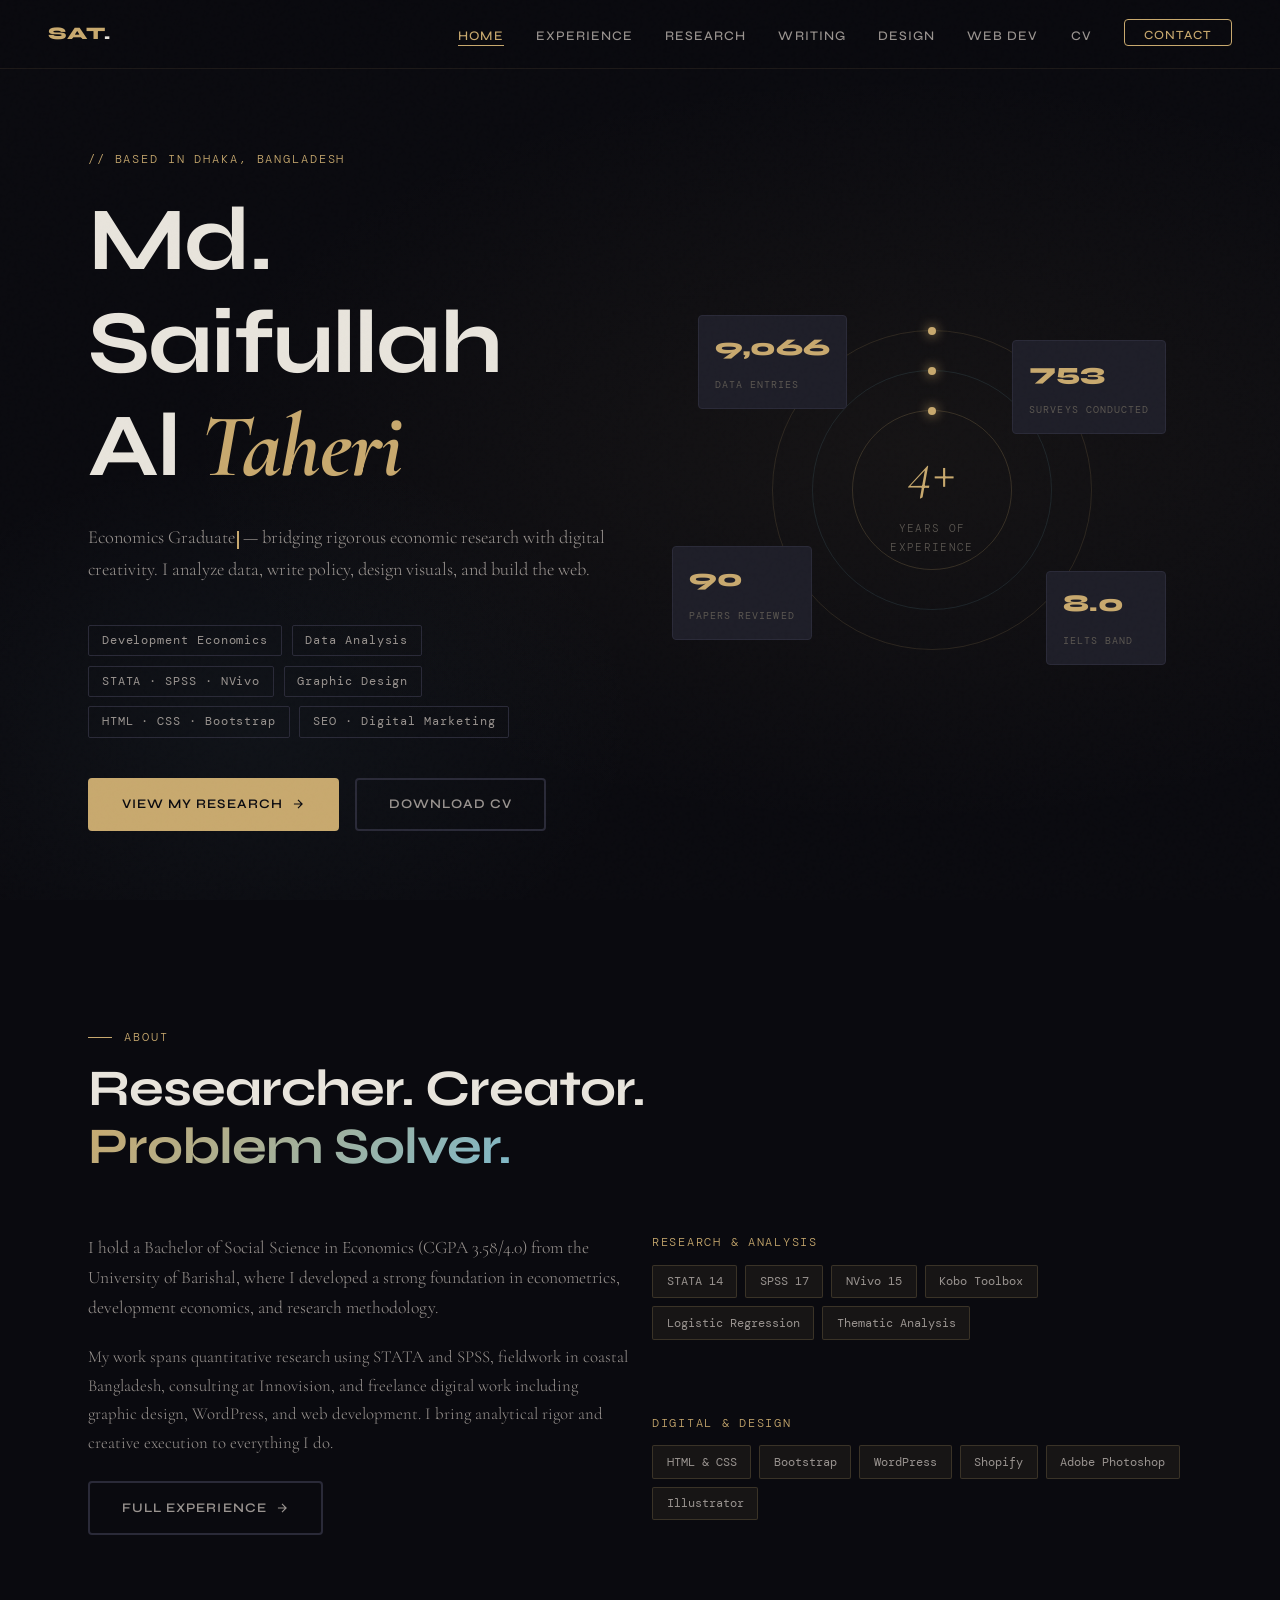
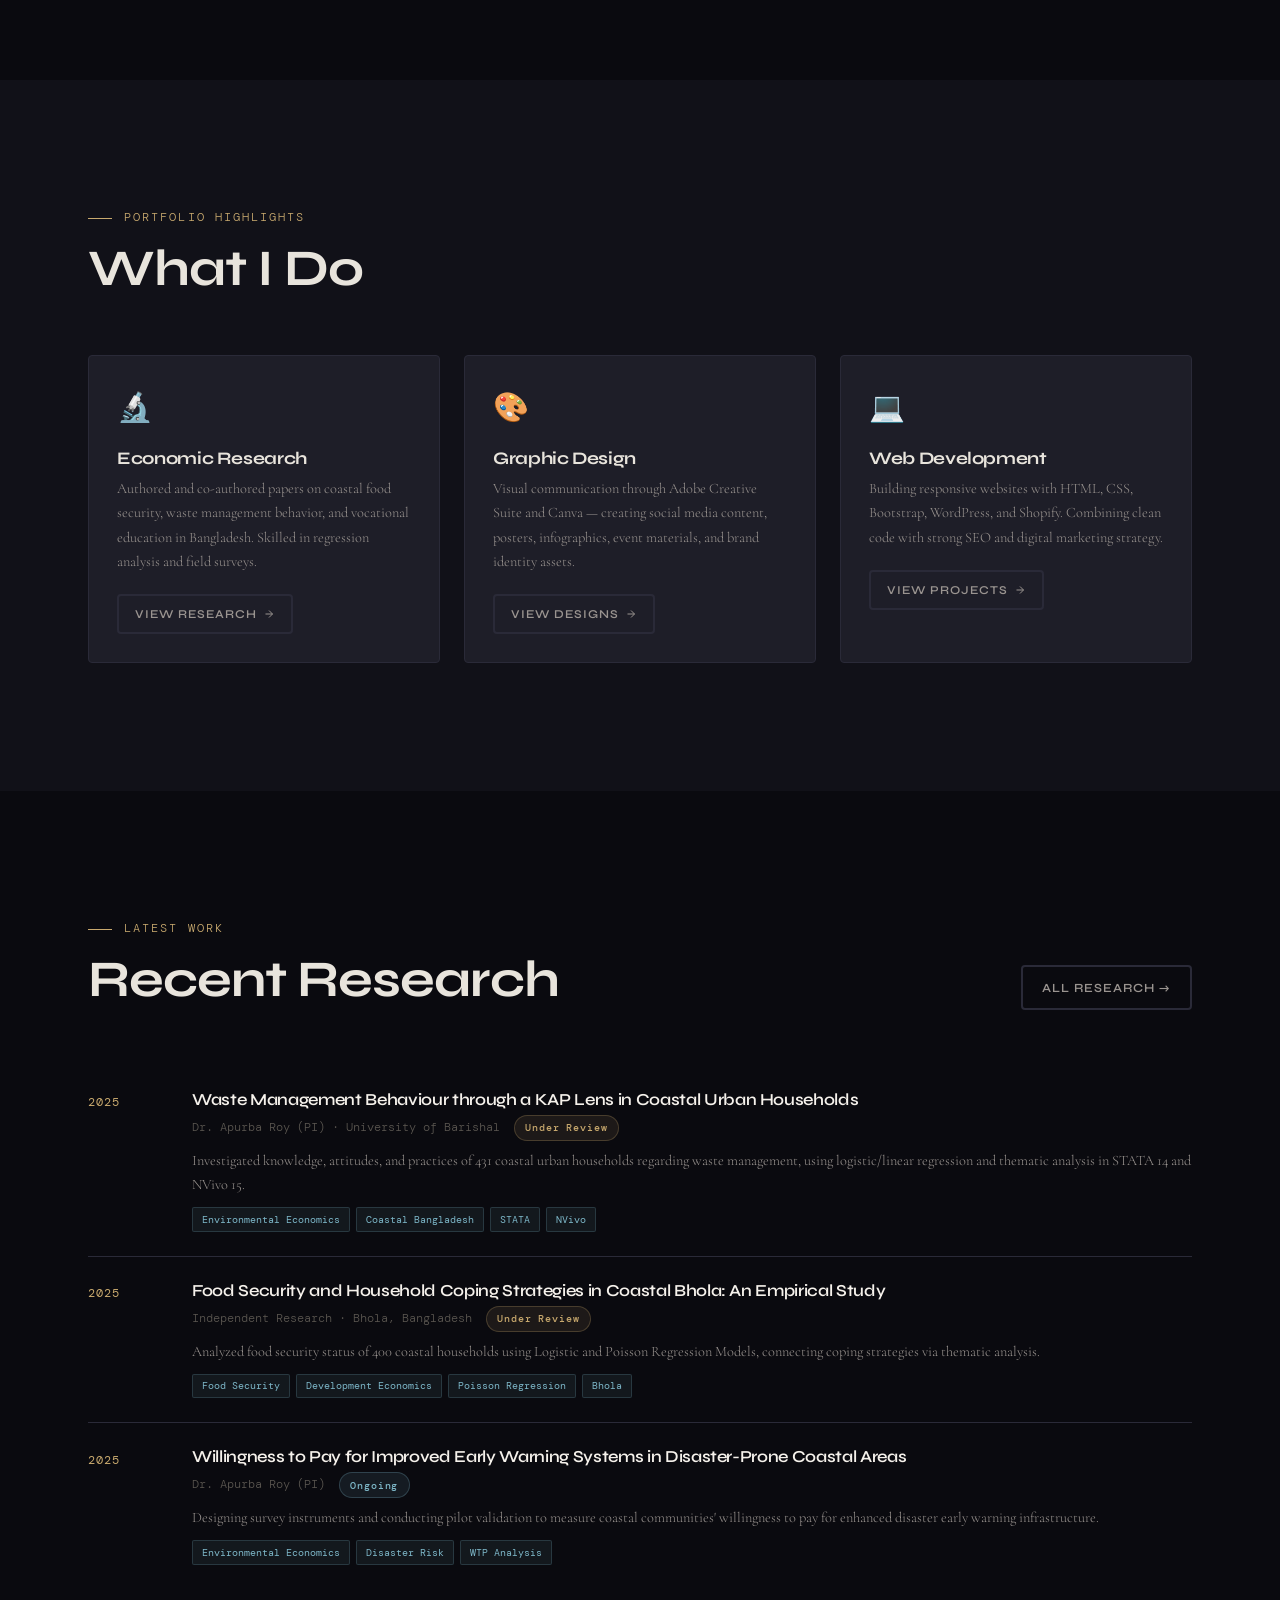
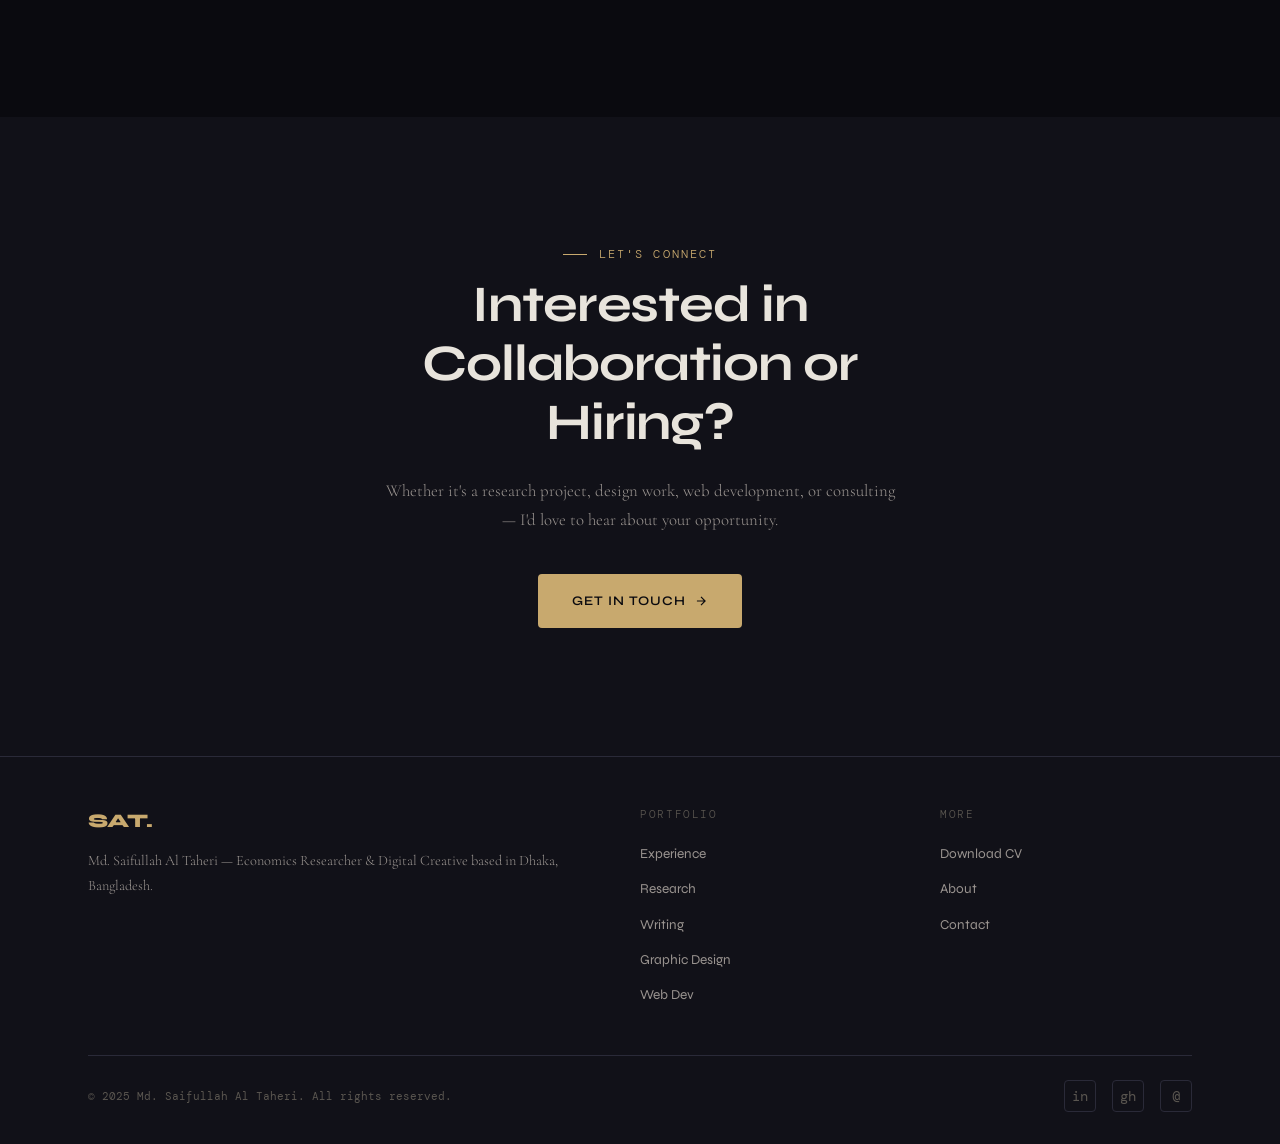
<file: index.html>
<!DOCTYPE html>
<html lang="en">
<head>
  <meta charset="UTF-8" />
  <meta name="viewport" content="width=device-width, initial-scale=1.0" />

  <!-- ══ SEO META TAGS ══════════════════════════════════ -->
  <title>Md. Saifullah Al Taheri | Economics Researcher & Digital Creative — Bangladesh</title>
  <meta name="description" content="Portfolio of Md. Saifullah Al Taheri — Economics graduate from the University of Barishal specializing in development economics, data analysis, research, graphic design, and web development in Bangladesh." />
  <meta name="keywords" content="Saifullah Al Taheri, economics researcher Bangladesh, development economics, data analyst Bangladesh, STATA SPSS researcher, graphic designer Bangladesh, web developer Bangladesh, research assistant Bangladesh, Barishal University economics, policy researcher Bangladesh" />
  <meta name="author" content="Md. Saifullah Al Taheri" />
  <meta name="robots" content="index, follow" />
  <link rel="canonical" href="https://saifullahaltaheri.github.io/" />

  <!-- ══ Open Graph / Social ═══════════════════════════ -->
  <meta property="og:type"        content="website" />
  <meta property="og:url"         content="https://saifullahaltaheri.github.io/" />
  <meta property="og:title"       content="Md. Saifullah Al Taheri | Researcher & Digital Creative" />
  <meta property="og:description" content="Economics graduate, researcher, data analyst, graphic designer, and web developer from Bangladesh." />
  <meta property="og:image"       content="https://saifullahaltaheri.github.io/assets/img/og-image.jpg" />
  <meta name="twitter:card"       content="summary_large_image" />
  <meta name="twitter:title"      content="Md. Saifullah Al Taheri | Portfolio" />
  <meta name="twitter:description" content="Researcher · Data Analyst · Graphic Designer · Web Developer · Bangladesh" />

  <!-- ══ Structured Data (JSON-LD) ═════════════════════ -->
  <script type="application/ld+json">
  {
    "@context": "https://schema.org",
    "@type": "Person",
    "name": "Md. Saifullah Al Taheri",
    "jobTitle": "Economics Researcher & Digital Creative",
    "description": "Economics graduate from the University of Barishal specializing in development economics, data analysis, research, graphic design, and web development.",
    "url": "https://saifullahaltaheri.github.io/",
    "email": "md.saifullah.taheri@gmail.com",
    "telephone": "+8801715656286",
    "address": {
      "@type": "PostalAddress",
      "streetAddress": "Pragati Sarani, Merul Badda",
      "addressLocality": "Dhaka",
      "postalCode": "1212",
      "addressCountry": "BD"
    },
    "alumniOf": {
      "@type": "EducationalOrganization",
      "name": "University of Barishal",
      "url": "https://bu.ac.bd"
    },
    "knowsAbout": ["Economics", "Data Analysis", "Research", "STATA", "SPSS", "Graphic Design", "Web Development", "SEO"],
    "sameAs": [
      "https://www.linkedin.com/in/saifullahaltaheri",
      "https://github.com/saifullahaltaheri"
    ]
  }
  </script>

  <link rel="stylesheet" href="css/style.css" />
  <link rel="icon" href="assets/img/favicon.svg" type="image/svg+xml" />
</head>
<body>

<!-- ══════════════════════════════════════
     NAVIGATION
══════════════════════════════════════ -->
<nav role="navigation" aria-label="Main navigation">
  <a href="index.html" class="nav-logo" aria-label="Home">SAT<span>.</span></a>
  <ul class="nav-links" role="list">
    <li><a href="index.html">Home</a></li>
    <li><a href="pages/experience.html">Experience</a></li>
    <li><a href="pages/research.html">Research</a></li>
    <li><a href="pages/writing.html">Writing</a></li>
    <li><a href="pages/graphic-design.html">Design</a></li>
    <li><a href="pages/web-dev.html">Web Dev</a></li>
    <li><a href="pages/cv.html">CV</a></li>
    <li><a href="pages/contact.html" class="nav-cta">Contact</a></li>
  </ul>
  <div class="hamburger" role="button" aria-label="Toggle menu" tabindex="0">
    <span></span><span></span><span></span>
  </div>
</nav>

<!-- ══════════════════════════════════════
     HERO
══════════════════════════════════════ -->
<main>
<section class="hero" aria-label="Hero section">
  <div class="hero-bg"></div>
  <div class="container">
    <div class="hero-grid">
      <!-- Text Content -->
      <div class="hero-content">
        <p class="hero-eyebrow">&#x2F;&#x2F; based in Dhaka, Bangladesh</p>
        <h1 class="hero-title">
          <span class="line">Md. Saifullah</span>
          <span class="line">Al <span class="highlight">Taheri</span></span>
        </h1>
        <p class="hero-desc">
          <span id="typewriter-text">Economics Graduate</span><span class="cursor"></span>
          &mdash; bridging rigorous economic research with digital creativity. I analyze data, write policy, design visuals, and build the web.
        </p>
        <div class="hero-tags">
          <span class="tag">Development Economics</span>
          <span class="tag">Data Analysis</span>
          <span class="tag">STATA · SPSS · NVivo</span>
          <span class="tag">Graphic Design</span>
          <span class="tag">HTML · CSS · Bootstrap</span>
          <span class="tag">SEO · Digital Marketing</span>
        </div>
        <div class="hero-actions">
          <a href="pages/research.html" class="btn-primary">
            View My Research
            <svg width="14" height="14" fill="none" stroke="currentColor" stroke-width="2" viewBox="0 0 24 24"><path d="M5 12h14M12 5l7 7-7 7"/></svg>
          </a>
          <a href="pages/cv.html" class="btn-outline">Download CV</a>
        </div>
      </div>

      <!-- Visual -->
      <div class="hero-visual" aria-hidden="true">
        <div class="ring ring-1"></div>
        <div class="ring ring-2"></div>
        <div class="ring ring-3"></div>
        <div class="hero-center-text">
          <div class="big-number">4+</div>
          <p>years of<br>experience</p>
        </div>
        <div class="hero-stat stat-tl">
          <span class="hero-stat-number" data-count="10000">0</span>
          <span class="hero-stat-label">Data Entries</span>
        </div>
        <div class="hero-stat stat-tr">
          <span class="hero-stat-number" data-count="831">0</span>
          <span class="hero-stat-label">Surveys Conducted</span>
        </div>
        <div class="hero-stat stat-bl">
          <span class="hero-stat-number" data-count="100">0</span>
          <span class="hero-stat-label">Papers Reviewed</span>
        </div>
        <div class="hero-stat stat-br">
          <span class="hero-stat-number">8.0</span>
          <span class="hero-stat-label">IELTS Band</span>
        </div>
      </div>
    </div>
  </div>
</section>

<!-- ══════════════════════════════════════
     ABOUT SNAPSHOT
══════════════════════════════════════ -->
<section class="section" aria-labelledby="about-heading">
  <div class="container">
    <div class="section-header reveal">
      <p class="section-label">About</p>
      <h2 id="about-heading">Researcher. Creator.<br><span class="gradient-text">Problem Solver.</span></h2>
    </div>
    <div class="grid-2 reveal">
      <div>
        <p style="font-size:1.1rem; margin-bottom:1.25rem;">
          I hold a Bachelor of Social Science in Economics (CGPA 3.58/4.0) from the University of Barishal, where I developed a strong foundation in econometrics, development economics, and research methodology.
        </p>
        <p>
          My work spans quantitative research using STATA and SPSS, fieldwork in coastal Bangladesh, consulting at Innovision, and freelance digital work including graphic design, WordPress, and web development. I bring analytical rigor and creative execution to everything I do.
        </p>
        <a href="pages/experience.html" class="btn-outline mt-4" style="display:inline-flex; align-items:center; gap:0.5rem; margin-top:1.5rem;">
          Full Experience
          <svg width="14" height="14" fill="none" stroke="currentColor" stroke-width="2" viewBox="0 0 24 24"><path d="M5 12h14M12 5l7 7-7 7"/></svg>
        </a>
      </div>
      <div>
        <div class="skill-group">
          <p class="skill-group-title">Research & Analysis</p>
          <div class="skill-tags stagger">
            <span class="skill-tag">STATA 14</span>
            <span class="skill-tag">SPSS 17</span>
            <span class="skill-tag">NVivo 15</span>
            <span class="skill-tag">Kobo Toolbox</span>
            <span class="skill-tag">Logistic Regression</span>
            <span class="skill-tag">Thematic Analysis</span>
            <span class="skill-tag">Poisson Regression</span>
            <span class="skill-tag">EViews</span>
          </div>
        </div>
        <div class="skill-group mt-3">
          <p class="skill-group-title">Digital & Design</p>
          <div class="skill-tags stagger">
            <span class="skill-tag">HTML &amp; CSS</span>
            <span class="skill-tag">Bootstrap</span>
            <span class="skill-tag">WordPress</span>
            <span class="skill-tag">Shopify</span>
            <span class="skill-tag">Adobe Photoshop</span>
            <span class="skill-tag">Illustrator</span>
            <span class="skill-tag">Premiere Pro</span>
            <span class="skill-tag">Canva</span>
            <span class="skill-tag">SEO</span>
          </div>
        </div>
      </div>
    </div>
  </div>
</section>

<!-- ══════════════════════════════════════
     FEATURED WORK
══════════════════════════════════════ -->
<section class="section" style="background:var(--bg2);" aria-labelledby="work-heading">
  <div class="container">
    <div class="section-header reveal">
      <p class="section-label">Portfolio Highlights</p>
      <h2 id="work-heading">What I Do</h2>
    </div>
    <div class="grid-3 stagger" role="list">

      <article class="card" role="listitem">
        <div style="font-size:1.8rem; margin-bottom:1rem;">🔬</div>
        <h3 style="font-size:1.1rem; margin-bottom:0.5rem;">Economic Research</h3>
        <p style="font-size:0.9rem;">Authored and co-authored papers on coastal food security, waste management behavior, and vocational education in Bangladesh. Skilled in regression analysis and field surveys.</p>
        <a href="pages/research.html" class="btn-outline mt-4" style="font-size:0.75rem; padding:0.5rem 1rem; display:inline-flex; align-items:center; gap:0.4rem; margin-top:1.2rem;">
          View Research
          <svg width="12" height="12" fill="none" stroke="currentColor" stroke-width="2" viewBox="0 0 24 24"><path d="M5 12h14M12 5l7 7-7 7"/></svg>
        </a>
      </article>

      <article class="card" role="listitem">
        <div style="font-size:1.8rem; margin-bottom:1rem;">🎨</div>
        <h3 style="font-size:1.1rem; margin-bottom:0.5rem;">Graphic Design</h3>
        <p style="font-size:0.9rem;">Visual communication through Adobe Creative Suite and Canva — creating social media content, posters, infographics, event materials, and brand identity assets.</p>
        <a href="pages/graphic-design.html" class="btn-outline mt-4" style="font-size:0.75rem; padding:0.5rem 1rem; display:inline-flex; align-items:center; gap:0.4rem; margin-top:1.2rem;">
          View Designs
          <svg width="12" height="12" fill="none" stroke="currentColor" stroke-width="2" viewBox="0 0 24 24"><path d="M5 12h14M12 5l7 7-7 7"/></svg>
        </a>
      </article>

      <article class="card" role="listitem">
        <div style="font-size:1.8rem; margin-bottom:1rem;">💻</div>
        <h3 style="font-size:1.1rem; margin-bottom:0.5rem;">Web Development</h3>
        <p style="font-size:0.9rem;">Building responsive websites with HTML, CSS, Bootstrap, WordPress, and Shopify. Combining clean code with strong SEO and digital marketing strategy.</p>
        <a href="pages/web-dev.html" class="btn-outline mt-4" style="font-size:0.75rem; padding:0.5rem 1rem; display:inline-flex; align-items:center; gap:0.4rem; margin-top:1.2rem;">
          View Projects
          <svg width="12" height="12" fill="none" stroke="currentColor" stroke-width="2" viewBox="0 0 24 24"><path d="M5 12h14M12 5l7 7-7 7"/></svg>
        </a>
      </article>

    </div>
  </div>
</section>

<!-- ══════════════════════════════════════
     RECENT RESEARCH (PREVIEW)
══════════════════════════════════════ -->
<section class="section" aria-labelledby="research-preview-heading">
  <div class="container">
    <div class="section-header reveal" style="display:flex; justify-content:space-between; align-items:flex-end;">
      <div>
        <p class="section-label">Latest Work</p>
        <h2 id="research-preview-heading">Recent Research</h2>
      </div>
      <a href="pages/research.html" class="btn-outline" style="font-size:0.78rem; padding:0.6rem 1.2rem;">All Research →</a>
    </div>

    <div class="reveal">
      <div class="pub-item">
        <div class="pub-year">2025</div>
        <div>
          <h3 class="pub-title">Waste Management Behaviour through a KAP Lens in Coastal Urban Households</h3>
          <p class="pub-meta">Dr. Apurba Roy (PI) · University of Barishal &nbsp;<span class="badge badge-review">Under Review</span></p>
          <p class="pub-abstract">Investigated knowledge, attitudes, and practices of 431 coastal urban households regarding waste management, using logistic/linear regression and thematic analysis in STATA 14 and NVivo 15.</p>
          <div class="pub-tags">
            <span class="pub-tag">Environmental Economics</span>
            <span class="pub-tag">Coastal Bangladesh</span>
            <span class="pub-tag">STATA</span>
            <span class="pub-tag">NVivo</span>
          </div>
        </div>
      </div>

      <div class="pub-item">
        <div class="pub-year">2025</div>
        <div>
          <h3 class="pub-title">Food Security and Household Coping Strategies in Coastal Bhola: An Empirical Study</h3>
          <p class="pub-meta">Independent Research · Bhola, Bangladesh &nbsp;<span class="badge badge-review">Under Review</span></p>
          <p class="pub-abstract">Analyzed food security status of 400 coastal households using Logistic and Poisson Regression Models, connecting coping strategies via thematic analysis.</p>
          <div class="pub-tags">
            <span class="pub-tag">Food Security</span>
            <span class="pub-tag">Development Economics</span>
            <span class="pub-tag">Poisson Regression</span>
            <span class="pub-tag">Bhola</span>
          </div>
        </div>
      </div>

      <div class="pub-item">
        <div class="pub-year">2025</div>
        <div>
          <h3 class="pub-title">Willingness to Pay for Improved Early Warning Systems in Disaster-Prone Coastal Areas</h3>
          <p class="pub-meta">Dr. Apurba Roy (PI) &nbsp;<span class="badge badge-ongoing">Ongoing</span></p>
          <p class="pub-abstract">Designing survey instruments and conducting pilot validation to measure coastal communities' willingness to pay for enhanced disaster early warning infrastructure.</p>
          <div class="pub-tags">
            <span class="pub-tag">Environmental Economics</span>
            <span class="pub-tag">Disaster Risk</span>
            <span class="pub-tag">WTP Analysis</span>
          </div>
        </div>
      </div>
    </div>
  </div>
</section>

<!-- ══════════════════════════════════════
     CALL TO ACTION
══════════════════════════════════════ -->
<section class="section" style="background:var(--bg2);" aria-label="Call to action">
  <div class="container" style="text-align:center;">
    <div class="reveal">
      <p class="section-label" style="justify-content:center;">Let's Connect</p>
      <h2 style="max-width:600px; margin:0.5rem auto 1.5rem;">Interested in Collaboration or Hiring?</h2>
      <p style="max-width:520px; margin:0 auto 2.5rem;">Whether it's a research project, design work, web development, or consulting — I'd love to hear about your opportunity.</p>
      <a href="pages/contact.html" class="btn-primary">
        Get In Touch
        <svg width="14" height="14" fill="none" stroke="currentColor" stroke-width="2" viewBox="0 0 24 24"><path d="M5 12h14M12 5l7 7-7 7"/></svg>
      </a>
    </div>
  </div>
</section>
</main>

<!-- ══════════════════════════════════════
     FOOTER
══════════════════════════════════════ -->
<footer role="contentinfo">
  <div class="container">
    <div class="footer-grid">
      <div>
        <div class="footer-brand-name">SAT.</div>
        <p class="footer-tagline">Md. Saifullah Al Taheri — Economics Researcher &amp; Digital Creative based in Dhaka, Bangladesh.</p>
      </div>
      <div>
        <p class="footer-heading">Portfolio</p>
        <ul class="footer-links" role="list">
          <li><a href="pages/experience.html">Experience</a></li>
          <li><a href="pages/research.html">Research</a></li>
          <li><a href="pages/writing.html">Writing</a></li>
          <li><a href="pages/graphic-design.html">Graphic Design</a></li>
          <li><a href="pages/web-dev.html">Web Dev</a></li>
        </ul>
      </div>
      <div>
        <p class="footer-heading">More</p>
        <ul class="footer-links" role="list">
          <li><a href="pages/cv.html">Download CV</a></li>
          <li><a href="pages/about.html">About</a></li>
          <li><a href="pages/contact.html">Contact</a></li>
        </ul>
      </div>
    </div>
    <div class="footer-bottom">
      <span>&copy; 2025 Md. Saifullah Al Taheri. All rights reserved.</span>
      <div class="footer-socials">
        <!-- UPDATE: Replace # with real profile URLs -->
        <a href="#" class="footer-social" aria-label="LinkedIn" rel="noopener noreferrer">in</a>
        <a href="#" class="footer-social" aria-label="GitHub" rel="noopener noreferrer">gh</a>
        <a href="mailto:md.saifullah.taheri@gmail.com" class="footer-social" aria-label="Email">@</a>
      </div>
    </div>
  </div>
</footer>

<script src="js/main.js"></script>
</body>
</html>
</file>
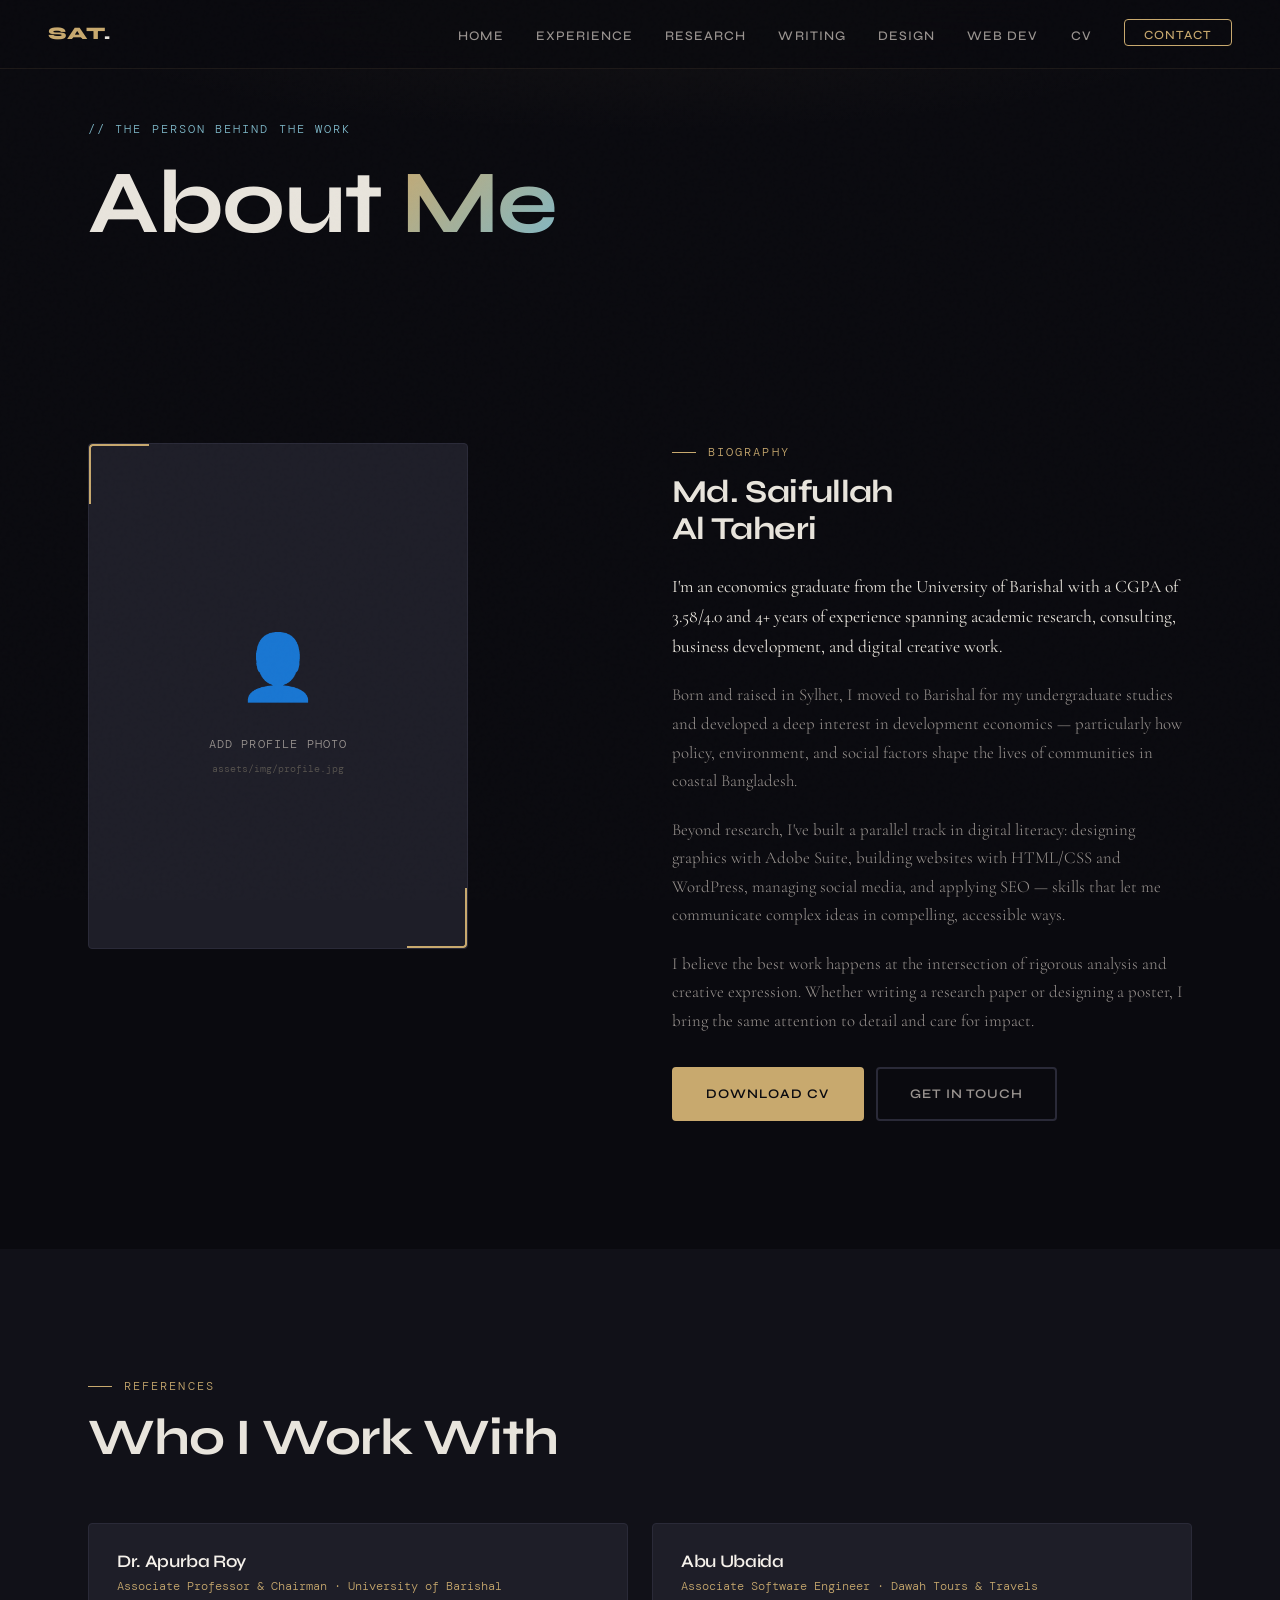
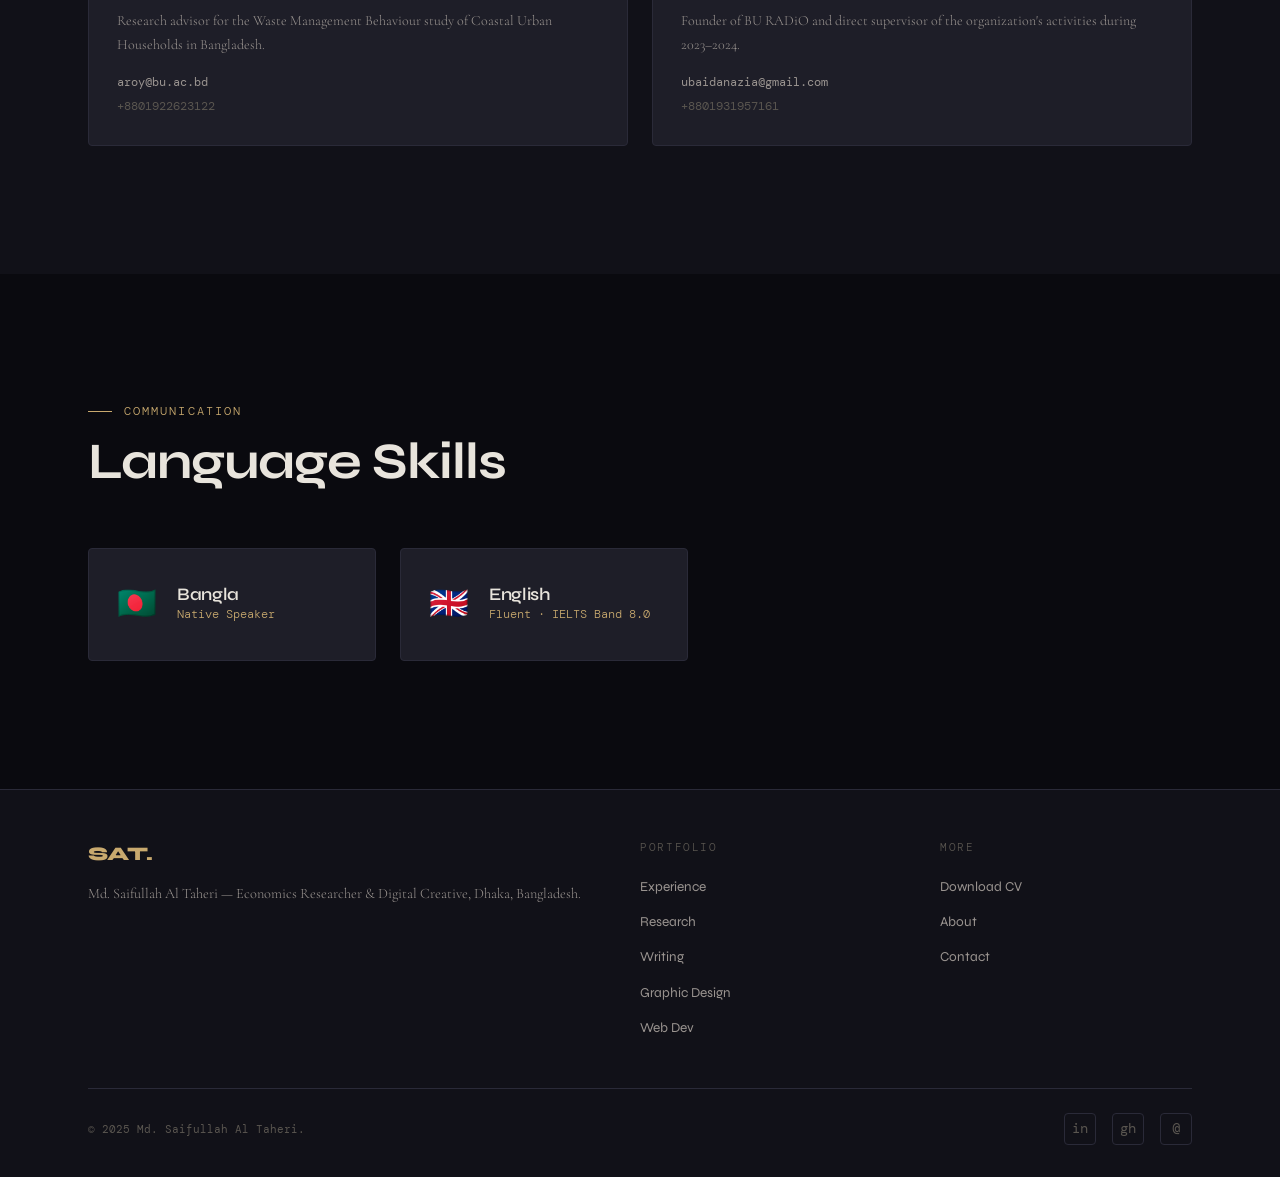
<file: about.html>
<!DOCTYPE html>
<html lang="en">
<head>
  <meta charset="UTF-8" />
  <meta name="viewport" content="width=device-width, initial-scale=1.0" />
  <title>About | Md. Saifullah Al Taheri — Economics Researcher & Digital Creative Bangladesh</title>
  <meta name="description" content="About Md. Saifullah Al Taheri — economics graduate from the University of Barishal, researcher, graphic designer, web developer, and community leader from Bangladesh." />
  <meta name="keywords" content="Saifullah Al Taheri about, who is Saifullah Al Taheri, economics graduate Bangladesh, University of Barishal, Sylhet Bangladesh researcher" />
  <meta name="author" content="Md. Saifullah Al Taheri" />
  <meta name="robots" content="index, follow" />
  <link rel="canonical" href="https://saifullahaltaheri.github.io/pages/about.html" />
  <link rel="stylesheet" href="../css/style.css" />
</head>
<body>

<nav role="navigation" aria-label="Main navigation">
  <a href="../index.html" class="nav-logo">SAT<span>.</span></a>
  <ul class="nav-links" role="list">
    <li><a href="../index.html">Home</a></li>
    <li><a href="experience.html">Experience</a></li>
    <li><a href="research.html">Research</a></li>
    <li><a href="writing.html">Writing</a></li>
    <li><a href="graphic-design.html">Design</a></li>
    <li><a href="web-dev.html">Web Dev</a></li>
    <li><a href="cv.html">CV</a></li>
    <li><a href="contact.html" class="nav-cta">Contact</a></li>
  </ul>
  <div class="hamburger" role="button" aria-label="Toggle menu" tabindex="0">
    <span></span><span></span><span></span>
  </div>
</nav>

<main>
<section class="page-hero">
  <div class="page-hero-bg"></div>
  <div class="container">
    <p class="page-hero-label">&#x2F;&#x2F; the person behind the work</p>
    <h1 class="page-hero-title">About <span class="gradient-text">Me</span></h1>
  </div>
</section>

<!-- BIO -->
<section class="section">
  <div class="container">
    <div class="grid-2 reveal" style="gap:4rem; align-items:start;">

      <!-- Photo placeholder -->
      <div>
        <div style="aspect-ratio:3/4; background:var(--surface); border:1px solid var(--border); border-radius:var(--radius); display:flex; align-items:center; justify-content:center; max-width:380px; overflow:hidden; position:relative;">
          <!-- ═══════════════════════════════════════════════
               INSTRUCTION: Replace this placeholder with your photo.
               Add your photo to assets/img/profile.jpg and replace
               the div below with:
               <img src="../assets/img/profile.jpg" alt="Md. Saifullah Al Taheri" style="width:100%; height:100%; object-fit:cover;" />
               ═══════════════════════════════════════════════ -->
          <div style="text-align:center; color:var(--text-muted);">
            <div style="font-size:4rem; margin-bottom:0.75rem;">👤</div>
            <p style="font-family:var(--font-mono); font-size:0.72rem; letter-spacing:0.1em; text-transform:uppercase;">Add Profile Photo</p>
            <p style="font-family:var(--font-mono); font-size:0.65rem; color:var(--text-muted); margin-top:0.3rem;">assets/img/profile.jpg</p>
          </div>
          <!-- Decorative corner accent -->
          <div style="position:absolute; bottom:0; right:0; width:60px; height:60px; border-right:2px solid var(--accent); border-bottom:2px solid var(--accent); border-radius:0 0 var(--radius) 0;"></div>
          <div style="position:absolute; top:0; left:0; width:60px; height:60px; border-left:2px solid var(--accent); border-top:2px solid var(--accent); border-radius:var(--radius) 0 0 0;"></div>
        </div>
      </div>

      <!-- Bio text -->
      <div>
        <div class="section-header" style="margin-bottom:1.5rem;">
          <p class="section-label">Biography</p>
          <h2 style="font-size:2rem;">Md. Saifullah<br>Al Taheri</h2>
        </div>

        <p style="font-family:var(--font-serif); font-size:1.1rem; font-weight:400; color:var(--text); margin-bottom:1.25rem;">
          I'm an economics graduate from the University of Barishal with a CGPA of 3.58/4.0 and 4+ years of experience spanning academic research, consulting, business development, and digital creative work.
        </p>
        <p style="margin-bottom:1.25rem;">
          Born and raised in Sylhet, I moved to Barishal for my undergraduate studies and developed a deep interest in development economics — particularly how policy, environment, and social factors shape the lives of communities in coastal Bangladesh.
        </p>
        <p style="margin-bottom:1.25rem;">
          Beyond research, I've built a parallel track in digital literacy: designing graphics with Adobe Suite, building websites with HTML/CSS and WordPress, managing social media, and applying SEO — skills that let me communicate complex ideas in compelling, accessible ways.
        </p>
        <p>
          I believe the best work happens at the intersection of rigorous analysis and creative expression. Whether writing a research paper or designing a poster, I bring the same attention to detail and care for impact.
        </p>

        <div style="display:flex; gap:0.75rem; flex-wrap:wrap; margin-top:2rem;">
          <a href="cv.html" class="btn-primary">Download CV</a>
          <a href="contact.html" class="btn-outline">Get In Touch</a>
        </div>
      </div>

    </div>
  </div>
</section>

<!-- REFERENCES -->
<section class="section" style="background:var(--bg2);">
  <div class="container">
    <div class="section-header reveal">
      <p class="section-label">References</p>
      <h2>Who I Work With</h2>
    </div>
    <div class="grid-2 stagger">
      <div class="card">
        <h4 style="color:var(--white); margin-bottom:0.3rem;">Dr. Apurba Roy</h4>
        <p style="font-family:var(--font-mono); font-size:0.72rem; color:var(--accent); margin-bottom:0.75rem;">Associate Professor &amp; Chairman · University of Barishal</p>
        <p style="font-size:0.88rem;">Research advisor for the Waste Management Behaviour study of Coastal Urban Households in Bangladesh.</p>
        <div style="margin-top:1rem; display:flex; flex-direction:column; gap:0.3rem;">
          <a href="mailto:aroy@bu.ac.bd" style="font-family:var(--font-mono); font-size:0.72rem; color:var(--text-dim); transition:color 0.3s;" onmouseover="this.style.color='var(--accent)'" onmouseout="this.style.color='var(--text-dim)'">aroy@bu.ac.bd</a>
          <span style="font-family:var(--font-mono); font-size:0.72rem; color:var(--text-muted);">+8801922623122</span>
        </div>
      </div>
      <div class="card">
        <h4 style="color:var(--white); margin-bottom:0.3rem;">Abu Ubaida</h4>
        <p style="font-family:var(--font-mono); font-size:0.72rem; color:var(--accent); margin-bottom:0.75rem;">Associate Software Engineer · Dawah Tours &amp; Travels</p>
        <p style="font-size:0.88rem;">Founder of BU RADiO and direct supervisor of the organization's activities during 2023–2024.</p>
        <div style="margin-top:1rem; display:flex; flex-direction:column; gap:0.3rem;">
          <a href="mailto:ubaidanazia@gmail.com" style="font-family:var(--font-mono); font-size:0.72rem; color:var(--text-dim); transition:color 0.3s;" onmouseover="this.style.color='var(--accent)'" onmouseout="this.style.color='var(--text-dim)'">ubaidanazia@gmail.com</a>
          <span style="font-family:var(--font-mono); font-size:0.72rem; color:var(--text-muted);">+8801931957161</span>
        </div>
      </div>
    </div>
  </div>
</section>

<!-- LANGUAGES -->
<section class="section">
  <div class="container">
    <div class="section-header reveal">
      <p class="section-label">Communication</p>
      <h2>Language Skills</h2>
    </div>
    <div class="grid-2 stagger" style="max-width:600px;">
      <div class="card" style="display:flex; align-items:center; gap:1.25rem;">
        <div style="font-size:2rem;">🇧🇩</div>
        <div>
          <h4>Bangla</h4>
          <p style="font-family:var(--font-mono); font-size:0.72rem; color:var(--accent);">Native Speaker</p>
        </div>
      </div>
      <div class="card" style="display:flex; align-items:center; gap:1.25rem;">
        <div style="font-size:2rem;">🇬🇧</div>
        <div>
          <h4>English</h4>
          <p style="font-family:var(--font-mono); font-size:0.72rem; color:var(--accent);">Fluent · IELTS Band 8.0</p>
        </div>
      </div>
    </div>
  </div>
</section>
</main>

<footer role="contentinfo">
  <div class="container">
    <div class="footer-grid">
      <div>
        <div class="footer-brand-name">SAT.</div>
        <p class="footer-tagline">Md. Saifullah Al Taheri — Economics Researcher &amp; Digital Creative, Dhaka, Bangladesh.</p>
      </div>
      <div>
        <p class="footer-heading">Portfolio</p>
        <ul class="footer-links">
          <li><a href="experience.html">Experience</a></li>
          <li><a href="research.html">Research</a></li>
          <li><a href="writing.html">Writing</a></li>
          <li><a href="graphic-design.html">Graphic Design</a></li>
          <li><a href="web-dev.html">Web Dev</a></li>
        </ul>
      </div>
      <div>
        <p class="footer-heading">More</p>
        <ul class="footer-links">
          <li><a href="cv.html">Download CV</a></li>
          <li><a href="about.html">About</a></li>
          <li><a href="contact.html">Contact</a></li>
        </ul>
      </div>
    </div>
    <div class="footer-bottom">
      <span>&copy; 2025 Md. Saifullah Al Taheri.</span>
      <div class="footer-socials">
        <a href="#" class="footer-social" aria-label="LinkedIn">in</a>
        <a href="#" class="footer-social" aria-label="GitHub">gh</a>
        <a href="mailto:md.saifullah.taheri@gmail.com" class="footer-social" aria-label="Email">@</a>
      </div>
    </div>
  </div>
</footer>
<script src="../js/main.js"></script>
</body>
</html>
</file>
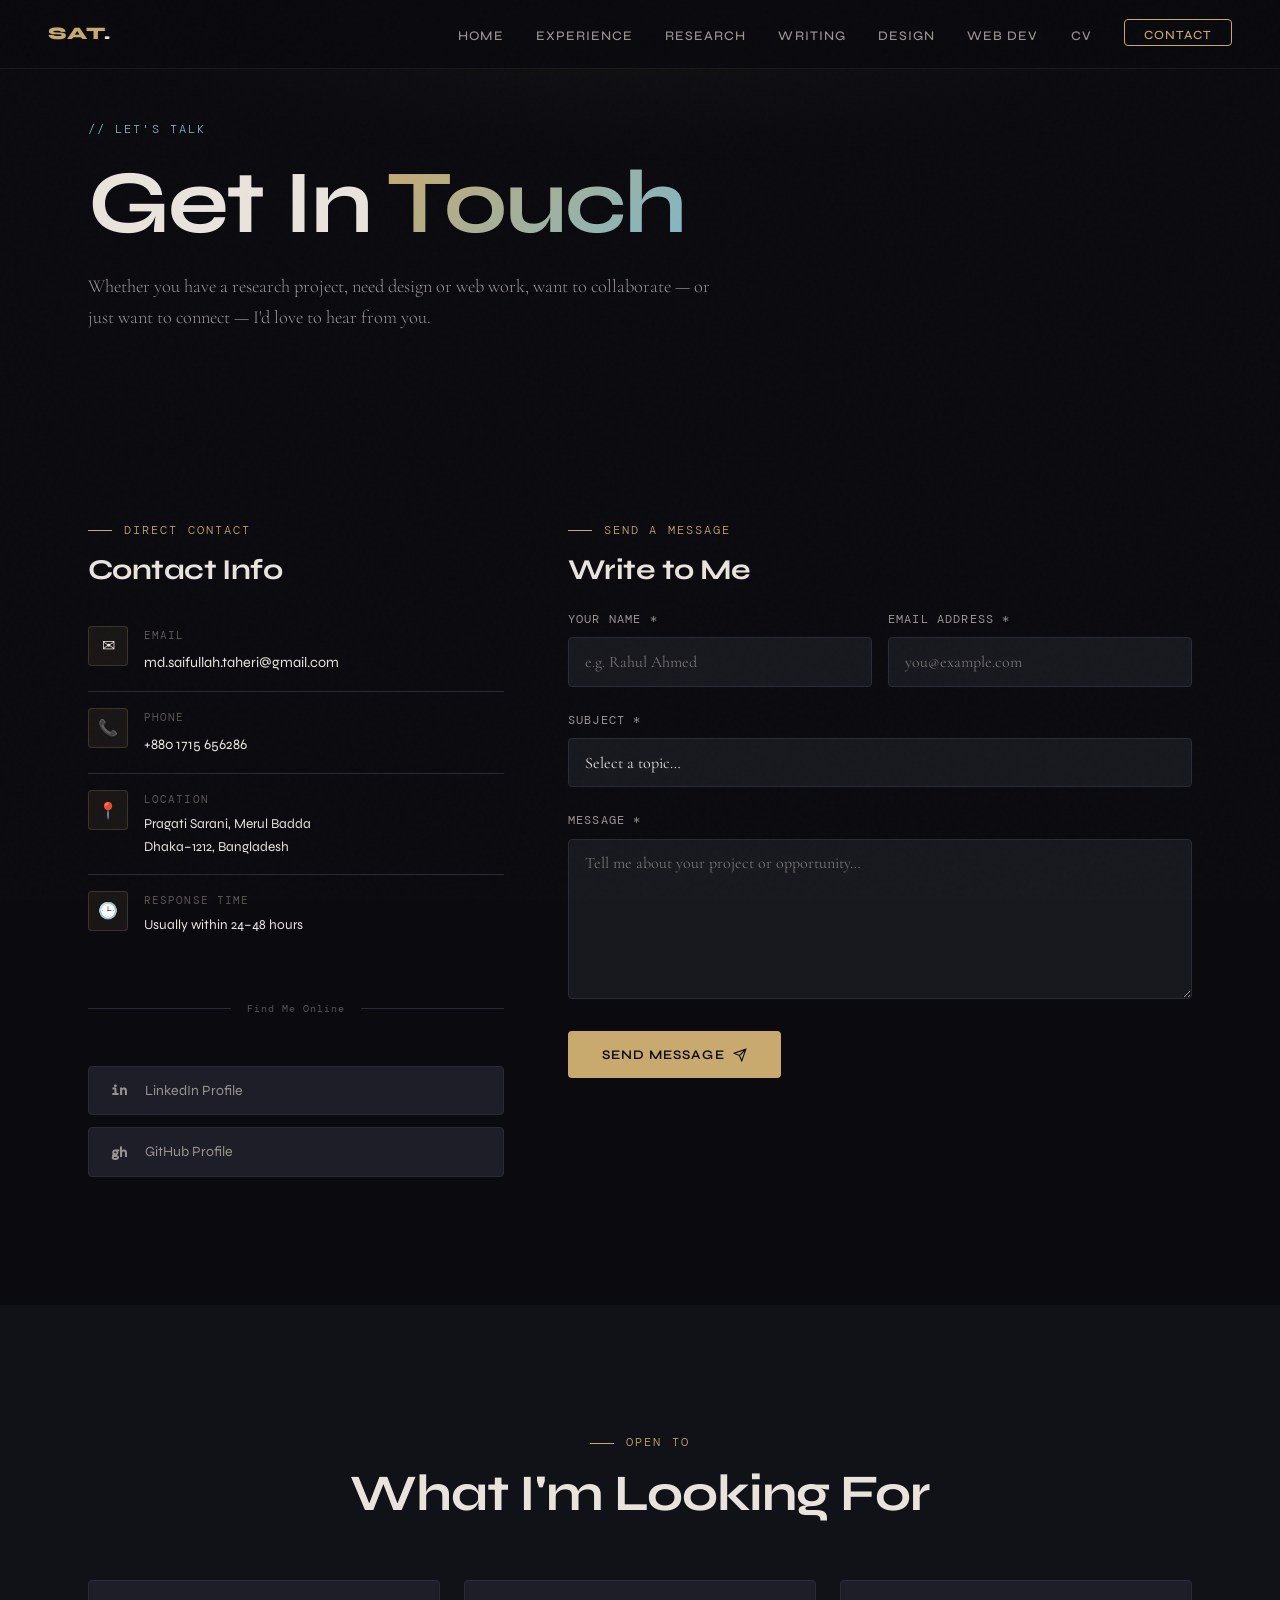
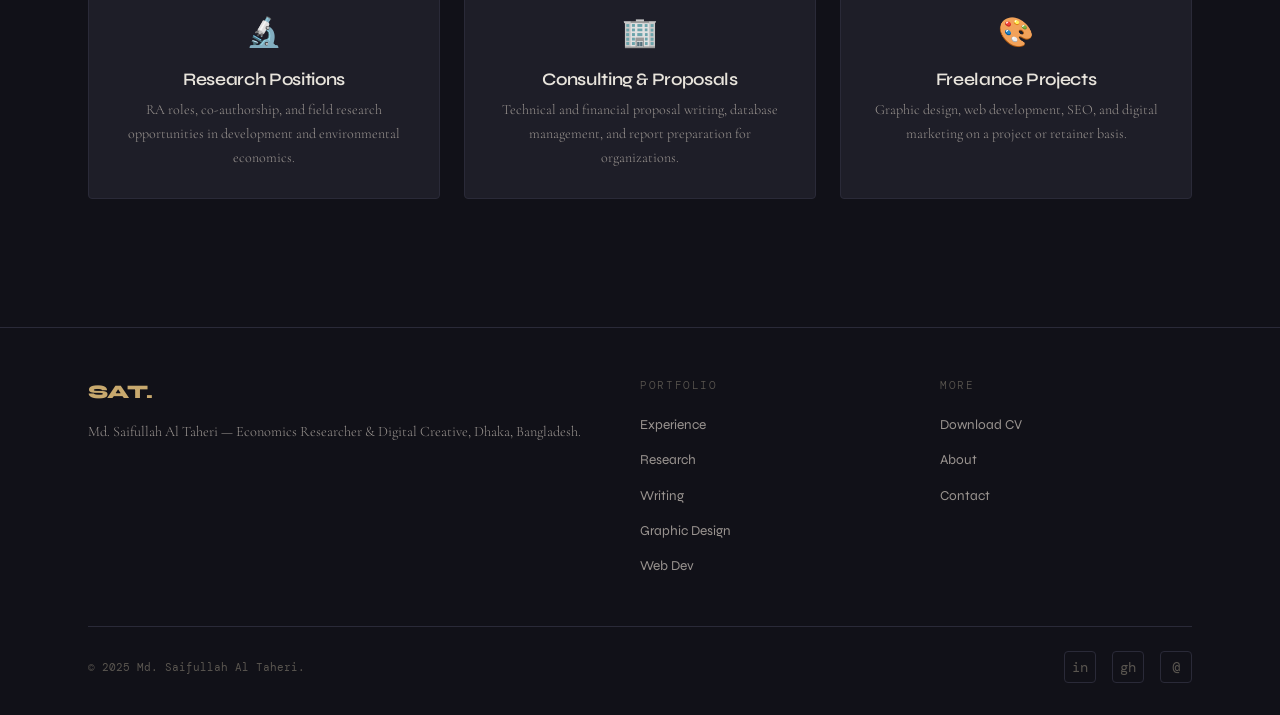
<file: contact.html>
<!DOCTYPE html>
<html lang="en">
<head>
  <meta charset="UTF-8" />
  <meta name="viewport" content="width=device-width, initial-scale=1.0" />
  <title>Contact | Md. Saifullah Al Taheri — Economics Researcher Bangladesh</title>
  <meta name="description" content="Get in touch with Md. Saifullah Al Taheri for research collaboration, consulting, graphic design, web development, or any other enquiry." />
  <meta name="keywords" content="contact Saifullah Al Taheri, hire economics researcher Bangladesh, freelance web developer contact, graphic designer hire Bangladesh" />
  <meta name="author" content="Md. Saifullah Al Taheri" />
  <meta name="robots" content="index, follow" />
  <link rel="canonical" href="https://saifullahaltaheri.github.io/pages/contact.html" />
  <link rel="stylesheet" href="../css/style.css" />
  <style>
    .contact-grid {
      display: grid;
      grid-template-columns: 1fr 1.5fr;
      gap: 4rem;
      align-items: start;
    }
    @media (max-width: 860px) {
      .contact-grid { grid-template-columns: 1fr; }
    }
    .form-success {
      display: none;
      padding: 1.5rem;
      background: rgba(126,184,201,0.08);
      border: 1px solid rgba(126,184,201,0.3);
      border-radius: var(--radius);
      margin-top: 1rem;
      font-family: var(--font-mono);
      font-size: 0.8rem;
      color: var(--accent2);
    }
  </style>
</head>
<body>

<nav role="navigation" aria-label="Main navigation">
  <a href="../index.html" class="nav-logo">SAT<span>.</span></a>
  <ul class="nav-links" role="list">
    <li><a href="../index.html">Home</a></li>
    <li><a href="experience.html">Experience</a></li>
    <li><a href="research.html">Research</a></li>
    <li><a href="writing.html">Writing</a></li>
    <li><a href="graphic-design.html">Design</a></li>
    <li><a href="web-dev.html">Web Dev</a></li>
    <li><a href="cv.html">CV</a></li>
    <li><a href="contact.html" class="nav-cta">Contact</a></li>
  </ul>
  <div class="hamburger" role="button" aria-label="Toggle menu" tabindex="0">
    <span></span><span></span><span></span>
  </div>
</nav>

<main>
<section class="page-hero">
  <div class="page-hero-bg"></div>
  <div class="container">
    <p class="page-hero-label">&#x2F;&#x2F; let's talk</p>
    <h1 class="page-hero-title">Get In <span class="gradient-text">Touch</span></h1>
    <p class="page-hero-desc">Whether you have a research project, need design or web work, want to collaborate — or just want to connect — I'd love to hear from you.</p>
  </div>
</section>

<section class="section">
  <div class="container">
    <div class="contact-grid">

      <!-- Left: contact info -->
      <div class="reveal">
        <div class="section-header" style="margin-bottom:1.5rem;">
          <p class="section-label">Direct Contact</p>
          <h2 style="font-size:1.8rem;">Contact Info</h2>
        </div>

        <div class="contact-detail">
          <div class="contact-icon">✉</div>
          <div>
            <div class="contact-label">Email</div>
            <a href="mailto:md.saifullah.taheri@gmail.com" class="contact-value">md.saifullah.taheri@gmail.com</a>
          </div>
        </div>

        <div class="contact-detail">
          <div class="contact-icon">📞</div>
          <div>
            <div class="contact-label">Phone</div>
            <a href="tel:+8801715656286" class="contact-value">+880 1715 656286</a>
          </div>
        </div>

        <div class="contact-detail">
          <div class="contact-icon">📍</div>
          <div>
            <div class="contact-label">Location</div>
            <div class="contact-value" style="font-size:0.85rem;">Pragati Sarani, Merul Badda<br>Dhaka–1212, Bangladesh</div>
          </div>
        </div>

        <div class="contact-detail" style="border:none;">
          <div class="contact-icon">🕒</div>
          <div>
            <div class="contact-label">Response Time</div>
            <div class="contact-value" style="font-size:0.85rem;">Usually within 24–48 hours</div>
          </div>
        </div>

        <div class="divider">Find Me Online</div>

        <div style="display:flex; flex-direction:column; gap:0.75rem;">
          <!-- UPDATE: Replace # with real URLs -->
          <a href="#" target="_blank" rel="noopener" style="display:flex; align-items:center; gap:0.75rem; padding:0.75rem 1rem; background:var(--surface); border:1px solid var(--border); border-radius:var(--radius); transition:var(--transition); color:var(--text-dim);" onmouseover="this.style.borderColor='rgba(200,169,110,0.4)'; this.style.color='var(--accent)'" onmouseout="this.style.borderColor='var(--border)'; this.style.color='var(--text-dim)'">
            <span style="font-family:var(--font-mono); font-size:0.85rem; font-weight:600; width:28px; text-align:center;">in</span>
            <span style="font-family:var(--font-display); font-size:0.88rem;">LinkedIn Profile</span>
          </a>
          <a href="#" target="_blank" rel="noopener" style="display:flex; align-items:center; gap:0.75rem; padding:0.75rem 1rem; background:var(--surface); border:1px solid var(--border); border-radius:var(--radius); transition:var(--transition); color:var(--text-dim);" onmouseover="this.style.borderColor='rgba(200,169,110,0.4)'; this.style.color='var(--accent)'" onmouseout="this.style.borderColor='var(--border)'; this.style.color='var(--text-dim)'">
            <span style="font-family:var(--font-mono); font-size:0.85rem; font-weight:600; width:28px; text-align:center;">gh</span>
            <span style="font-family:var(--font-display); font-size:0.88rem;">GitHub Profile</span>
          </a>
          <!-- Add ResearchGate, Academia.edu, etc. as needed -->
        </div>
      </div>

      <!-- Right: contact form -->
      <div class="reveal">
        <div class="section-header" style="margin-bottom:1.5rem;">
          <p class="section-label">Send a Message</p>
          <h2 style="font-size:1.8rem;">Write to Me</h2>
        </div>

        <!-- ═══════════════════════════════════════════════
             INSTRUCTION: To make the form actually send emails,
             you have two options:

             OPTION A — Formspree (free, easiest):
             1. Go to https://formspree.io and create a free account
             2. Create a new form and get your form ID
             3. Replace action="#" with action="https://formspree.io/f/YOUR_FORM_ID"
             4. Remove the onsubmit="..." handler
             5. Formspree will send you an email on every submission

             OPTION B — Keep as-is:
             The form currently shows a success message via JavaScript
             but does not actually send emails. Use Formspree for real delivery.
             ═══════════════════════════════════════════════ -->
        <form id="contact-form" action="https://formspree.io/f/YOUR_FORM_ID" method="POST" novalidate>

          <div class="grid-2" style="gap:1rem;">
            <div class="form-group">
              <label for="name">Your Name *</label>
              <input type="text" id="name" name="name" placeholder="e.g. Rahul Ahmed" required autocomplete="name" />
            </div>
            <div class="form-group">
              <label for="email">Email Address *</label>
              <input type="email" id="email" name="email" placeholder="you@example.com" required autocomplete="email" />
            </div>
          </div>

          <div class="form-group">
            <label for="subject">Subject *</label>
            <select id="subject" name="subject" required>
              <option value="" disabled selected>Select a topic…</option>
              <option value="Research Collaboration">Research Collaboration</option>
              <option value="Consulting / Proposal Work">Consulting / Proposal Work</option>
              <option value="Graphic Design">Graphic Design</option>
              <option value="Web Development">Web Development</option>
              <option value="Writing / Content">Writing / Content</option>
              <option value="Job / Internship Opportunity">Job / Internship Opportunity</option>
              <option value="Other">Other</option>
            </select>
          </div>

          <div class="form-group">
            <label for="message">Message *</label>
            <textarea id="message" name="message" placeholder="Tell me about your project or opportunity…" required></textarea>
          </div>

          <!-- Honeypot anti-spam field (hidden from users) -->
          <input type="text" name="_gotcha" style="display:none" tabindex="-1" autocomplete="off" />

          <div class="form-submit">
            <button type="submit" class="btn-primary" id="submit-btn">
              Send Message
              <svg width="14" height="14" fill="none" stroke="currentColor" stroke-width="2" viewBox="0 0 24 24"><path d="M22 2L11 13M22 2L15 22l-4-9-9-4 20-7z"/></svg>
            </button>
          </div>

          <div class="form-success" id="form-success" role="alert">
            ✓ &nbsp; Message sent! I'll get back to you within 24–48 hours.
          </div>
        </form>
      </div>

    </div>
  </div>
</section>

<!-- Open to opportunities -->
<section class="section" style="background:var(--bg2);">
  <div class="container">
    <div class="section-header reveal" style="text-align:center; align-items:center;">
      <p class="section-label" style="justify-content:center;">Open To</p>
      <h2>What I'm Looking For</h2>
    </div>
    <div class="grid-3 stagger">
      <div class="card" style="text-align:center;">
        <div style="font-size:1.8rem; margin-bottom:0.75rem;">🔬</div>
        <h4 style="margin-bottom:0.5rem;">Research Positions</h4>
        <p style="font-size:0.88rem;">RA roles, co-authorship, and field research opportunities in development and environmental economics.</p>
      </div>
      <div class="card" style="text-align:center;">
        <div style="font-size:1.8rem; margin-bottom:0.75rem;">🏢</div>
        <h4 style="margin-bottom:0.5rem;">Consulting & Proposals</h4>
        <p style="font-size:0.88rem;">Technical and financial proposal writing, database management, and report preparation for organizations.</p>
      </div>
      <div class="card" style="text-align:center;">
        <div style="font-size:1.8rem; margin-bottom:0.75rem;">🎨</div>
        <h4 style="margin-bottom:0.5rem;">Freelance Projects</h4>
        <p style="font-size:0.88rem;">Graphic design, web development, SEO, and digital marketing on a project or retainer basis.</p>
      </div>
    </div>
  </div>
</section>
</main>

<footer role="contentinfo">
  <div class="container">
    <div class="footer-grid">
      <div>
        <div class="footer-brand-name">SAT.</div>
        <p class="footer-tagline">Md. Saifullah Al Taheri — Economics Researcher &amp; Digital Creative, Dhaka, Bangladesh.</p>
      </div>
      <div>
        <p class="footer-heading">Portfolio</p>
        <ul class="footer-links">
          <li><a href="experience.html">Experience</a></li>
          <li><a href="research.html">Research</a></li>
          <li><a href="writing.html">Writing</a></li>
          <li><a href="graphic-design.html">Graphic Design</a></li>
          <li><a href="web-dev.html">Web Dev</a></li>
        </ul>
      </div>
      <div>
        <p class="footer-heading">More</p>
        <ul class="footer-links">
          <li><a href="cv.html">Download CV</a></li>
          <li><a href="about.html">About</a></li>
          <li><a href="contact.html">Contact</a></li>
        </ul>
      </div>
    </div>
    <div class="footer-bottom">
      <span>&copy; 2025 Md. Saifullah Al Taheri.</span>
      <div class="footer-socials">
        <a href="#" class="footer-social" aria-label="LinkedIn">in</a>
        <a href="#" class="footer-social" aria-label="GitHub">gh</a>
        <a href="mailto:md.saifullah.taheri@gmail.com" class="footer-social" aria-label="Email">@</a>
      </div>
    </div>
  </div>
</footer>

<script src="../js/main.js"></script>
<script>
  // Simple client-side form validation + success message
  const form = document.getElementById('contact-form');
  const btn  = document.getElementById('submit-btn');
  const msg  = document.getElementById('form-success');

  if (form) {
    form.addEventListener('submit', function(e) {
      const name    = document.getElementById('name').value.trim();
      const email   = document.getElementById('email').value.trim();
      const subject = document.getElementById('subject').value;
      const message = document.getElementById('message').value.trim();

      if (!name || !email || !subject || !message) {
        e.preventDefault();
        alert('Please fill in all required fields.');
        return;
      }

      // If using Formspree, let the form submit naturally.
      // If NOT using Formspree, prevent default and show message:
      // e.preventDefault();
      // btn.textContent = 'Sending…';
      // btn.disabled = true;
      // setTimeout(() => {
      //   form.style.display = 'none';
      //   msg.style.display = 'block';
      // }, 1000);
    });
  }
</script>
</body>
</html>
</file>
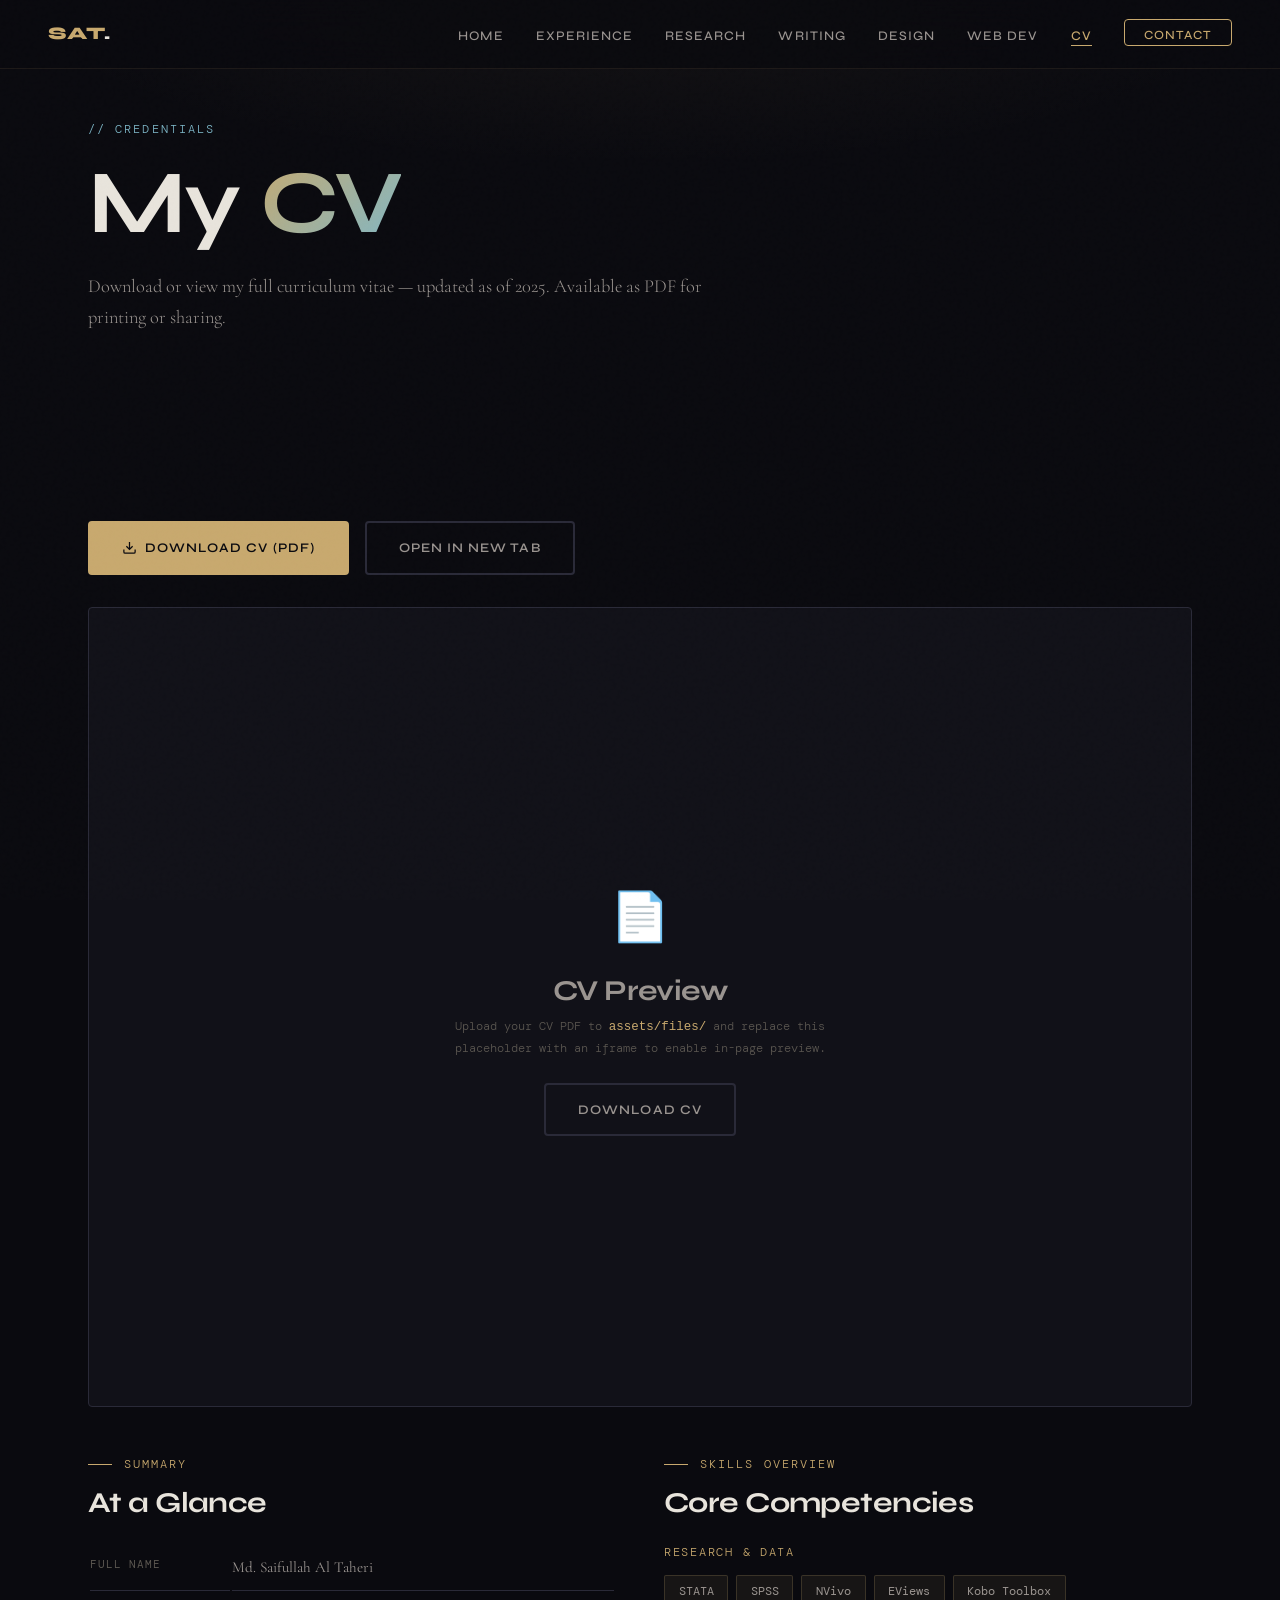
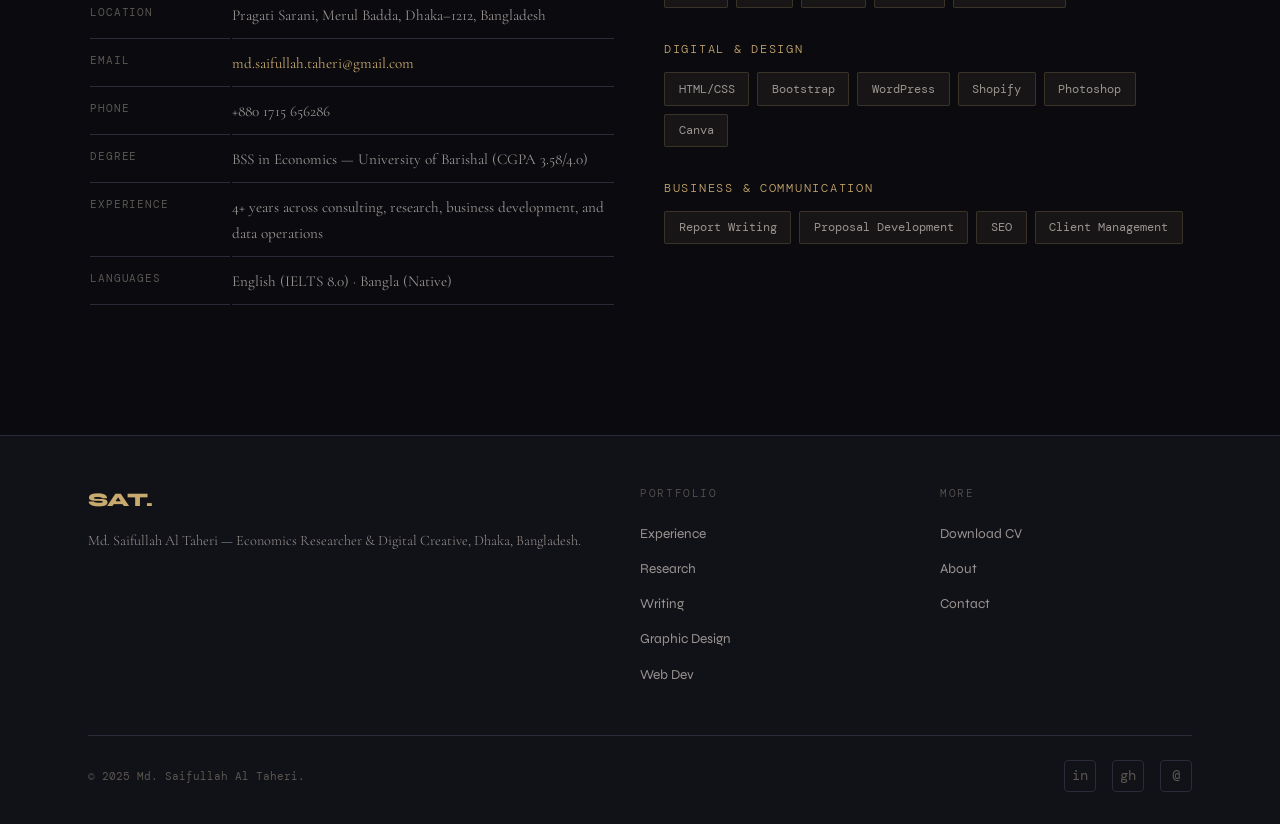
<file: cv.html>
<!DOCTYPE html>
<html lang="en">
<head>
  <meta charset="UTF-8" />
  <meta name="viewport" content="width=device-width, initial-scale=1.0" />
  <title>CV / Resume | Md. Saifullah Al Taheri — Economics Researcher Bangladesh</title>
  <meta name="description" content="Download or view the CV of Md. Saifullah Al Taheri — Economics graduate, researcher, and digital creative based in Dhaka, Bangladesh." />
  <meta name="keywords" content="Saifullah Al Taheri CV, resume download, economics researcher resume, Bangladesh researcher CV" />
  <meta name="author" content="Md. Saifullah Al Taheri" />
  <meta name="robots" content="index, follow" />
  <link rel="canonical" href="https://saifullahaltaheri.github.io/pages/cv.html" />
  <link rel="stylesheet" href="../css/style.css" />
  <style>
    .cv-viewer {
      background: var(--bg2);
      border: 1px solid var(--border);
      border-radius: var(--radius);
      overflow: hidden;
      min-height: 800px;
      display: flex; align-items: center; justify-content: center;
      position: relative;
    }
    .cv-placeholder {
      text-align: center; padding: 4rem 2rem;
    }
    .cv-preview-frame {
      width: 100%; min-height: 900px; border: none; display: block;
    }
    .cv-actions {
      display: flex; gap: 1rem; flex-wrap: wrap; margin-bottom: 2rem;
    }
    .cv-meta-table { width: 100%; }
    .cv-meta-table td {
      padding: 0.6rem 0;
      border-bottom: 1px solid var(--border);
      font-family: var(--font-serif);
      font-size: 0.95rem;
      color: var(--text-dim);
      vertical-align: top;
    }
    .cv-meta-table td:first-child {
      font-family: var(--font-mono);
      font-size: 0.7rem;
      letter-spacing: 0.08em;
      text-transform: uppercase;
      color: var(--text-muted);
      width: 140px;
      padding-right: 1.5rem;
    }
  </style>
</head>
<body>

<nav role="navigation" aria-label="Main navigation">
  <a href="../index.html" class="nav-logo">SAT<span>.</span></a>
  <ul class="nav-links" role="list">
    <li><a href="../index.html">Home</a></li>
    <li><a href="experience.html">Experience</a></li>
    <li><a href="research.html">Research</a></li>
    <li><a href="writing.html">Writing</a></li>
    <li><a href="graphic-design.html">Design</a></li>
    <li><a href="web-dev.html">Web Dev</a></li>
    <li><a href="cv.html">CV</a></li>
    <li><a href="contact.html" class="nav-cta">Contact</a></li>
  </ul>
  <div class="hamburger" role="button" aria-label="Toggle menu" tabindex="0">
    <span></span><span></span><span></span>
  </div>
</nav>

<main>
<section class="page-hero">
  <div class="page-hero-bg"></div>
  <div class="container">
    <p class="page-hero-label">&#x2F;&#x2F; credentials</p>
    <h1 class="page-hero-title">My <span class="gradient-text">CV</span></h1>
    <p class="page-hero-desc">Download or view my full curriculum vitae — updated as of 2025. Available as PDF for printing or sharing.</p>
  </div>
</section>

<section class="section">
  <div class="container">
    <div class="cv-actions reveal">
      <!-- ═══════════════════════════════════════════════
           INSTRUCTION: Replace the href="#" below with the
           actual path to your CV PDF file, e.g.:
           href="../assets/files/Saifullah_Al_Taheri_CV.pdf"
           ═══════════════════════════════════════════════ -->
      <a href="../assets/files/Saifullah_Al_Taheri_CV.pdf" class="btn-primary" download>
        <svg width="15" height="15" fill="none" stroke="currentColor" stroke-width="2" viewBox="0 0 24 24"><path d="M21 15v4a2 2 0 01-2 2H5a2 2 0 01-2-2v-4M7 10l5 5 5-5M12 15V3"/></svg>
        Download CV (PDF)
      </a>
      <a href="../assets/files/Saifullah_Al_Taheri_CV.pdf" class="btn-outline" target="_blank" rel="noopener">
        Open in New Tab
      </a>
    </div>

    <!-- CV VIEWER -->
    <div class="cv-viewer reveal">
      <!-- ═══════════════════════════════════════════════
           INSTRUCTION: Once you've uploaded your CV PDF,
           replace the placeholder div below with:

           <iframe
             class="cv-preview-frame"
             src="../assets/files/Saifullah_Al_Taheri_CV.pdf"
             title="Md. Saifullah Al Taheri — Curriculum Vitae"
             aria-label="CV Preview">
           </iframe>
           ═══════════════════════════════════════════════ -->
      <div class="cv-placeholder">
        <div style="font-size:3rem; margin-bottom:1rem;">📄</div>
        <h3 style="color:var(--text-dim); margin-bottom:0.5rem;">CV Preview</h3>
        <p style="font-family:var(--font-mono); font-size:0.78rem; color:var(--text-muted); max-width:380px; margin:0 auto 1.5rem;">
          Upload your CV PDF to <code style="color:var(--accent);">assets/files/</code> and replace this placeholder with an iframe to enable in-page preview.
        </p>
        <a href="../assets/files/Saifullah_Al_Taheri_CV.pdf" class="btn-outline" download>Download CV</a>
      </div>
    </div>

    <!-- QUICK SUMMARY -->
    <div class="grid-2 reveal" style="margin-top:3rem; gap:3rem;">
      <div>
        <div class="section-header" style="margin-bottom:1.5rem;">
          <p class="section-label">Summary</p>
          <h2 style="font-size:1.8rem;">At a Glance</h2>
        </div>
        <table class="cv-meta-table" aria-label="CV summary">
          <tr><td>Full Name</td><td>Md. Saifullah Al Taheri</td></tr>
          <tr><td>Location</td><td>Pragati Sarani, Merul Badda, Dhaka–1212, Bangladesh</td></tr>
          <tr><td>Email</td><td><a href="mailto:md.saifullah.taheri@gmail.com" style="color:var(--accent);">md.saifullah.taheri@gmail.com</a></td></tr>
          <tr><td>Phone</td><td>+880 1715 656286</td></tr>
          <tr><td>Degree</td><td>BSS in Economics — University of Barishal (CGPA 3.58/4.0)</td></tr>
          <tr><td>Experience</td><td>4+ years across consulting, research, business development, and data operations</td></tr>
          <tr><td>Languages</td><td>English (IELTS 8.0) · Bangla (Native)</td></tr>
        </table>
      </div>
      <div>
        <div class="section-header" style="margin-bottom:1.5rem;">
          <p class="section-label">Skills Overview</p>
          <h2 style="font-size:1.8rem;">Core Competencies</h2>
        </div>
        <div class="skill-group">
          <p class="skill-group-title">Research & Data</p>
          <div class="skill-tags">
            <span class="skill-tag">STATA</span><span class="skill-tag">SPSS</span>
            <span class="skill-tag">NVivo</span><span class="skill-tag">EViews</span>
            <span class="skill-tag">Kobo Toolbox</span>
          </div>
        </div>
        <div class="skill-group mt-2">
          <p class="skill-group-title">Digital & Design</p>
          <div class="skill-tags">
            <span class="skill-tag">HTML/CSS</span><span class="skill-tag">Bootstrap</span>
            <span class="skill-tag">WordPress</span><span class="skill-tag">Shopify</span>
            <span class="skill-tag">Photoshop</span><span class="skill-tag">Canva</span>
          </div>
        </div>
        <div class="skill-group mt-2">
          <p class="skill-group-title">Business & Communication</p>
          <div class="skill-tags">
            <span class="skill-tag">Report Writing</span><span class="skill-tag">Proposal Development</span>
            <span class="skill-tag">SEO</span><span class="skill-tag">Client Management</span>
          </div>
        </div>
      </div>
    </div>

  </div>
</section>
</main>

<footer role="contentinfo">
  <div class="container">
    <div class="footer-grid">
      <div>
        <div class="footer-brand-name">SAT.</div>
        <p class="footer-tagline">Md. Saifullah Al Taheri — Economics Researcher &amp; Digital Creative, Dhaka, Bangladesh.</p>
      </div>
      <div>
        <p class="footer-heading">Portfolio</p>
        <ul class="footer-links">
          <li><a href="experience.html">Experience</a></li>
          <li><a href="research.html">Research</a></li>
          <li><a href="writing.html">Writing</a></li>
          <li><a href="graphic-design.html">Graphic Design</a></li>
          <li><a href="web-dev.html">Web Dev</a></li>
        </ul>
      </div>
      <div>
        <p class="footer-heading">More</p>
        <ul class="footer-links">
          <li><a href="cv.html">Download CV</a></li>
          <li><a href="about.html">About</a></li>
          <li><a href="contact.html">Contact</a></li>
        </ul>
      </div>
    </div>
    <div class="footer-bottom">
      <span>&copy; 2025 Md. Saifullah Al Taheri.</span>
      <div class="footer-socials">
        <a href="#" class="footer-social" aria-label="LinkedIn">in</a>
        <a href="#" class="footer-social" aria-label="GitHub">gh</a>
        <a href="mailto:md.saifullah.taheri@gmail.com" class="footer-social" aria-label="Email">@</a>
      </div>
    </div>
  </div>
</footer>
<script src="../js/main.js"></script>
</body>
</html>
</file>
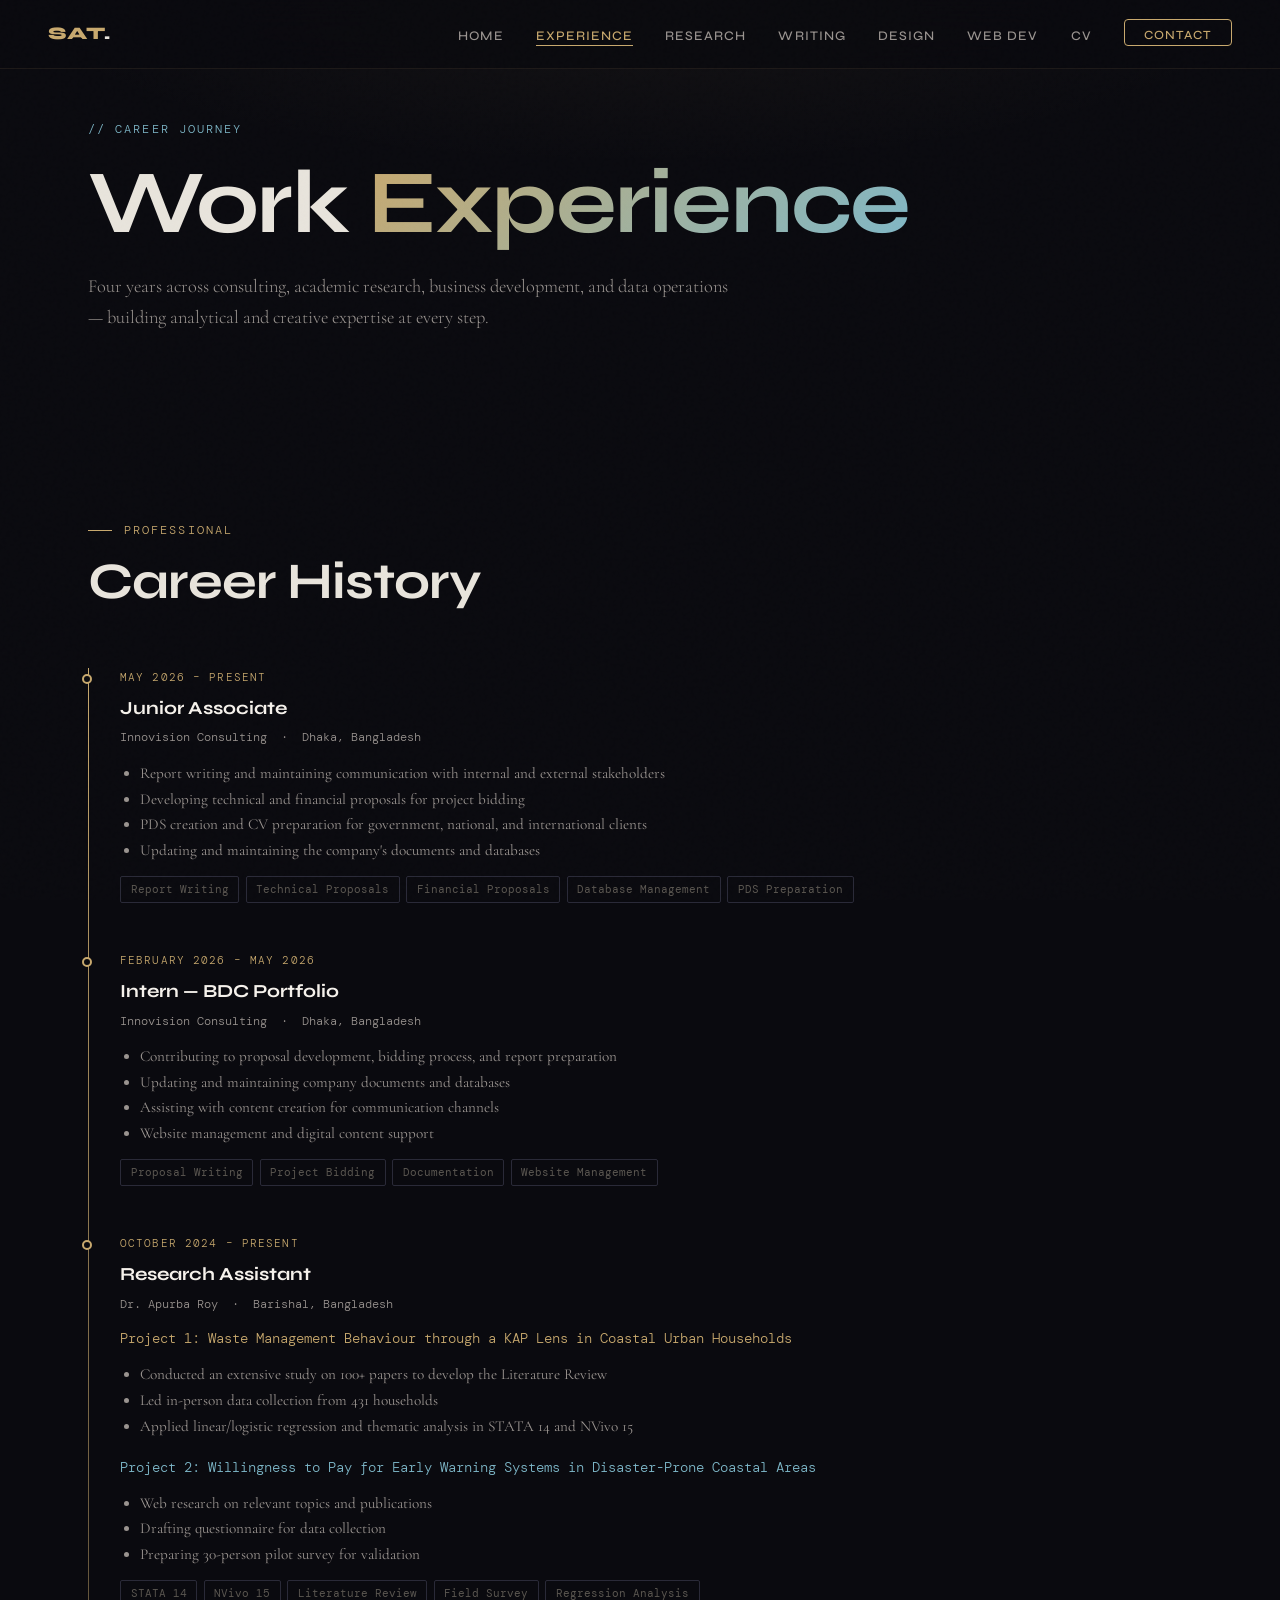
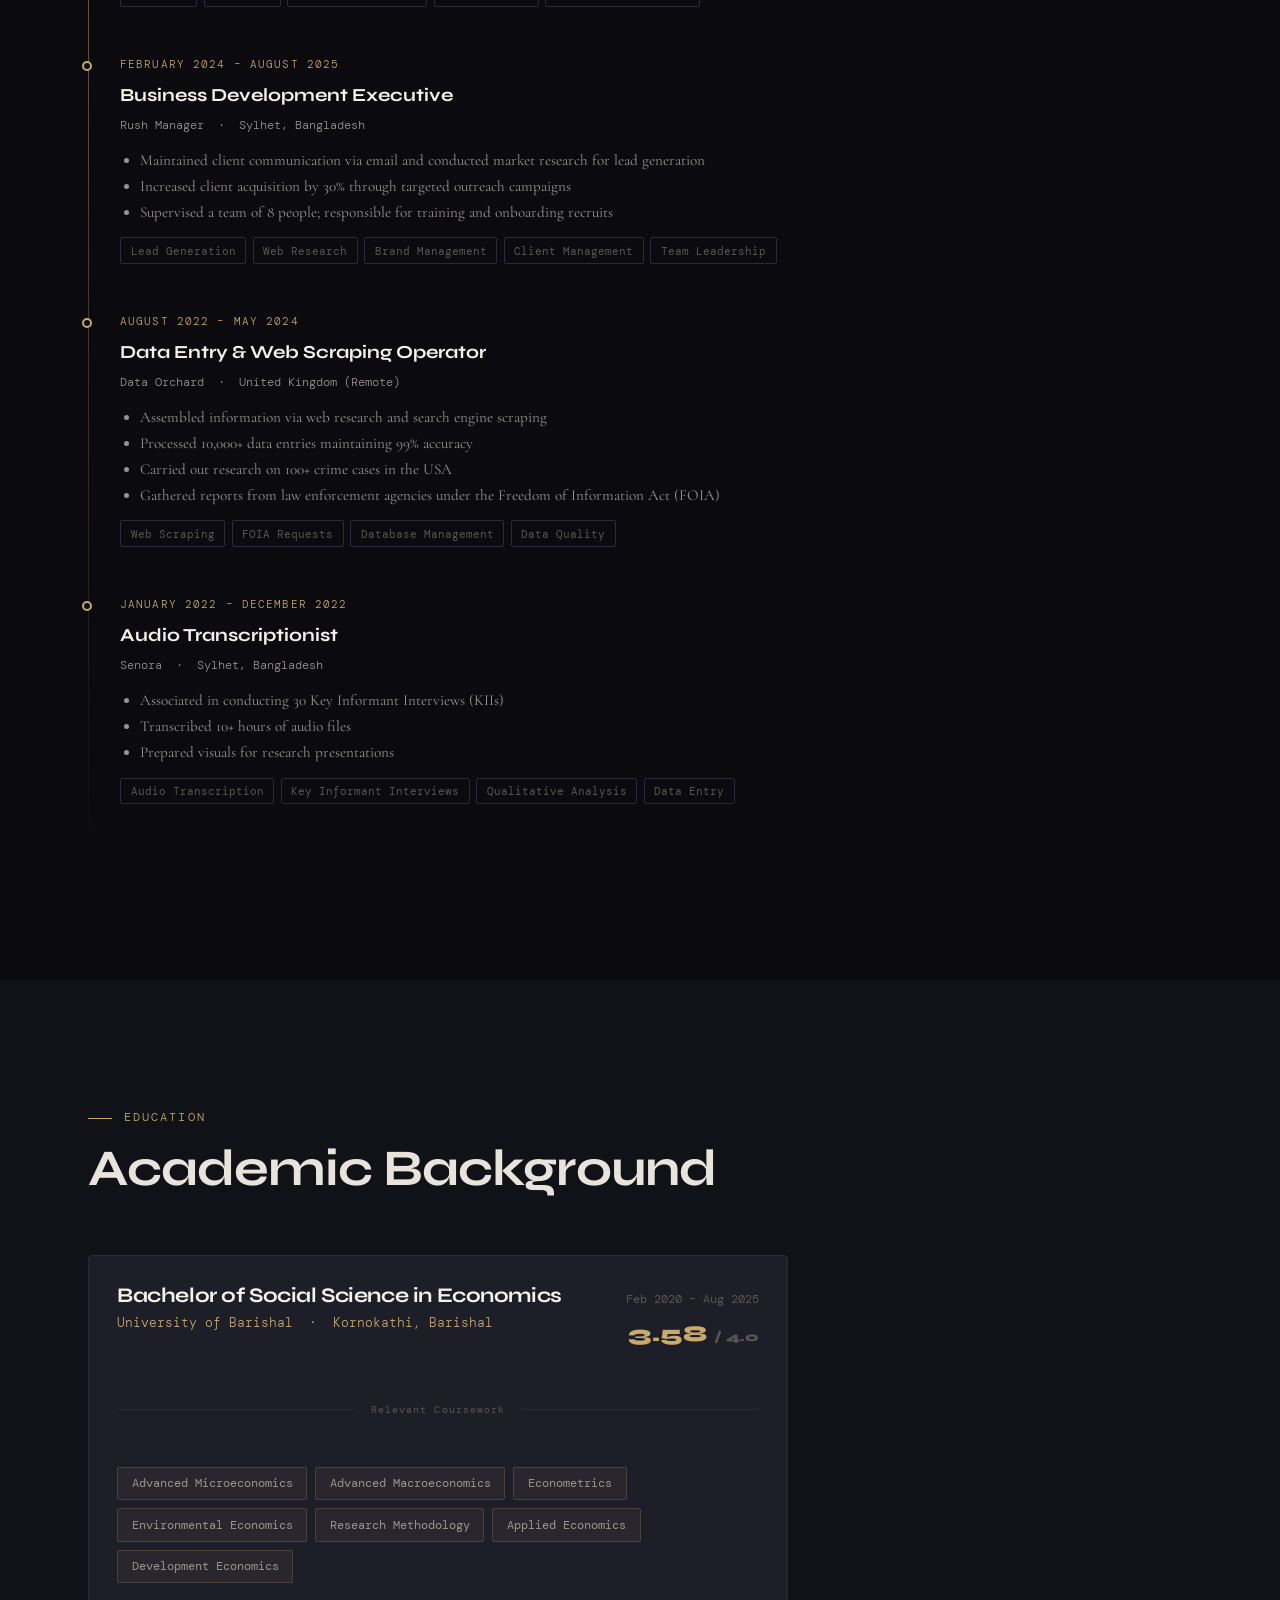
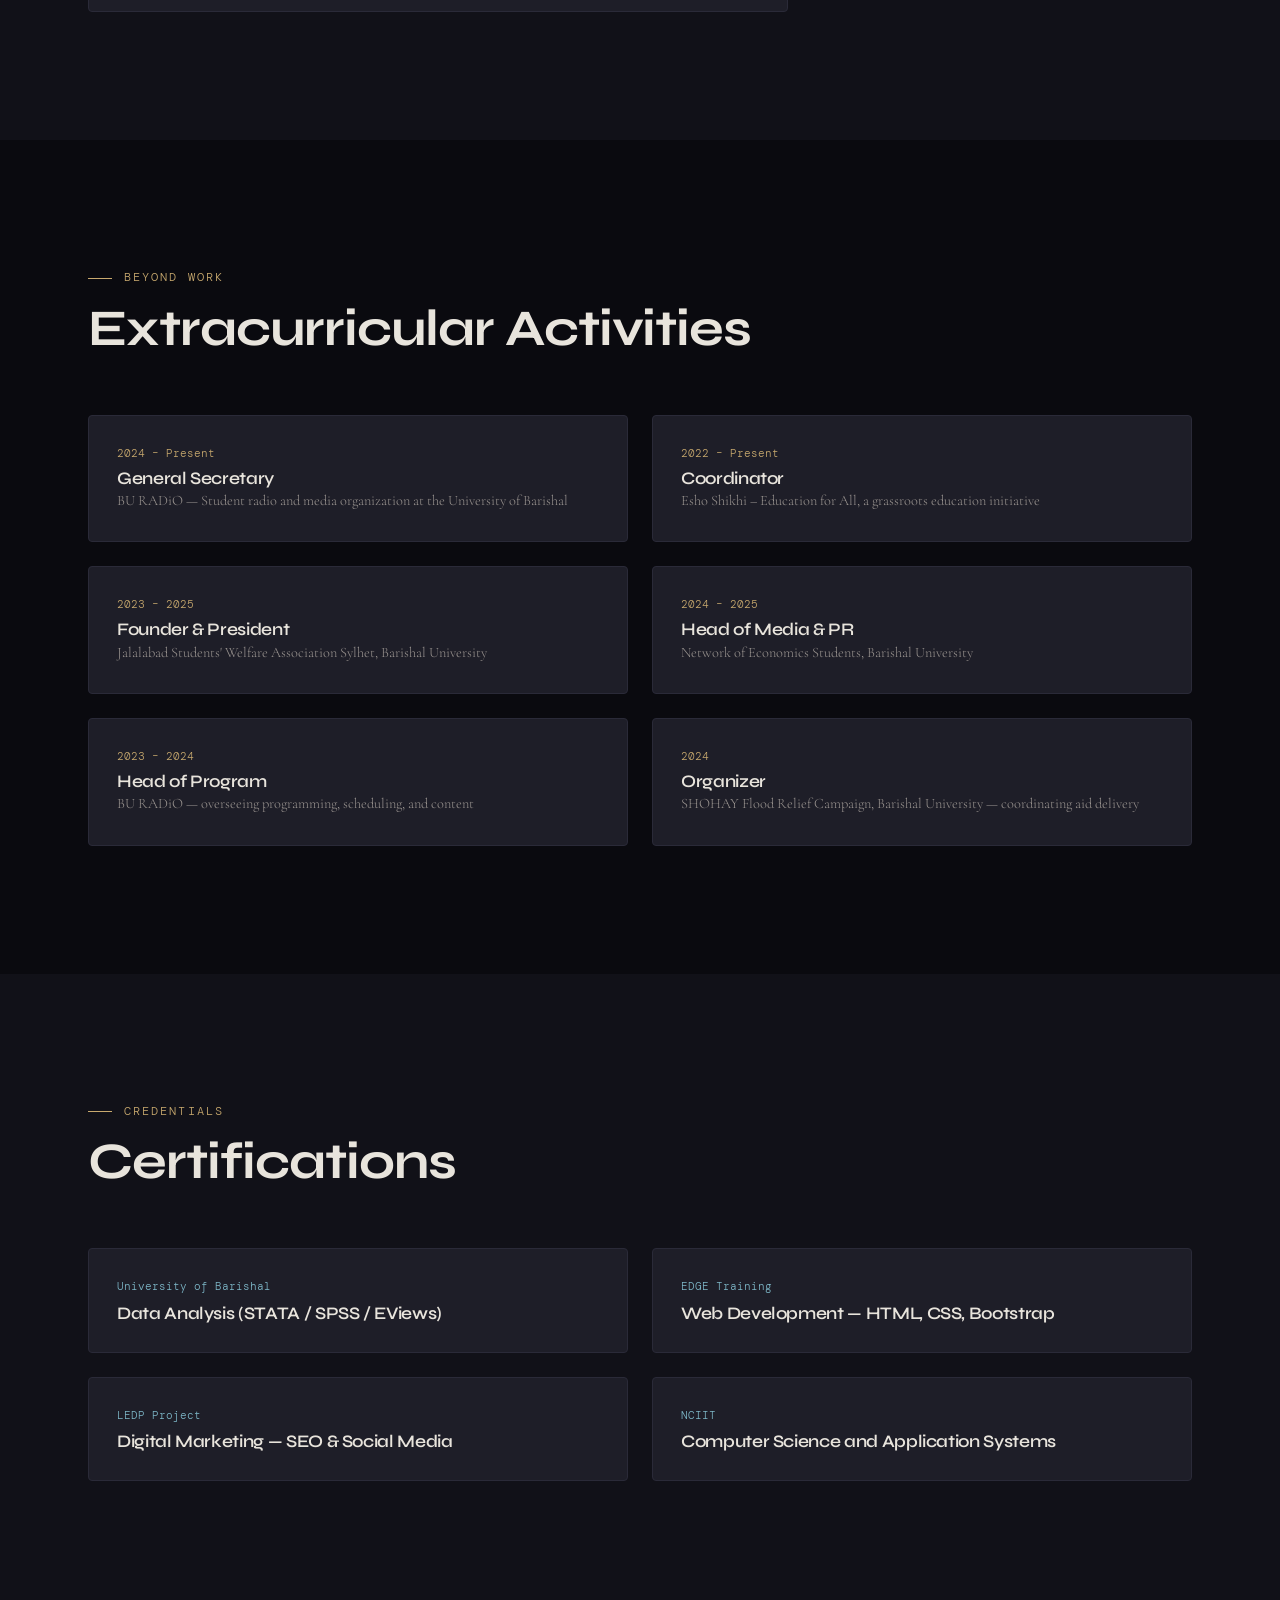
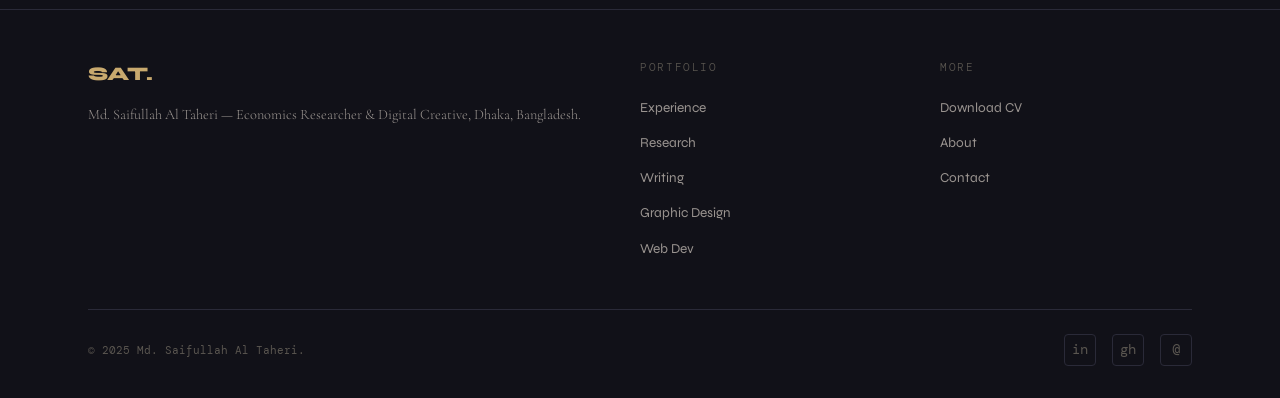
<file: experience.html>
<!DOCTYPE html>
<html lang="en">
<head>
  <meta charset="UTF-8" />
  <meta name="viewport" content="width=device-width, initial-scale=1.0" />
  <title>Experience | Md. Saifullah Al Taheri — Economics Researcher Bangladesh</title>
  <meta name="description" content="Work experience of Md. Saifullah Al Taheri — Junior Associate at Innovision Consulting, Research Assistant, Business Development Executive, and more." />
  <meta name="keywords" content="Saifullah Al Taheri experience, Innovision Consulting, research assistant Bangladesh, business development Bangladesh, economics professional" />
  <meta name="author" content="Md. Saifullah Al Taheri" />
  <meta name="robots" content="index, follow" />
  <link rel="canonical" href="https://saifullahaltaheri.github.io/pages/experience.html" />
  <meta property="og:title" content="Work Experience | Md. Saifullah Al Taheri" />
  <meta property="og:description" content="4+ years of professional experience spanning consulting, research, business development, and data operations." />
  <meta property="og:url" content="https://saifullahaltaheri.github.io/pages/experience.html" />
  <link rel="stylesheet" href="../css/style.css" />
</head>
<body>

<nav role="navigation" aria-label="Main navigation">
  <a href="../index.html" class="nav-logo">SAT<span>.</span></a>
  <ul class="nav-links" role="list">
    <li><a href="../index.html">Home</a></li>
    <li><a href="experience.html">Experience</a></li>
    <li><a href="research.html">Research</a></li>
    <li><a href="writing.html">Writing</a></li>
    <li><a href="graphic-design.html">Design</a></li>
    <li><a href="web-dev.html">Web Dev</a></li>
    <li><a href="cv.html">CV</a></li>
    <li><a href="contact.html" class="nav-cta">Contact</a></li>
  </ul>
  <div class="hamburger" role="button" aria-label="Toggle menu" tabindex="0">
    <span></span><span></span><span></span>
  </div>
</nav>

<main>
<!-- PAGE HERO -->
<section class="page-hero">
  <div class="page-hero-bg"></div>
  <div class="container">
    <p class="page-hero-label">&#x2F;&#x2F; career journey</p>
    <h1 class="page-hero-title">Work <span class="gradient-text">Experience</span></h1>
    <p class="page-hero-desc">Four years across consulting, academic research, business development, and data operations — building analytical and creative expertise at every step.</p>
  </div>
</section>

<!-- PROFESSIONAL EXPERIENCE -->
<section class="section">
  <div class="container">
    <div class="section-header reveal">
      <p class="section-label">Professional</p>
      <h2>Career History</h2>
    </div>

    <div class="timeline reveal">

      <div class="timeline-item">
        <p class="timeline-date">May 2026 – Present</p>
        <p class="timeline-role">Junior Associate</p>
        <p class="timeline-org">Innovision Consulting &nbsp;·&nbsp; Dhaka, Bangladesh</p>
        <div class="timeline-body">
          <ul style="padding-left:1.25rem; font-family:var(--font-serif); color:var(--text-dim); font-size:0.95rem;">
            <li>Report writing and maintaining communication with internal and external stakeholders</li>
            <li>Developing technical and financial proposals for project bidding</li>
            <li>PDS creation and CV preparation for government, national, and international clients</li>
            <li>Updating and maintaining the company's documents and databases</li>
          </ul>
        </div>
        <div class="timeline-skills">
          <span class="timeline-skill">Report Writing</span>
          <span class="timeline-skill">Technical Proposals</span>
          <span class="timeline-skill">Financial Proposals</span>
          <span class="timeline-skill">Database Management</span>
          <span class="timeline-skill">PDS Preparation</span>
        </div>
      </div>

      <div class="timeline-item">
        <p class="timeline-date">February 2026 – May 2026</p>
        <p class="timeline-role">Intern — BDC Portfolio</p>
        <p class="timeline-org">Innovision Consulting &nbsp;·&nbsp; Dhaka, Bangladesh</p>
        <div class="timeline-body">
          <ul style="padding-left:1.25rem; font-family:var(--font-serif); color:var(--text-dim); font-size:0.95rem;">
            <li>Contributing to proposal development, bidding process, and report preparation</li>
            <li>Updating and maintaining company documents and databases</li>
            <li>Assisting with content creation for communication channels</li>
            <li>Website management and digital content support</li>
          </ul>
        </div>
        <div class="timeline-skills">
          <span class="timeline-skill">Proposal Writing</span>
          <span class="timeline-skill">Project Bidding</span>
          <span class="timeline-skill">Documentation</span>
          <span class="timeline-skill">Website Management</span>
        </div>
      </div>

      <div class="timeline-item">
        <p class="timeline-date">October 2024 – Present</p>
        <p class="timeline-role">Research Assistant</p>
        <p class="timeline-org">Dr. Apurba Roy &nbsp;·&nbsp; Barishal, Bangladesh</p>
        <div class="timeline-body">
          <p style="margin-bottom:0.75rem; font-size:0.85rem; color:var(--accent); font-family:var(--font-mono);">Project 1: Waste Management Behaviour through a KAP Lens in Coastal Urban Households</p>
          <ul style="padding-left:1.25rem; font-family:var(--font-serif); color:var(--text-dim); font-size:0.95rem; margin-bottom:1rem;">
            <li>Conducted an extensive study on 100+ papers to develop the Literature Review</li>
            <li>Led in-person data collection from 431 households</li>
            <li>Applied linear/logistic regression and thematic analysis in STATA 14 and NVivo 15</li>
          </ul>
          <p style="margin-bottom:0.75rem; font-size:0.85rem; color:var(--accent2); font-family:var(--font-mono);">Project 2: Willingness to Pay for Early Warning Systems in Disaster-Prone Coastal Areas</p>
          <ul style="padding-left:1.25rem; font-family:var(--font-serif); color:var(--text-dim); font-size:0.95rem;">
            <li>Web research on relevant topics and publications</li>
            <li>Drafting questionnaire for data collection</li>
            <li>Preparing 30-person pilot survey for validation</li>
          </ul>
        </div>
        <div class="timeline-skills">
          <span class="timeline-skill">STATA 14</span>
          <span class="timeline-skill">NVivo 15</span>
          <span class="timeline-skill">Literature Review</span>
          <span class="timeline-skill">Field Survey</span>
          <span class="timeline-skill">Regression Analysis</span>
        </div>
      </div>

      <div class="timeline-item">
        <p class="timeline-date">February 2024 – August 2025</p>
        <p class="timeline-role">Business Development Executive</p>
        <p class="timeline-org">Rush Manager &nbsp;·&nbsp; Sylhet, Bangladesh</p>
        <div class="timeline-body">
          <ul style="padding-left:1.25rem; font-family:var(--font-serif); color:var(--text-dim); font-size:0.95rem;">
            <li>Maintained client communication via email and conducted market research for lead generation</li>
            <li>Increased client acquisition by 30% through targeted outreach campaigns</li>
            <li>Supervised a team of 8 people; responsible for training and onboarding recruits</li>
          </ul>
        </div>
        <div class="timeline-skills">
          <span class="timeline-skill">Lead Generation</span>
          <span class="timeline-skill">Web Research</span>
          <span class="timeline-skill">Brand Management</span>
          <span class="timeline-skill">Client Management</span>
          <span class="timeline-skill">Team Leadership</span>
        </div>
      </div>

      <div class="timeline-item">
        <p class="timeline-date">August 2022 – May 2024</p>
        <p class="timeline-role">Data Entry & Web Scraping Operator</p>
        <p class="timeline-org">Data Orchard &nbsp;·&nbsp; United Kingdom (Remote)</p>
        <div class="timeline-body">
          <ul style="padding-left:1.25rem; font-family:var(--font-serif); color:var(--text-dim); font-size:0.95rem;">
            <li>Assembled information via web research and search engine scraping</li>
            <li>Processed 10,000+ data entries maintaining 99% accuracy</li>
            <li>Carried out research on 100+ crime cases in the USA</li>
            <li>Gathered reports from law enforcement agencies under the Freedom of Information Act (FOIA)</li>
          </ul>
        </div>
        <div class="timeline-skills">
          <span class="timeline-skill">Web Scraping</span>
          <span class="timeline-skill">FOIA Requests</span>
          <span class="timeline-skill">Database Management</span>
          <span class="timeline-skill">Data Quality</span>
        </div>
      </div>

      <div class="timeline-item">
        <p class="timeline-date">January 2022 – December 2022</p>
        <p class="timeline-role">Audio Transcriptionist</p>
        <p class="timeline-org">Senora &nbsp;·&nbsp; Sylhet, Bangladesh</p>
        <div class="timeline-body">
          <ul style="padding-left:1.25rem; font-family:var(--font-serif); color:var(--text-dim); font-size:0.95rem;">
            <li>Associated in conducting 30 Key Informant Interviews (KIIs)</li>
            <li>Transcribed 10+ hours of audio files</li>
            <li>Prepared visuals for research presentations</li>
          </ul>
        </div>
        <div class="timeline-skills">
          <span class="timeline-skill">Audio Transcription</span>
          <span class="timeline-skill">Key Informant Interviews</span>
          <span class="timeline-skill">Qualitative Analysis</span>
          <span class="timeline-skill">Data Entry</span>
        </div>
      </div>

    </div>
  </div>
</section>

<!-- EDUCATION -->
<section class="section" style="background:var(--bg2);">
  <div class="container">
    <div class="section-header reveal">
      <p class="section-label">Education</p>
      <h2>Academic Background</h2>
    </div>
    <div class="card reveal" style="max-width:700px;">
      <div style="display:flex; justify-content:space-between; align-items:flex-start; flex-wrap:wrap; gap:1rem; margin-bottom:1rem;">
        <div>
          <h3 style="font-size:1.3rem; color:var(--white);">Bachelor of Social Science in Economics</h3>
          <p style="font-family:var(--font-mono); font-size:0.8rem; color:var(--accent); margin-top:0.3rem;">University of Barishal &nbsp;·&nbsp; Kornokathi, Barishal</p>
        </div>
        <div style="text-align:right;">
          <span style="font-family:var(--font-mono); font-size:0.72rem; color:var(--text-muted);">Feb 2020 – Aug 2025</span>
          <div style="font-family:var(--font-display); font-size:1.4rem; font-weight:800; color:var(--accent); margin-top:0.25rem;">3.58 <span style="font-size:0.8rem; color:var(--text-muted);">/ 4.0</span></div>
        </div>
      </div>
      <div class="divider">Relevant Coursework</div>
      <div class="skill-tags">
        <span class="skill-tag">Advanced Microeconomics</span>
        <span class="skill-tag">Advanced Macroeconomics</span>
        <span class="skill-tag">Econometrics</span>
        <span class="skill-tag">Environmental Economics</span>
        <span class="skill-tag">Research Methodology</span>
        <span class="skill-tag">Applied Economics</span>
        <span class="skill-tag">Development Economics</span>
      </div>
    </div>
  </div>
</section>

<!-- EXTRACURRICULAR -->
<section class="section">
  <div class="container">
    <div class="section-header reveal">
      <p class="section-label">Beyond Work</p>
      <h2>Extracurricular Activities</h2>
    </div>
    <div class="grid-2 stagger">
      <div class="card">
        <p style="font-family:var(--font-mono); font-size:0.68rem; color:var(--accent); margin-bottom:0.4rem;">2024 – Present</p>
        <h4>General Secretary</h4>
        <p style="font-size:0.9rem;">BU RADiO — Student radio and media organization at the University of Barishal</p>
      </div>
      <div class="card">
        <p style="font-family:var(--font-mono); font-size:0.68rem; color:var(--accent); margin-bottom:0.4rem;">2022 – Present</p>
        <h4>Coordinator</h4>
        <p style="font-size:0.9rem;">Esho Shikhi – Education for All, a grassroots education initiative</p>
      </div>
      <div class="card">
        <p style="font-family:var(--font-mono); font-size:0.68rem; color:var(--accent); margin-bottom:0.4rem;">2023 – 2025</p>
        <h4>Founder & President</h4>
        <p style="font-size:0.9rem;">Jalalabad Students' Welfare Association Sylhet, Barishal University</p>
      </div>
      <div class="card">
        <p style="font-family:var(--font-mono); font-size:0.68rem; color:var(--accent); margin-bottom:0.4rem;">2024 – 2025</p>
        <h4>Head of Media & PR</h4>
        <p style="font-size:0.9rem;">Network of Economics Students, Barishal University</p>
      </div>
      <div class="card">
        <p style="font-family:var(--font-mono); font-size:0.68rem; color:var(--accent); margin-bottom:0.4rem;">2023 – 2024</p>
        <h4>Head of Program</h4>
        <p style="font-size:0.9rem;">BU RADiO — overseeing programming, scheduling, and content</p>
      </div>
      <div class="card">
        <p style="font-family:var(--font-mono); font-size:0.68rem; color:var(--accent); margin-bottom:0.4rem;">2024</p>
        <h4>Organizer</h4>
        <p style="font-size:0.9rem;">SHOHAY Flood Relief Campaign, Barishal University — coordinating aid delivery</p>
      </div>
    </div>
  </div>
</section>

<!-- CERTIFICATIONS -->
<section class="section" style="background:var(--bg2);">
  <div class="container">
    <div class="section-header reveal">
      <p class="section-label">Credentials</p>
      <h2>Certifications</h2>
    </div>
    <div class="grid-2 stagger">
      <div class="card">
        <p style="font-family:var(--font-mono); font-size:0.68rem; color:var(--accent2); margin-bottom:0.5rem;">University of Barishal</p>
        <h4>Data Analysis (STATA / SPSS / EViews)</h4>
      </div>
      <div class="card">
        <p style="font-family:var(--font-mono); font-size:0.68rem; color:var(--accent2); margin-bottom:0.5rem;">EDGE Training</p>
        <h4>Web Development — HTML, CSS, Bootstrap</h4>
      </div>
      <div class="card">
        <p style="font-family:var(--font-mono); font-size:0.68rem; color:var(--accent2); margin-bottom:0.5rem;">LEDP Project</p>
        <h4>Digital Marketing — SEO & Social Media</h4>
      </div>
      <div class="card">
        <p style="font-family:var(--font-mono); font-size:0.68rem; color:var(--accent2); margin-bottom:0.5rem;">NCIIT</p>
        <h4>Computer Science and Application Systems</h4>
      </div>
    </div>
  </div>
</section>
</main>

<footer role="contentinfo">
  <div class="container">
    <div class="footer-grid">
      <div>
        <div class="footer-brand-name">SAT.</div>
        <p class="footer-tagline">Md. Saifullah Al Taheri — Economics Researcher &amp; Digital Creative, Dhaka, Bangladesh.</p>
      </div>
      <div>
        <p class="footer-heading">Portfolio</p>
        <ul class="footer-links">
          <li><a href="experience.html">Experience</a></li>
          <li><a href="research.html">Research</a></li>
          <li><a href="writing.html">Writing</a></li>
          <li><a href="graphic-design.html">Graphic Design</a></li>
          <li><a href="web-dev.html">Web Dev</a></li>
        </ul>
      </div>
      <div>
        <p class="footer-heading">More</p>
        <ul class="footer-links">
          <li><a href="cv.html">Download CV</a></li>
          <li><a href="about.html">About</a></li>
          <li><a href="contact.html">Contact</a></li>
        </ul>
      </div>
    </div>
    <div class="footer-bottom">
      <span>&copy; 2025 Md. Saifullah Al Taheri.</span>
      <div class="footer-socials">
        <a href="#" class="footer-social" aria-label="LinkedIn">in</a>
        <a href="#" class="footer-social" aria-label="GitHub">gh</a>
        <a href="mailto:md.saifullah.taheri@gmail.com" class="footer-social" aria-label="Email">@</a>
      </div>
    </div>
  </div>
</footer>

<script src="../js/main.js"></script>
</body>
</html>
</file>
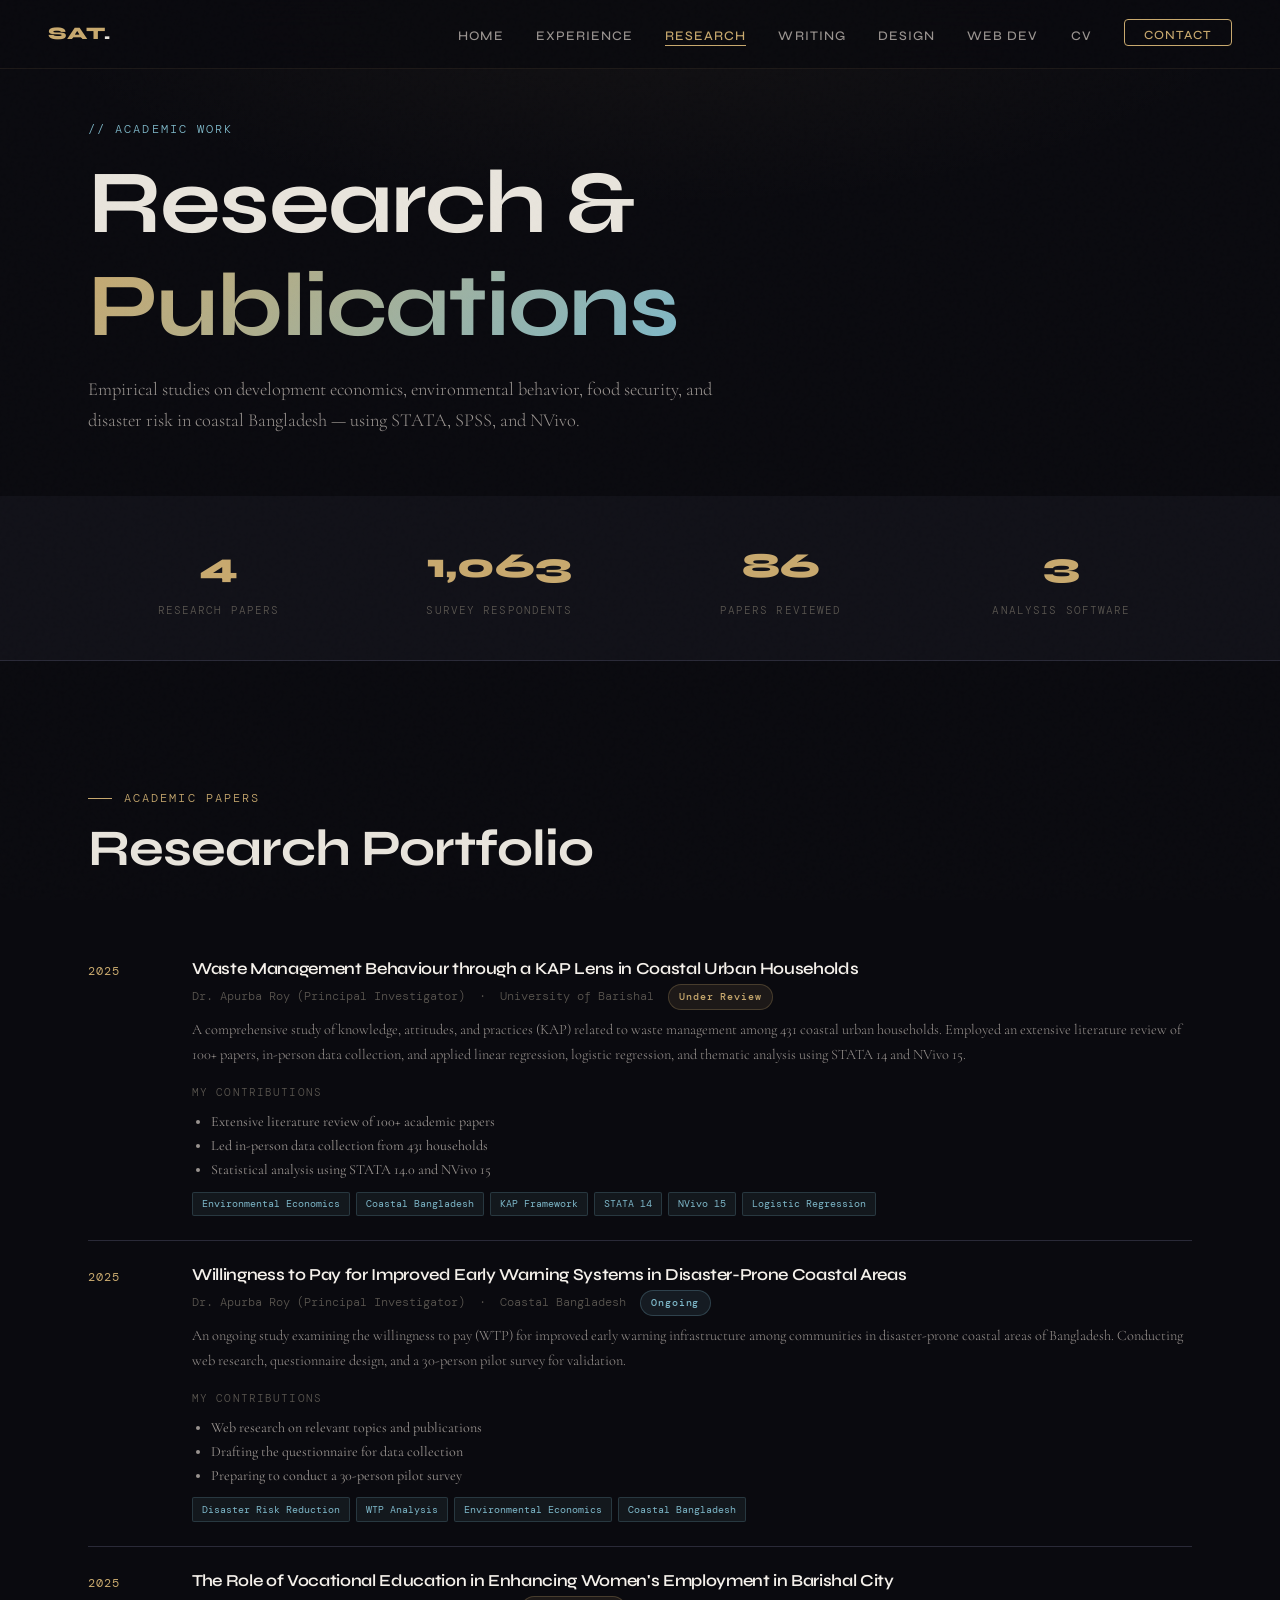
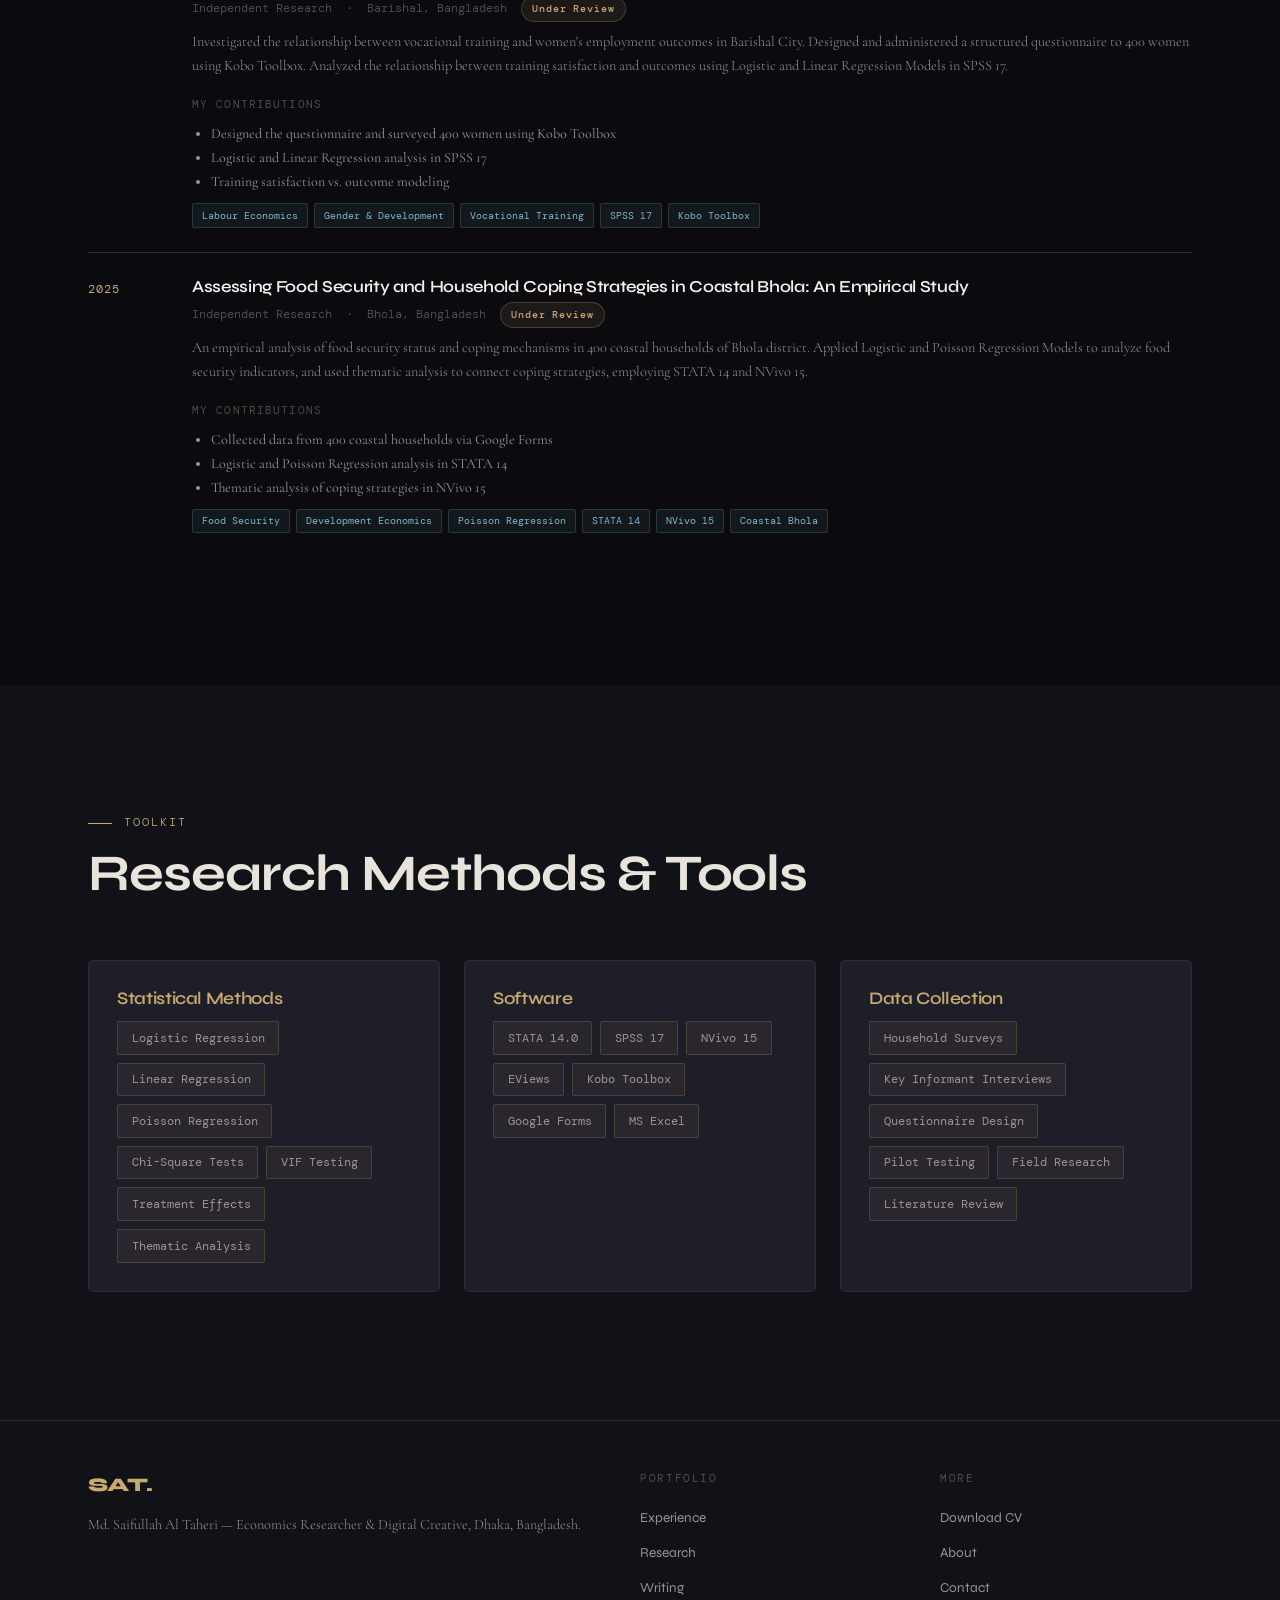
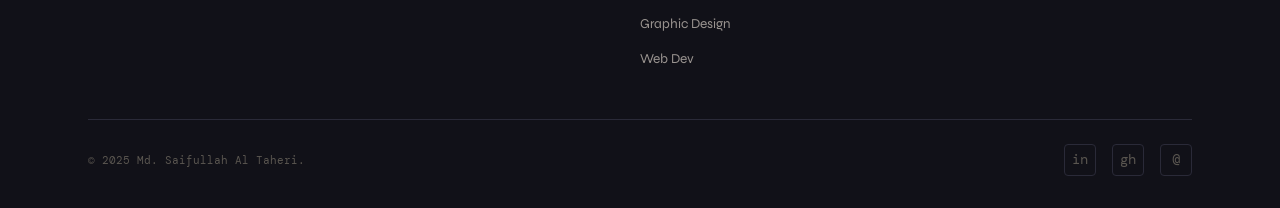
<file: research.html>
<!DOCTYPE html>
<html lang="en">
<head>
  <meta charset="UTF-8" />
  <meta name="viewport" content="width=device-width, initial-scale=1.0" />
  <title>Research & Publications | Md. Saifullah Al Taheri — Economics Researcher Bangladesh</title>
  <meta name="description" content="Academic research by Md. Saifullah Al Taheri — studies on food security, waste management, vocational education, and disaster risk in coastal Bangladesh." />
  <meta name="keywords" content="Saifullah Al Taheri research, food security Bangladesh, coastal economics Bangladesh, development economics research, KAP waste management, vocational education Bangladesh, Bhola research" />
  <meta name="author" content="Md. Saifullah Al Taheri" />
  <meta name="robots" content="index, follow" />
  <link rel="canonical" href="https://saifullahaltaheri.github.io/pages/research.html" />
  <script type="application/ld+json">
  {
    "@context": "https://schema.org",
    "@type": "ProfilePage",
    "mainEntity": {
      "@type": "Person",
      "name": "Md. Saifullah Al Taheri",
      "hasCredential": "BSS Economics, University of Barishal",
      "knowsAbout": ["Development Economics","Environmental Economics","Food Security","Disaster Risk","Regression Analysis"]
    }
  }
  </script>
  <link rel="stylesheet" href="../css/style.css" />
</head>
<body>

<nav role="navigation" aria-label="Main navigation">
  <a href="../index.html" class="nav-logo">SAT<span>.</span></a>
  <ul class="nav-links" role="list">
    <li><a href="../index.html">Home</a></li>
    <li><a href="experience.html">Experience</a></li>
    <li><a href="research.html">Research</a></li>
    <li><a href="writing.html">Writing</a></li>
    <li><a href="graphic-design.html">Design</a></li>
    <li><a href="web-dev.html">Web Dev</a></li>
    <li><a href="cv.html">CV</a></li>
    <li><a href="contact.html" class="nav-cta">Contact</a></li>
  </ul>
  <div class="hamburger" role="button" aria-label="Toggle menu" tabindex="0">
    <span></span><span></span><span></span>
  </div>
</nav>

<main>
<section class="page-hero">
  <div class="page-hero-bg"></div>
  <div class="container">
    <p class="page-hero-label">&#x2F;&#x2F; academic work</p>
    <h1 class="page-hero-title">Research &amp; <span class="gradient-text">Publications</span></h1>
    <p class="page-hero-desc">Empirical studies on development economics, environmental behavior, food security, and disaster risk in coastal Bangladesh — using STATA, SPSS, and NVivo.</p>
  </div>
</section>

<!-- STATS ROW -->
<section style="background:var(--bg2); padding:2.5rem 0; border-bottom:1px solid var(--border);">
  <div class="container">
    <div class="grid-4 stagger" style="text-align:center;">
      <div>
        <div style="font-family:var(--font-display); font-size:2.2rem; font-weight:800; color:var(--accent);" data-count="5">0</div>
        <p style="font-family:var(--font-mono); font-size:0.7rem; letter-spacing:0.1em; text-transform:uppercase; color:var(--text-muted); margin-top:0.3rem;">Research Papers</p>
      </div>
      <div>
        <div style="font-family:var(--font-display); font-size:2.2rem; font-weight:800; color:var(--accent);" data-count="1231">0</div>
        <p style="font-family:var(--font-mono); font-size:0.7rem; letter-spacing:0.1em; text-transform:uppercase; color:var(--text-muted); margin-top:0.3rem;">Survey Respondents</p>
      </div>
      <div>
        <div style="font-family:var(--font-display); font-size:2.2rem; font-weight:800; color:var(--accent);" data-count="100">0</div>
        <p style="font-family:var(--font-mono); font-size:0.7rem; letter-spacing:0.1em; text-transform:uppercase; color:var(--text-muted); margin-top:0.3rem;">Papers Reviewed</p>
      </div>
      <div>
        <div style="font-family:var(--font-display); font-size:2.2rem; font-weight:800; color:var(--accent);">3</div>
        <p style="font-family:var(--font-mono); font-size:0.7rem; letter-spacing:0.1em; text-transform:uppercase; color:var(--text-muted); margin-top:0.3rem;">Analysis Software</p>
      </div>
    </div>
  </div>
</section>

<!-- RESEARCH PAPERS -->
<section class="section">
  <div class="container">
    <div class="section-header reveal">
      <p class="section-label">Academic Papers</p>
      <h2>Research Portfolio</h2>
    </div>

    <div class="reveal">

      <!-- Paper 1 -->
      <article class="pub-item" itemscope itemtype="https://schema.org/ScholarlyArticle">
        <div class="pub-year">2025</div>
        <div>
          <h2 class="pub-title" itemprop="name">Waste Management Behaviour through a KAP Lens in Coastal Urban Households</h2>
          <p class="pub-meta">
            Dr. Apurba Roy (Principal Investigator) &nbsp;·&nbsp; University of Barishal
            &nbsp;<span class="badge badge-review">Under Review</span>
          </p>
          <p class="pub-abstract" itemprop="description">
            A comprehensive study of knowledge, attitudes, and practices (KAP) related to waste management among 431 coastal urban households. Employed an extensive literature review of 100+ papers, in-person data collection, and applied linear regression, logistic regression, and thematic analysis using STATA 14 and NVivo 15.
          </p>
          <div style="margin-top:1rem;">
            <p style="font-family:var(--font-mono); font-size:0.7rem; color:var(--text-muted); text-transform:uppercase; letter-spacing:0.1em; margin-bottom:0.5rem;">My Contributions</p>
            <ul style="padding-left:1.2rem; font-family:var(--font-serif); color:var(--text-dim); font-size:0.88rem;">
              <li>Extensive literature review of 100+ academic papers</li>
              <li>Led in-person data collection from 431 households</li>
              <li>Statistical analysis using STATA 14.0 and NVivo 15</li>
            </ul>
          </div>
          <div class="pub-tags">
            <span class="pub-tag">Environmental Economics</span>
            <span class="pub-tag">Coastal Bangladesh</span>
            <span class="pub-tag">KAP Framework</span>
            <span class="pub-tag">STATA 14</span>
            <span class="pub-tag">NVivo 15</span>
            <span class="pub-tag">Logistic Regression</span>
          </div>
        </div>
      </article>

      <!-- Paper 2 -->
      <article class="pub-item" itemscope itemtype="https://schema.org/ScholarlyArticle">
        <div class="pub-year">2025</div>
        <div>
          <h2 class="pub-title" itemprop="name">Willingness to Pay for Improved Early Warning Systems in Disaster-Prone Coastal Areas</h2>
          <p class="pub-meta">
            Dr. Apurba Roy (Principal Investigator) &nbsp;·&nbsp; Coastal Bangladesh
            &nbsp;<span class="badge badge-ongoing">Ongoing</span>
          </p>
          <p class="pub-abstract" itemprop="description">
            An ongoing study examining the willingness to pay (WTP) for improved early warning infrastructure among communities in disaster-prone coastal areas of Bangladesh. Conducting web research, questionnaire design, and a 30-person pilot survey for validation.
          </p>
          <div style="margin-top:1rem;">
            <p style="font-family:var(--font-mono); font-size:0.7rem; color:var(--text-muted); text-transform:uppercase; letter-spacing:0.1em; margin-bottom:0.5rem;">My Contributions</p>
            <ul style="padding-left:1.2rem; font-family:var(--font-serif); color:var(--text-dim); font-size:0.88rem;">
              <li>Web research on relevant topics and publications</li>
              <li>Drafting the questionnaire for data collection</li>
              <li>Preparing to conduct a 30-person pilot survey</li>
            </ul>
          </div>
          <div class="pub-tags">
            <span class="pub-tag">Disaster Risk Reduction</span>
            <span class="pub-tag">WTP Analysis</span>
            <span class="pub-tag">Environmental Economics</span>
            <span class="pub-tag">Coastal Bangladesh</span>
          </div>
        </div>
      </article>

      <!-- Paper 3 -->
      <article class="pub-item" itemscope itemtype="https://schema.org/ScholarlyArticle">
        <div class="pub-year">2025</div>
        <div>
          <h2 class="pub-title" itemprop="name">The Role of Vocational Education in Enhancing Women's Employment in Barishal City</h2>
          <p class="pub-meta">
            Independent Research &nbsp;·&nbsp; Barishal, Bangladesh
            &nbsp;<span class="badge badge-review">Under Review</span>
          </p>
          <p class="pub-abstract" itemprop="description">
            Investigated the relationship between vocational training and women's employment outcomes in Barishal City. Designed and administered a structured questionnaire to 400 women using Kobo Toolbox. Analyzed the relationship between training satisfaction and outcomes using Logistic and Linear Regression Models in SPSS 17.
          </p>
          <div style="margin-top:1rem;">
            <p style="font-family:var(--font-mono); font-size:0.7rem; color:var(--text-muted); text-transform:uppercase; letter-spacing:0.1em; margin-bottom:0.5rem;">My Contributions</p>
            <ul style="padding-left:1.2rem; font-family:var(--font-serif); color:var(--text-dim); font-size:0.88rem;">
              <li>Designed the questionnaire and surveyed 400 women using Kobo Toolbox</li>
              <li>Logistic and Linear Regression analysis in SPSS 17</li>
              <li>Training satisfaction vs. outcome modeling</li>
            </ul>
          </div>
          <div class="pub-tags">
            <span class="pub-tag">Labour Economics</span>
            <span class="pub-tag">Gender &amp; Development</span>
            <span class="pub-tag">Vocational Training</span>
            <span class="pub-tag">SPSS 17</span>
            <span class="pub-tag">Kobo Toolbox</span>
          </div>
        </div>
      </article>

      <!-- Paper 4 -->
      <article class="pub-item" itemscope itemtype="https://schema.org/ScholarlyArticle">
        <div class="pub-year">2025</div>
        <div>
          <h2 class="pub-title" itemprop="name">Assessing Food Security and Household Coping Strategies in Coastal Bhola: An Empirical Study</h2>
          <p class="pub-meta">
            Independent Research &nbsp;·&nbsp; Bhola, Bangladesh
            &nbsp;<span class="badge badge-review">Under Review</span>
          </p>
          <p class="pub-abstract" itemprop="description">
            An empirical analysis of food security status and coping mechanisms in 400 coastal households of Bhola district. Applied Logistic and Poisson Regression Models to analyze food security indicators, and used thematic analysis to connect coping strategies, employing STATA 14 and NVivo 15.
          </p>
          <div style="margin-top:1rem;">
            <p style="font-family:var(--font-mono); font-size:0.7rem; color:var(--text-muted); text-transform:uppercase; letter-spacing:0.1em; margin-bottom:0.5rem;">My Contributions</p>
            <ul style="padding-left:1.2rem; font-family:var(--font-serif); color:var(--text-dim); font-size:0.88rem;">
              <li>Collected data from 400 coastal households via Google Forms</li>
              <li>Logistic and Poisson Regression analysis in STATA 14</li>
              <li>Thematic analysis of coping strategies in NVivo 15</li>
            </ul>
          </div>
          <div class="pub-tags">
            <span class="pub-tag">Food Security</span>
            <span class="pub-tag">Development Economics</span>
            <span class="pub-tag">Poisson Regression</span>
            <span class="pub-tag">STATA 14</span>
            <span class="pub-tag">NVivo 15</span>
            <span class="pub-tag">Coastal Bhola</span>
          </div>
        </div>
      </article>

    </div>
  </div>
</section>

<!-- METHODS -->
<section class="section" style="background:var(--bg2);">
  <div class="container">
    <div class="section-header reveal">
      <p class="section-label">Toolkit</p>
      <h2>Research Methods & Tools</h2>
    </div>
    <div class="grid-3 stagger">
      <div class="card">
        <h4 style="color:var(--accent); margin-bottom:0.75rem;">Statistical Methods</h4>
        <div class="skill-tags">
          <span class="skill-tag">Logistic Regression</span>
          <span class="skill-tag">Linear Regression</span>
          <span class="skill-tag">Poisson Regression</span>
          <span class="skill-tag">Chi-Square Tests</span>
          <span class="skill-tag">VIF Testing</span>
          <span class="skill-tag">Treatment Effects</span>
          <span class="skill-tag">Thematic Analysis</span>
        </div>
      </div>
      <div class="card">
        <h4 style="color:var(--accent); margin-bottom:0.75rem;">Software</h4>
        <div class="skill-tags">
          <span class="skill-tag">STATA 14.0</span>
          <span class="skill-tag">SPSS 17</span>
          <span class="skill-tag">NVivo 15</span>
          <span class="skill-tag">EViews</span>
          <span class="skill-tag">Kobo Toolbox</span>
          <span class="skill-tag">Google Forms</span>
          <span class="skill-tag">MS Excel</span>
        </div>
      </div>
      <div class="card">
        <h4 style="color:var(--accent); margin-bottom:0.75rem;">Data Collection</h4>
        <div class="skill-tags">
          <span class="skill-tag">Household Surveys</span>
          <span class="skill-tag">Key Informant Interviews</span>
          <span class="skill-tag">Questionnaire Design</span>
          <span class="skill-tag">Pilot Testing</span>
          <span class="skill-tag">Field Research</span>
          <span class="skill-tag">Literature Review</span>
        </div>
      </div>
    </div>
  </div>
</section>
</main>

<footer role="contentinfo">
  <div class="container">
    <div class="footer-grid">
      <div>
        <div class="footer-brand-name">SAT.</div>
        <p class="footer-tagline">Md. Saifullah Al Taheri — Economics Researcher &amp; Digital Creative, Dhaka, Bangladesh.</p>
      </div>
      <div>
        <p class="footer-heading">Portfolio</p>
        <ul class="footer-links">
          <li><a href="experience.html">Experience</a></li>
          <li><a href="research.html">Research</a></li>
          <li><a href="writing.html">Writing</a></li>
          <li><a href="graphic-design.html">Graphic Design</a></li>
          <li><a href="web-dev.html">Web Dev</a></li>
        </ul>
      </div>
      <div>
        <p class="footer-heading">More</p>
        <ul class="footer-links">
          <li><a href="cv.html">Download CV</a></li>
          <li><a href="about.html">About</a></li>
          <li><a href="contact.html">Contact</a></li>
        </ul>
      </div>
    </div>
    <div class="footer-bottom">
      <span>&copy; 2025 Md. Saifullah Al Taheri.</span>
      <div class="footer-socials">
        <a href="#" class="footer-social" aria-label="LinkedIn">in</a>
        <a href="#" class="footer-social" aria-label="GitHub">gh</a>
        <a href="mailto:md.saifullah.taheri@gmail.com" class="footer-social" aria-label="Email">@</a>
      </div>
    </div>
  </div>
</footer>
<script src="../js/main.js"></script>
</body>
</html>
</file>
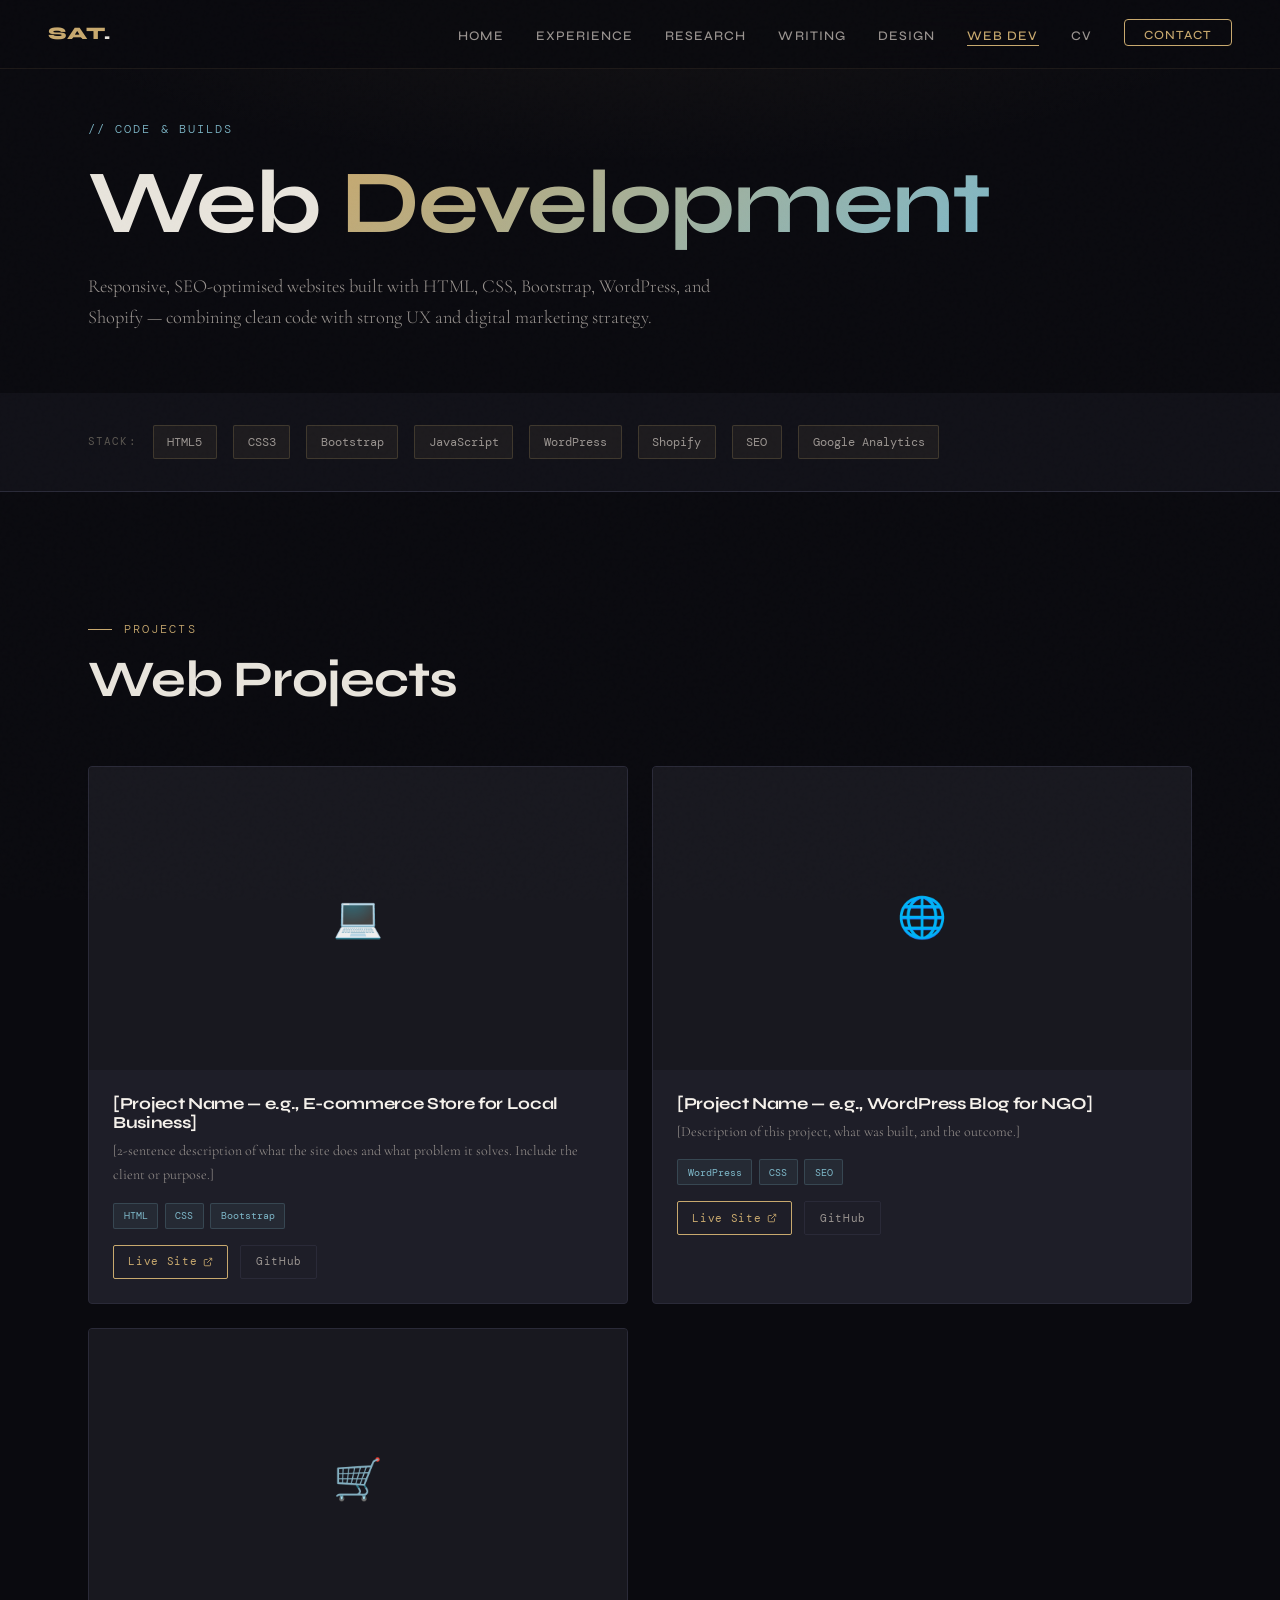
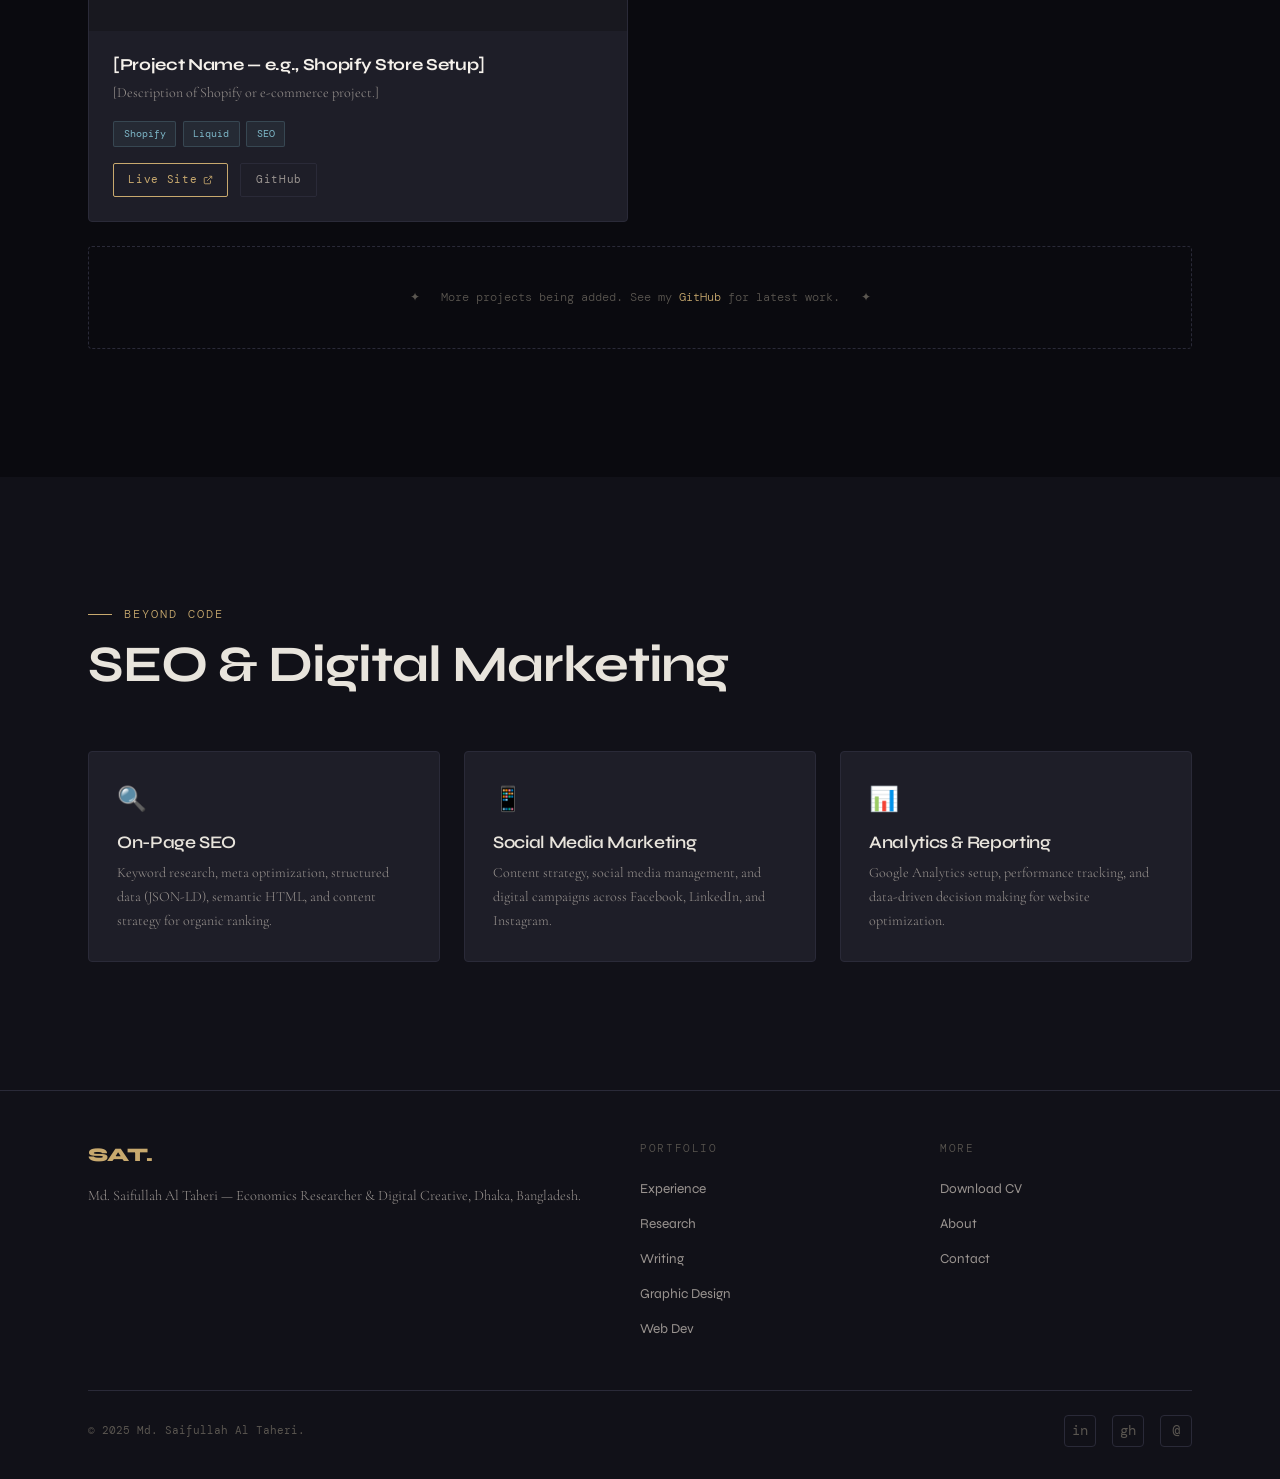
<file: web-dev.html>
<!DOCTYPE html>
<html lang="en">
<head>
  <meta charset="UTF-8" />
  <meta name="viewport" content="width=device-width, initial-scale=1.0" />
  <title>Web Development Portfolio | Md. Saifullah Al Taheri — Web Developer Bangladesh</title>
  <meta name="description" content="Web development projects by Md. Saifullah Al Taheri — HTML, CSS, Bootstrap, WordPress, and Shopify websites built for clients and personal projects." />
  <meta name="keywords" content="Saifullah Al Taheri web developer, web development Bangladesh, HTML CSS developer, WordPress developer Bangladesh, Bootstrap developer, Shopify Bangladesh, freelance web developer Dhaka" />
  <meta name="author" content="Md. Saifullah Al Taheri" />
  <meta name="robots" content="index, follow" />
  <link rel="canonical" href="https://saifullahaltaheri.github.io/pages/web-dev.html" />
  <link rel="stylesheet" href="../css/style.css" />
  <style>
    .project-card {
      background: var(--surface);
      border: 1px solid var(--border);
      border-radius: var(--radius);
      overflow: hidden;
      transition: var(--transition);
    }
    .project-card:hover { border-color: rgba(200,169,110,0.4); transform: translateY(-4px); box-shadow: var(--shadow); }

    .project-preview {
      aspect-ratio: 16/9;
      background: var(--bg3);
      position: relative; overflow: hidden;
    }
    .project-preview img { width:100%; height:100%; object-fit:cover; transition: transform 0.5s ease; }
    .project-card:hover .project-preview img { transform: scale(1.05); }

    .project-preview-placeholder {
      width: 100%; height: 100%;
      display: flex; align-items: center; justify-content: center;
      font-size: 2.5rem; color: var(--text-muted);
    }

    .project-body { padding: 1.5rem; }
    .project-title { font-size: 1.05rem; color: var(--white); margin-bottom: 0.4rem; }
    .project-desc  { font-family: var(--font-serif); font-size: 0.88rem; color: var(--text-dim); margin-bottom:1rem; }

    .project-stack { display: flex; flex-wrap: wrap; gap: 0.4rem; margin-bottom: 1rem; }
    .stack-tag {
      font-family: var(--font-mono);
      font-size: 0.65rem;
      padding: 0.2rem 0.6rem;
      background: rgba(126,184,201,0.08);
      border: 1px solid rgba(126,184,201,0.2);
      color: var(--accent2);
      border-radius: 2px;
    }

    .project-links { display: flex; gap: 0.75rem; }
    .project-link {
      font-family: var(--font-mono);
      font-size: 0.7rem;
      letter-spacing: 0.06em;
      padding: 0.4rem 0.9rem;
      border: 1px solid var(--border);
      border-radius: 2px;
      color: var(--text-dim);
      transition: var(--transition);
      display: inline-flex; align-items: center; gap: 0.35rem;
    }
    .project-link:hover { border-color: var(--accent); color: var(--accent); }
    .project-link.primary { border-color: var(--accent); color: var(--accent); }
    .project-link.primary:hover { background: var(--accent); color: var(--bg); }
  </style>
</head>
<body>

<nav role="navigation" aria-label="Main navigation">
  <a href="../index.html" class="nav-logo">SAT<span>.</span></a>
  <ul class="nav-links" role="list">
    <li><a href="../index.html">Home</a></li>
    <li><a href="experience.html">Experience</a></li>
    <li><a href="research.html">Research</a></li>
    <li><a href="writing.html">Writing</a></li>
    <li><a href="graphic-design.html">Design</a></li>
    <li><a href="web-dev.html">Web Dev</a></li>
    <li><a href="cv.html">CV</a></li>
    <li><a href="contact.html" class="nav-cta">Contact</a></li>
  </ul>
  <div class="hamburger" role="button" aria-label="Toggle menu" tabindex="0">
    <span></span><span></span><span></span>
  </div>
</nav>

<main>
<section class="page-hero">
  <div class="page-hero-bg"></div>
  <div class="container">
    <p class="page-hero-label">&#x2F;&#x2F; code &amp; builds</p>
    <h1 class="page-hero-title">Web <span class="gradient-text">Development</span></h1>
    <p class="page-hero-desc">Responsive, SEO-optimised websites built with HTML, CSS, Bootstrap, WordPress, and Shopify — combining clean code with strong UX and digital marketing strategy.</p>
  </div>
</section>

<!-- TECH STACK BANNER -->
<section style="background:var(--bg2); padding:2rem 0; border-bottom:1px solid var(--border);">
  <div class="container">
    <div style="display:flex; flex-wrap:wrap; gap:1rem; align-items:center;">
      <span style="font-family:var(--font-mono); font-size:0.7rem; color:var(--text-muted); text-transform:uppercase; letter-spacing:0.1em;">Stack:</span>
      <span class="skill-tag">HTML5</span>
      <span class="skill-tag">CSS3</span>
      <span class="skill-tag">Bootstrap</span>
      <span class="skill-tag">JavaScript</span>
      <span class="skill-tag">WordPress</span>
      <span class="skill-tag">Shopify</span>
      <span class="skill-tag">SEO</span>
      <span class="skill-tag">Google Analytics</span>
    </div>
  </div>
</section>

<!-- PROJECTS GRID -->
<section class="section">
  <div class="container">
    <div class="section-header reveal">
      <p class="section-label">Projects</p>
      <h2>Web Projects</h2>
    </div>

    <!-- ═══════════════════════════════════════════════
         INSTRUCTION: To add web projects:
         1. Take a screenshot of the website (1280×720px recommended)
         2. Place it in assets/img/web/
         3. Copy a project-card block and update:
            - Replace <div class="project-preview-placeholder"> with <img>
            - project-title: name of the project
            - project-desc: 2-sentence description
            - stack-tag: technologies used
            - project-link href: live site URL and GitHub URL
         ═══════════════════════════════════════════════ -->

    <div class="grid-2 stagger" id="projects-grid">

      <article class="project-card">
        <div class="project-preview">
          <!-- REPLACE with: <img src="../assets/img/web/project1.jpg" alt="Screenshot of [project name]" loading="lazy" /> -->
          <div class="project-preview-placeholder">💻</div>
        </div>
        <div class="project-body">
          <h3 class="project-title">[Project Name — e.g., E-commerce Store for Local Business]</h3>
          <p class="project-desc">[2-sentence description of what the site does and what problem it solves. Include the client or purpose.]</p>
          <div class="project-stack">
            <span class="stack-tag">HTML</span>
            <span class="stack-tag">CSS</span>
            <span class="stack-tag">Bootstrap</span>
            <!-- Add the actual stack used -->
          </div>
          <div class="project-links">
            <a href="#" class="project-link primary" target="_blank" rel="noopener">
              Live Site
              <svg width="10" height="10" fill="none" stroke="currentColor" viewBox="0 0 24 24"><path stroke-width="2" d="M18 13v6a2 2 0 01-2 2H5a2 2 0 01-2-2V8a2 2 0 012-2h6M15 3h6v6M10 14L21 3"/></svg>
            </a>
            <a href="#" class="project-link" target="_blank" rel="noopener">GitHub</a>
          </div>
        </div>
      </article>

      <article class="project-card">
        <div class="project-preview">
          <!-- REPLACE with screenshot -->
          <div class="project-preview-placeholder">🌐</div>
        </div>
        <div class="project-body">
          <h3 class="project-title">[Project Name — e.g., WordPress Blog for NGO]</h3>
          <p class="project-desc">[Description of this project, what was built, and the outcome.]</p>
          <div class="project-stack">
            <span class="stack-tag">WordPress</span>
            <span class="stack-tag">CSS</span>
            <span class="stack-tag">SEO</span>
          </div>
          <div class="project-links">
            <a href="#" class="project-link primary" target="_blank" rel="noopener">
              Live Site
              <svg width="10" height="10" fill="none" stroke="currentColor" viewBox="0 0 24 24"><path stroke-width="2" d="M18 13v6a2 2 0 01-2 2H5a2 2 0 01-2-2V8a2 2 0 012-2h6M15 3h6v6M10 14L21 3"/></svg>
            </a>
            <a href="#" class="project-link" target="_blank" rel="noopener">GitHub</a>
          </div>
        </div>
      </article>

      <article class="project-card">
        <div class="project-preview">
          <div class="project-preview-placeholder">🛒</div>
        </div>
        <div class="project-body">
          <h3 class="project-title">[Project Name — e.g., Shopify Store Setup]</h3>
          <p class="project-desc">[Description of Shopify or e-commerce project.]</p>
          <div class="project-stack">
            <span class="stack-tag">Shopify</span>
            <span class="stack-tag">Liquid</span>
            <span class="stack-tag">SEO</span>
          </div>
          <div class="project-links">
            <a href="#" class="project-link primary" target="_blank" rel="noopener">
              Live Site
              <svg width="10" height="10" fill="none" stroke="currentColor" viewBox="0 0 24 24"><path stroke-width="2" d="M18 13v6a2 2 0 01-2 2H5a2 2 0 01-2-2V8a2 2 0 012-2h6M15 3h6v6M10 14L21 3"/></svg>
            </a>
            <a href="#" class="project-link" target="_blank" rel="noopener">GitHub</a>
          </div>
        </div>
      </article>

      <!-- ADD MORE PROJECT CARDS HERE -->

    </div>

    <div style="text-align:center; padding:2.5rem; border:1px dashed var(--border); border-radius:var(--radius); margin-top:1.5rem;">
      <p style="font-family:var(--font-mono); font-size:0.78rem; color:var(--text-muted);">
        ✦ &nbsp; More projects being added. See my
        <a href="#" style="color:var(--accent);" target="_blank" rel="noopener">GitHub</a>
        for latest work. &nbsp; ✦
      </p>
    </div>
  </div>
</section>

<!-- SEO & DIGITAL MARKETING -->
<section class="section" style="background:var(--bg2);">
  <div class="container">
    <div class="section-header reveal">
      <p class="section-label">Beyond Code</p>
      <h2>SEO & Digital Marketing</h2>
    </div>
    <div class="grid-3 stagger">
      <div class="card">
        <div style="font-size:1.5rem; margin-bottom:0.75rem;">🔍</div>
        <h4 style="margin-bottom:0.5rem;">On-Page SEO</h4>
        <p style="font-size:0.88rem;">Keyword research, meta optimization, structured data (JSON-LD), semantic HTML, and content strategy for organic ranking.</p>
      </div>
      <div class="card">
        <div style="font-size:1.5rem; margin-bottom:0.75rem;">📱</div>
        <h4 style="margin-bottom:0.5rem;">Social Media Marketing</h4>
        <p style="font-size:0.88rem;">Content strategy, social media management, and digital campaigns across Facebook, LinkedIn, and Instagram.</p>
      </div>
      <div class="card">
        <div style="font-size:1.5rem; margin-bottom:0.75rem;">📊</div>
        <h4 style="margin-bottom:0.5rem;">Analytics & Reporting</h4>
        <p style="font-size:0.88rem;">Google Analytics setup, performance tracking, and data-driven decision making for website optimization.</p>
      </div>
    </div>
  </div>
</section>
</main>

<footer role="contentinfo">
  <div class="container">
    <div class="footer-grid">
      <div>
        <div class="footer-brand-name">SAT.</div>
        <p class="footer-tagline">Md. Saifullah Al Taheri — Economics Researcher &amp; Digital Creative, Dhaka, Bangladesh.</p>
      </div>
      <div>
        <p class="footer-heading">Portfolio</p>
        <ul class="footer-links">
          <li><a href="experience.html">Experience</a></li>
          <li><a href="research.html">Research</a></li>
          <li><a href="writing.html">Writing</a></li>
          <li><a href="graphic-design.html">Graphic Design</a></li>
          <li><a href="web-dev.html">Web Dev</a></li>
        </ul>
      </div>
      <div>
        <p class="footer-heading">More</p>
        <ul class="footer-links">
          <li><a href="cv.html">Download CV</a></li>
          <li><a href="about.html">About</a></li>
          <li><a href="contact.html">Contact</a></li>
        </ul>
      </div>
    </div>
    <div class="footer-bottom">
      <span>&copy; 2025 Md. Saifullah Al Taheri.</span>
      <div class="footer-socials">
        <a href="#" class="footer-social" aria-label="LinkedIn">in</a>
        <a href="#" class="footer-social" aria-label="GitHub">gh</a>
        <a href="mailto:md.saifullah.taheri@gmail.com" class="footer-social" aria-label="Email">@</a>
      </div>
    </div>
  </div>
</footer>
<script src="../js/main.js"></script>
</body>
</html>
</file>
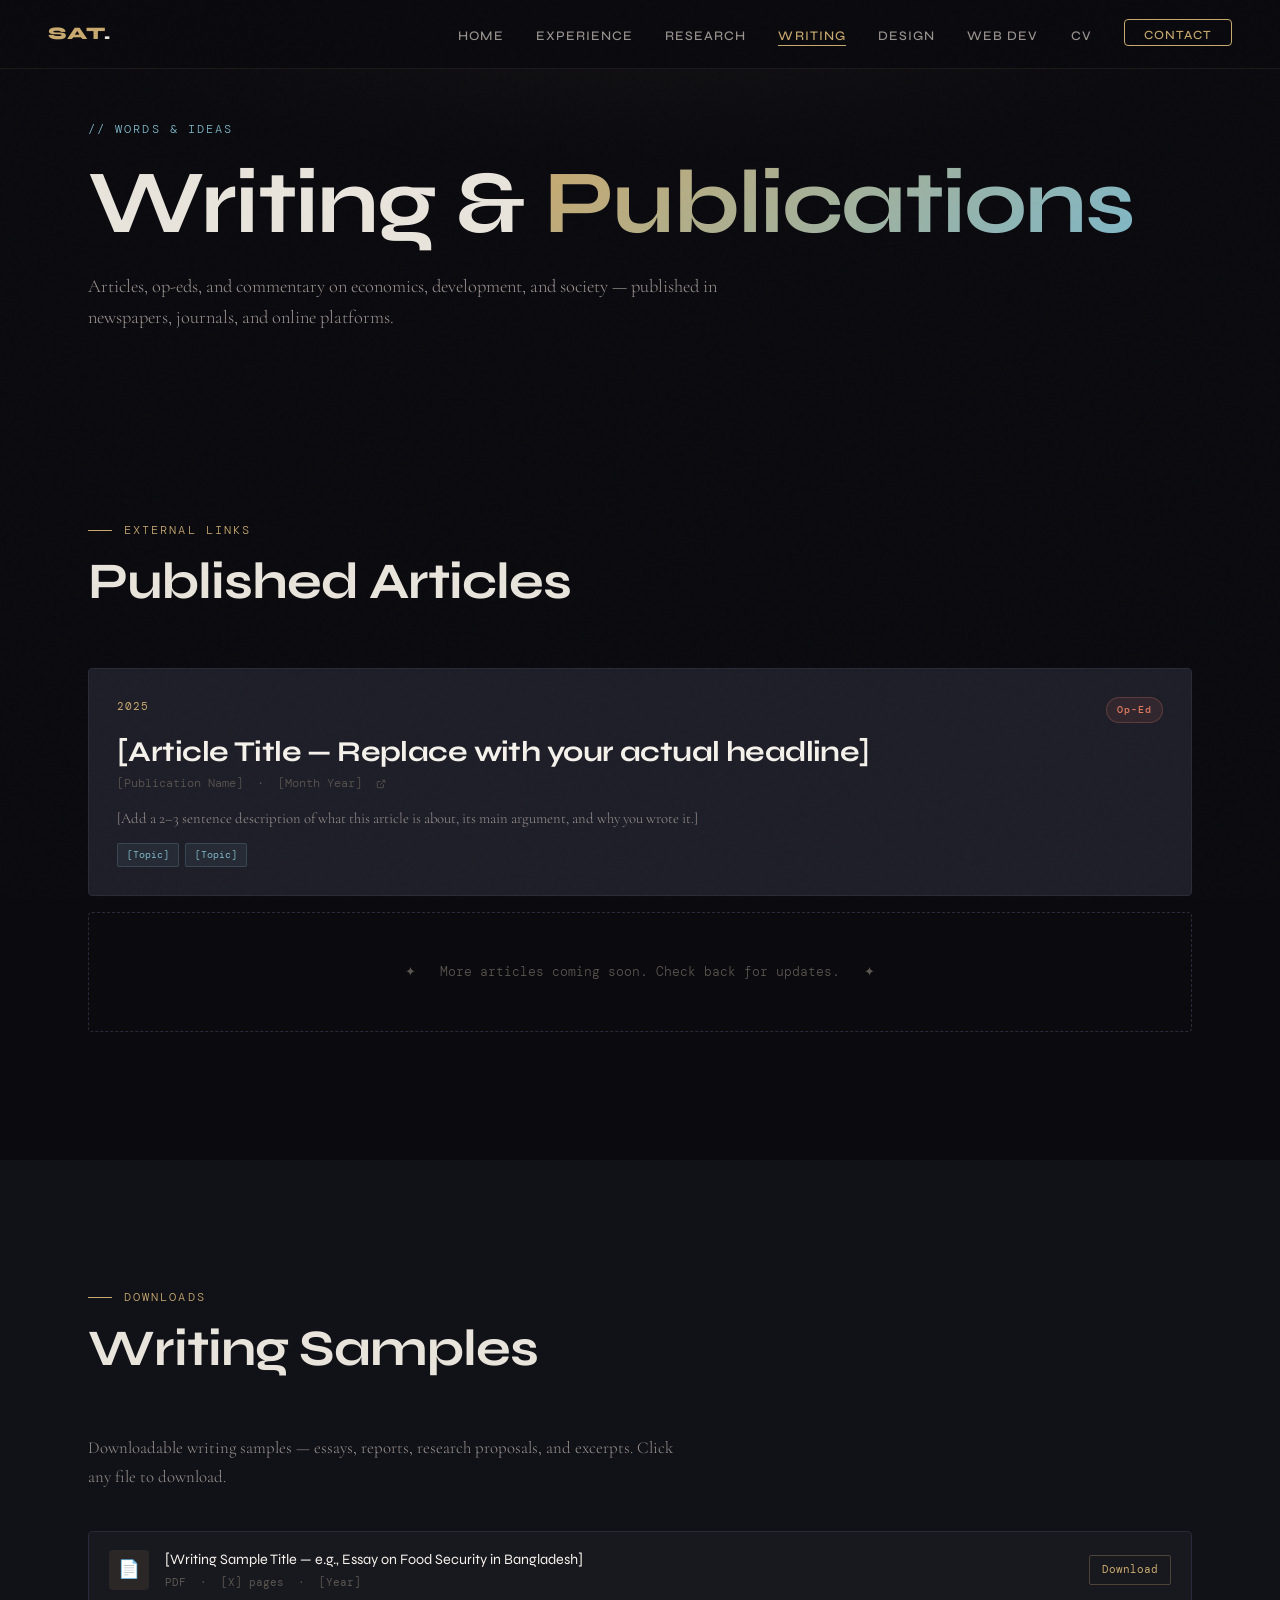
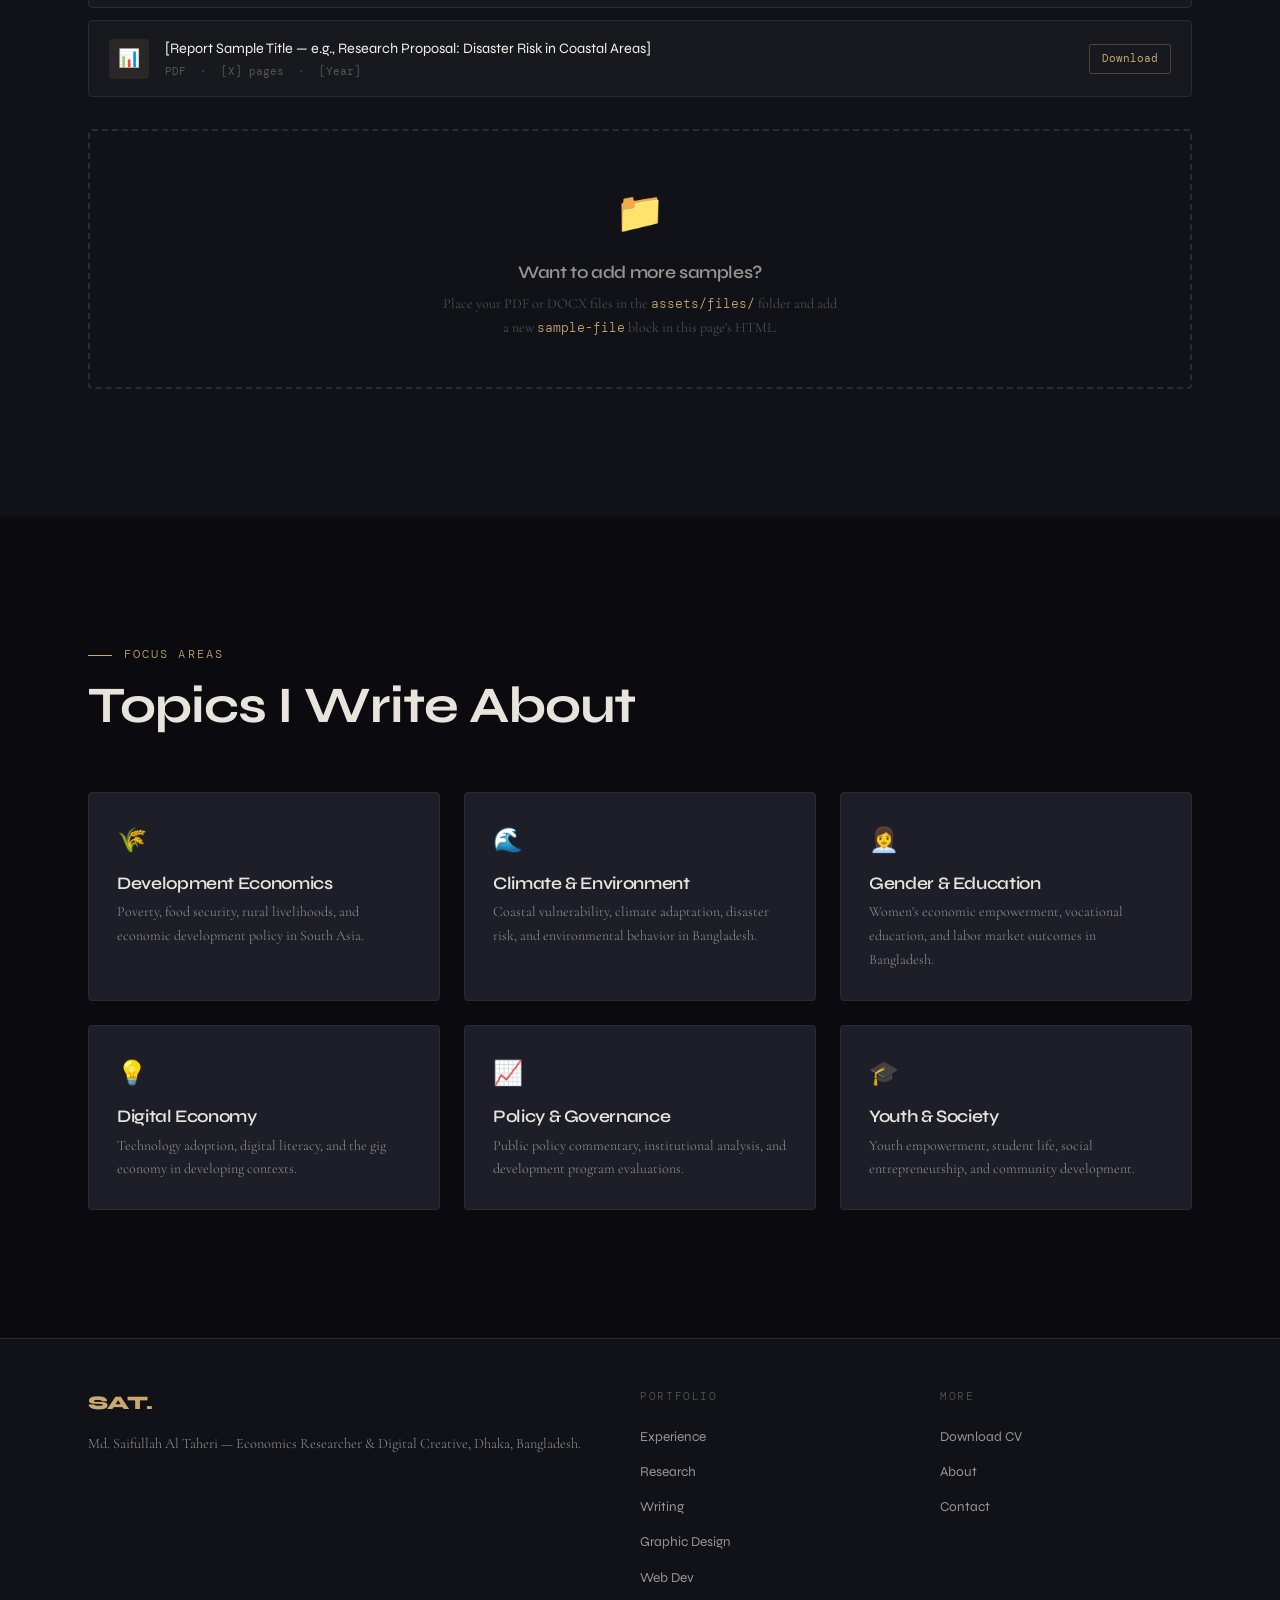
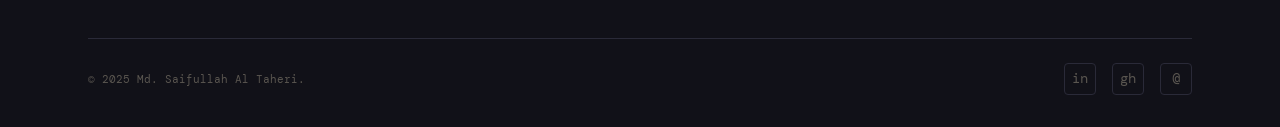
<file: writing.html>
<!DOCTYPE html>
<html lang="en">
<head>
  <meta charset="UTF-8" />
  <meta name="viewport" content="width=device-width, initial-scale=1.0" />
  <title>Writing & Publications | Md. Saifullah Al Taheri — Writer Bangladesh</title>
  <meta name="description" content="Articles, op-eds, newspaper publications, and writing samples by Md. Saifullah Al Taheri — covering economics, development, and social issues in Bangladesh." />
  <meta name="keywords" content="Saifullah Al Taheri writer, economics articles Bangladesh, op-ed Bangladesh, newspaper writing Bangladesh, development commentary, policy writing" />
  <meta name="author" content="Md. Saifullah Al Taheri" />
  <meta name="robots" content="index, follow" />
  <link rel="canonical" href="https://saifullahaltaheri.github.io/pages/writing.html" />
  <link rel="stylesheet" href="../css/style.css" />
  <style>
    .writing-card {
      background: var(--surface);
      border: 1px solid var(--border);
      border-radius: var(--radius);
      padding: 1.75rem;
      transition: var(--transition);
      position: relative;
      overflow: hidden;
    }
    .writing-card::after {
      content: '';
      position: absolute;
      left: 0; top: 0; bottom: 0;
      width: 3px;
      background: var(--accent);
      transform: scaleY(0);
      transform-origin: bottom;
      transition: transform 0.3s ease;
    }
    .writing-card:hover { border-color: rgba(200,169,110,0.35); transform: translateX(6px); }
    .writing-card:hover::after { transform: scaleY(1); }

    .upload-area {
      border: 2px dashed var(--border);
      border-radius: var(--radius);
      padding: 3rem 2rem;
      text-align: center;
      transition: var(--transition);
      cursor: pointer;
    }
    .upload-area:hover { border-color: var(--accent); background: rgba(200,169,110,0.03); }
    .upload-icon { font-size: 2.5rem; margin-bottom: 1rem; }
    .sample-file {
      display: flex;
      align-items: center;
      gap: 1rem;
      padding: 1rem 1.25rem;
      background: var(--bg3);
      border: 1px solid var(--border);
      border-radius: var(--radius);
      margin-bottom: 0.75rem;
      transition: var(--transition);
    }
    .sample-file:hover { border-color: rgba(200,169,110,0.3); }
    .file-icon {
      width: 40px; height: 40px;
      display: flex; align-items: center; justify-content: center;
      background: rgba(200,169,110,0.1);
      border-radius: var(--radius);
      font-size: 1.1rem; flex-shrink: 0;
    }
    .file-name { font-family: var(--font-display); font-size: 0.9rem; color: var(--white); }
    .file-meta { font-family: var(--font-mono); font-size: 0.68rem; color: var(--text-muted); }
    .file-dl {
      margin-left: auto;
      font-family: var(--font-mono);
      font-size: 0.7rem;
      color: var(--accent);
      padding: 0.3rem 0.75rem;
      border: 1px solid rgba(200,169,110,0.3);
      border-radius: 2px;
      transition: var(--transition);
      text-decoration: none;
    }
    .file-dl:hover { background: rgba(200,169,110,0.1); }
  </style>
</head>
<body>

<nav role="navigation" aria-label="Main navigation">
  <a href="../index.html" class="nav-logo">SAT<span>.</span></a>
  <ul class="nav-links" role="list">
    <li><a href="../index.html">Home</a></li>
    <li><a href="experience.html">Experience</a></li>
    <li><a href="research.html">Research</a></li>
    <li><a href="writing.html">Writing</a></li>
    <li><a href="graphic-design.html">Design</a></li>
    <li><a href="web-dev.html">Web Dev</a></li>
    <li><a href="cv.html">CV</a></li>
    <li><a href="contact.html" class="nav-cta">Contact</a></li>
  </ul>
  <div class="hamburger" role="button" aria-label="Toggle menu" tabindex="0">
    <span></span><span></span><span></span>
  </div>
</nav>

<main>
<section class="page-hero">
  <div class="page-hero-bg"></div>
  <div class="container">
    <p class="page-hero-label">&#x2F;&#x2F; words &amp; ideas</p>
    <h1 class="page-hero-title">Writing &amp; <span class="gradient-text">Publications</span></h1>
    <p class="page-hero-desc">Articles, op-eds, and commentary on economics, development, and society — published in newspapers, journals, and online platforms.</p>
  </div>
</section>

<!-- EXTERNAL PUBLICATIONS / LINKS -->
<section class="section">
  <div class="container">
    <div class="section-header reveal">
      <p class="section-label">External Links</p>
      <h2>Published Articles</h2>
    </div>

    <!-- ═══════════════════════════════════════════════
         INSTRUCTION: Add your published articles below.
         Copy the "writing-card" block and fill in:
           - pub-year: year published
           - pub-title: article title (make it a link)
           - pub-meta: publication name · date
           - pub-abstract: 2–3 sentence summary
           - pub-tags: topic tags
           - href="": link to the article online
         ═══════════════════════════════════════════════ -->

    <div class="reveal">
      <!-- SAMPLE ENTRY — Replace with your real articles -->
      <article class="writing-card" style="margin-bottom:1rem;">
        <div style="display:flex; justify-content:space-between; align-items:flex-start; flex-wrap:wrap; gap:0.5rem; margin-bottom:0.75rem;">
          <span style="font-family:var(--font-mono); font-size:0.7rem; color:var(--accent); letter-spacing:0.1em;">2025</span>
          <span class="badge badge-pub">Op-Ed</span>
        </div>
        <!-- REPLACE href="#" with the actual article URL -->
        <h3><a href="#" target="_blank" rel="noopener noreferrer" style="color:var(--white); transition:color 0.3s;" onmouseover="this.style.color='var(--accent)'" onmouseout="this.style.color='var(--white)'">
          [Article Title — Replace with your actual headline]
        </a></h3>
        <p style="font-family:var(--font-mono); font-size:0.72rem; color:var(--text-muted); margin:0.4rem 0 0.75rem;">
          [Publication Name] &nbsp;·&nbsp; [Month Year]
          &nbsp;<svg width="10" height="10" fill="none" stroke="currentColor" viewBox="0 0 24 24" style="vertical-align:middle;"><path stroke-width="2" d="M18 13v6a2 2 0 01-2 2H5a2 2 0 01-2-2V8a2 2 0 012-2h6M15 3h6v6M10 14L21 3"/></svg>
        </p>
        <p style="font-family:var(--font-serif); font-size:0.92rem; color:var(--text-dim);">
          [Add a 2–3 sentence description of what this article is about, its main argument, and why you wrote it.]
        </p>
        <div class="pub-tags" style="margin-top:0.75rem;">
          <span class="pub-tag">[Topic]</span>
          <span class="pub-tag">[Topic]</span>
        </div>
      </article>

      <!-- ADD MORE ARTICLE CARDS HERE -->
      <!-- Copy the block above and paste below, filling in real details -->

      <!-- Empty state message shown when no articles yet -->
      <div id="no-articles-msg" style="text-align:center; padding:3rem; border:1px dashed var(--border); border-radius:var(--radius); margin-top:1rem;">
        <p style="font-family:var(--font-mono); font-size:0.8rem; color:var(--text-muted);">
          ✦ &nbsp; More articles coming soon. Check back for updates. &nbsp; ✦
        </p>
      </div>

    </div>
  </div>
</section>

<!-- WRITING SAMPLES UPLOAD -->
<section class="section" style="background:var(--bg2);">
  <div class="container">
    <div class="section-header reveal">
      <p class="section-label">Downloads</p>
      <h2>Writing Samples</h2>
    </div>
    <p class="reveal" style="max-width:600px; margin-bottom:2.5rem;">
      Downloadable writing samples — essays, reports, research proposals, and excerpts. Click any file to download.
    </p>

    <!-- ═══════════════════════════════════════════════
         INSTRUCTION: Add your writing samples here.
         1. Upload your PDF/DOCX files to the assets/files/ folder
         2. Copy a "sample-file" block below and update:
            - file-icon emoji (📄 for essay, 📊 for report, 🔬 for research)
            - file-name: display name
            - file-meta: "PDF · X pages · Year"
            - href: path like ../assets/files/your-file.pdf
         ═══════════════════════════════════════════════ -->

    <div class="reveal">
      <!-- SAMPLE FILE ENTRY — Replace or duplicate -->
      <div class="sample-file">
        <div class="file-icon">📄</div>
        <div>
          <div class="file-name">[Writing Sample Title — e.g., Essay on Food Security in Bangladesh]</div>
          <div class="file-meta">PDF &nbsp;·&nbsp; [X] pages &nbsp;·&nbsp; [Year]</div>
        </div>
        <!-- UPDATE href to the actual file path -->
        <a href="#" class="file-dl" download>Download</a>
      </div>

      <div class="sample-file">
        <div class="file-icon">📊</div>
        <div>
          <div class="file-name">[Report Sample Title — e.g., Research Proposal: Disaster Risk in Coastal Areas]</div>
          <div class="file-meta">PDF &nbsp;·&nbsp; [X] pages &nbsp;·&nbsp; [Year]</div>
        </div>
        <a href="#" class="file-dl" download>Download</a>
      </div>

      <!-- ADD MORE FILE ENTRIES HERE -->
    </div>

    <!-- Upload instructions box -->
    <div class="upload-area reveal" style="margin-top:2rem;" role="note" aria-label="Upload instructions">
      <div class="upload-icon">📁</div>
      <h4 style="margin-bottom:0.5rem; color:var(--text-dim);">Want to add more samples?</h4>
      <p style="font-size:0.88rem; color:var(--text-muted); max-width:400px; margin:0 auto;">
        Place your PDF or DOCX files in the <code style="font-family:var(--font-mono); color:var(--accent); font-size:0.82rem;">assets/files/</code> folder and add a new <code style="font-family:var(--font-mono); color:var(--accent); font-size:0.82rem;">sample-file</code> block in this page's HTML.
      </p>
    </div>

  </div>
</section>

<!-- TOPICS I WRITE ABOUT -->
<section class="section">
  <div class="container">
    <div class="section-header reveal">
      <p class="section-label">Focus Areas</p>
      <h2>Topics I Write About</h2>
    </div>
    <div class="grid-3 stagger">
      <div class="card">
        <div style="font-size:1.5rem; margin-bottom:0.75rem;">🌾</div>
        <h4 style="margin-bottom:0.4rem;">Development Economics</h4>
        <p style="font-size:0.88rem;">Poverty, food security, rural livelihoods, and economic development policy in South Asia.</p>
      </div>
      <div class="card">
        <div style="font-size:1.5rem; margin-bottom:0.75rem;">🌊</div>
        <h4 style="margin-bottom:0.4rem;">Climate & Environment</h4>
        <p style="font-size:0.88rem;">Coastal vulnerability, climate adaptation, disaster risk, and environmental behavior in Bangladesh.</p>
      </div>
      <div class="card">
        <div style="font-size:1.5rem; margin-bottom:0.75rem;">👩‍💼</div>
        <h4 style="margin-bottom:0.4rem;">Gender & Education</h4>
        <p style="font-size:0.88rem;">Women's economic empowerment, vocational education, and labor market outcomes in Bangladesh.</p>
      </div>
      <div class="card">
        <div style="font-size:1.5rem; margin-bottom:0.75rem;">💡</div>
        <h4 style="margin-bottom:0.4rem;">Digital Economy</h4>
        <p style="font-size:0.88rem;">Technology adoption, digital literacy, and the gig economy in developing contexts.</p>
      </div>
      <div class="card">
        <div style="font-size:1.5rem; margin-bottom:0.75rem;">📈</div>
        <h4 style="margin-bottom:0.4rem;">Policy & Governance</h4>
        <p style="font-size:0.88rem;">Public policy commentary, institutional analysis, and development program evaluations.</p>
      </div>
      <div class="card">
        <div style="font-size:1.5rem; margin-bottom:0.75rem;">🎓</div>
        <h4 style="margin-bottom:0.4rem;">Youth & Society</h4>
        <p style="font-size:0.88rem;">Youth empowerment, student life, social entrepreneurship, and community development.</p>
      </div>
    </div>
  </div>
</section>
</main>

<footer role="contentinfo">
  <div class="container">
    <div class="footer-grid">
      <div>
        <div class="footer-brand-name">SAT.</div>
        <p class="footer-tagline">Md. Saifullah Al Taheri — Economics Researcher &amp; Digital Creative, Dhaka, Bangladesh.</p>
      </div>
      <div>
        <p class="footer-heading">Portfolio</p>
        <ul class="footer-links">
          <li><a href="experience.html">Experience</a></li>
          <li><a href="research.html">Research</a></li>
          <li><a href="writing.html">Writing</a></li>
          <li><a href="graphic-design.html">Graphic Design</a></li>
          <li><a href="web-dev.html">Web Dev</a></li>
        </ul>
      </div>
      <div>
        <p class="footer-heading">More</p>
        <ul class="footer-links">
          <li><a href="cv.html">Download CV</a></li>
          <li><a href="about.html">About</a></li>
          <li><a href="contact.html">Contact</a></li>
        </ul>
      </div>
    </div>
    <div class="footer-bottom">
      <span>&copy; 2025 Md. Saifullah Al Taheri.</span>
      <div class="footer-socials">
        <a href="#" class="footer-social" aria-label="LinkedIn">in</a>
        <a href="#" class="footer-social" aria-label="GitHub">gh</a>
        <a href="mailto:md.saifullah.taheri@gmail.com" class="footer-social" aria-label="Email">@</a>
      </div>
    </div>
  </div>
</footer>
<script src="../js/main.js"></script>
</body>
</html>
</file>
<file: css/style.css>
/* =========================================
   SAIFULLAH AL TAHERI — PORTFOLIO
   Design System & Global Styles
   ========================================= */

@import url('https://fonts.googleapis.com/css2?family=Cormorant+Garamond:ital,wght@0,300;0,400;0,600;0,700;1,300;1,400&family=DM+Mono:wght@300;400;500&family=Syne:wght@400;500;600;700;800&display=swap');

/* --- CSS Variables --- */
:root {
  --bg:          #0a0a0f;
  --bg2:         #111118;
  --bg3:         #18181f;
  --surface:     #1e1e28;
  --border:      #2a2a38;
  --accent:      #c8a96e;        /* warm gold */
  --accent2:     #7eb8c9;        /* cool teal */
  --accent3:     #e07a5f;        /* terracotta */
  --text:        #e8e4dc;
  --text-dim:    #9a9490;
  --text-muted:  #5a5650;
  --white:       #f5f1eb;
  --font-display: 'Syne', sans-serif;
  --font-serif:   'Cormorant Garamond', serif;
  --font-mono:    'DM Mono', monospace;
  --radius:       4px;
  --transition:   0.3s cubic-bezier(0.4, 0, 0.2, 1);
  --shadow:       0 8px 40px rgba(0,0,0,0.5);
}

/* --- Reset & Base --- */
*, *::before, *::after { box-sizing: border-box; margin: 0; padding: 0; }

html { scroll-behavior: smooth; font-size: 16px; }

body {
  background-color: var(--bg);
  color: var(--text);
  font-family: var(--font-display);
  line-height: 1.7;
  overflow-x: hidden;
  cursor: default;
}

/* Custom scrollbar */
::-webkit-scrollbar { width: 4px; }
::-webkit-scrollbar-track { background: var(--bg); }
::-webkit-scrollbar-thumb { background: var(--accent); border-radius: 2px; }

/* --- Typography --- */
h1, h2, h3, h4, h5 {
  font-family: var(--font-display);
  font-weight: 700;
  line-height: 1.15;
  letter-spacing: -0.02em;
}

h1 { font-size: clamp(2.8rem, 7vw, 6rem); }
h2 { font-size: clamp(2rem, 4vw, 3.2rem); }
h3 { font-size: clamp(1.3rem, 2.5vw, 1.8rem); }
h4 { font-size: 1.1rem; font-weight: 600; }

p { font-family: var(--font-serif); font-size: 1.05rem; font-weight: 300; color: var(--text-dim); }

a { color: inherit; text-decoration: none; transition: var(--transition); }

img { max-width: 100%; display: block; }

.serif { font-family: var(--font-serif); }
.mono  { font-family: var(--font-mono); }

/* --- Layout --- */
.container { max-width: 1200px; margin: 0 auto; padding: 0 clamp(1rem, 4vw, 3rem); }
.section   { padding: clamp(4rem, 10vw, 8rem) 0; }

/* --- Noise Texture Overlay --- */
body::before {
  content: '';
  position: fixed; inset: 0;
  background-image: url("data:image/svg+xml,%3Csvg viewBox='0 0 256 256' xmlns='http://www.w3.org/2000/svg'%3E%3Cfilter id='noise'%3E%3CfeTurbulence type='fractalNoise' baseFrequency='0.9' numOctaves='4' stitchTiles='stitch'/%3E%3C/filter%3E%3Crect width='100%25' height='100%25' filter='url(%23noise)' opacity='0.04'/%3E%3C/svg%3E");
  pointer-events: none; z-index: 9999; opacity: 0.4;
}

/* =========================================
   NAVIGATION
   ========================================= */
nav {
  position: fixed; top: 0; left: 0; right: 0; z-index: 1000;
  padding: 1.2rem clamp(1rem, 4vw, 3rem);
  display: flex; align-items: center; justify-content: space-between;
  backdrop-filter: blur(20px);
  background: rgba(10, 10, 15, 0.85);
  border-bottom: 1px solid rgba(200, 169, 110, 0.1);
  transition: var(--transition);
}

.nav-logo {
  font-family: var(--font-display);
  font-weight: 800;
  font-size: 1.1rem;
  letter-spacing: 0.05em;
  color: var(--accent);
  text-transform: uppercase;
}

.nav-logo span { color: var(--text); }

.nav-links {
  display: flex; gap: 2rem; list-style: none; align-items: center;
}

.nav-links a {
  font-size: 0.82rem;
  font-weight: 500;
  letter-spacing: 0.08em;
  text-transform: uppercase;
  color: var(--text-dim);
  position: relative;
  padding-bottom: 2px;
}

.nav-links a::after {
  content: '';
  position: absolute; bottom: 0; left: 0;
  width: 0; height: 1px;
  background: var(--accent);
  transition: width 0.3s ease;
}

.nav-links a:hover, .nav-links a.active { color: var(--accent); }
.nav-links a:hover::after, .nav-links a.active::after { width: 100%; }

.nav-cta {
  padding: 0.45rem 1.2rem;
  border: 1px solid var(--accent);
  color: var(--accent) !important;
  border-radius: var(--radius);
  font-size: 0.78rem !important;
  letter-spacing: 0.1em;
  transition: var(--transition) !important;
}

.nav-cta:hover { background: var(--accent); color: var(--bg) !important; }
.nav-cta::after { display: none !important; }

/* Hamburger */
.hamburger { display: none; flex-direction: column; gap: 5px; cursor: pointer; padding: 4px; }
.hamburger span { display: block; width: 24px; height: 2px; background: var(--text); transition: var(--transition); }

/* =========================================
   HERO — index.html
   ========================================= */
.hero {
  min-height: 100vh;
  display: flex; align-items: center;
  position: relative;
  overflow: hidden;
  padding-top: 80px;
}

.hero-bg {
  position: absolute; inset: 0;
  background: radial-gradient(ellipse 80% 60% at 70% 50%, rgba(200,169,110,0.06) 0%, transparent 70%),
              radial-gradient(ellipse 50% 50% at 20% 80%, rgba(126,184,201,0.05) 0%, transparent 60%);
}

.hero-grid {
  display: grid;
  grid-template-columns: 1fr 1fr;
  gap: 4rem;
  align-items: center;
  position: relative; z-index: 1;
}

.hero-eyebrow {
  font-family: var(--font-mono);
  font-size: 0.78rem;
  color: var(--accent);
  letter-spacing: 0.15em;
  text-transform: uppercase;
  margin-bottom: 1.2rem;
  opacity: 0;
  animation: fadeUp 0.6s ease 0.2s forwards;
}

.hero-title {
  opacity: 0;
  animation: fadeUp 0.7s ease 0.35s forwards;
}

.hero-title .line { display: block; }
.hero-title .highlight { color: var(--accent); font-style: italic; font-family: var(--font-serif); }

.hero-desc {
  margin: 1.5rem 0 2.5rem;
  font-family: var(--font-serif);
  font-size: 1.15rem;
  font-weight: 300;
  color: var(--text-dim);
  opacity: 0;
  animation: fadeUp 0.7s ease 0.5s forwards;
}

.hero-tags {
  display: flex; flex-wrap: wrap; gap: 0.6rem;
  margin-bottom: 2.5rem;
  opacity: 0;
  animation: fadeUp 0.7s ease 0.6s forwards;
}

.tag {
  font-family: var(--font-mono);
  font-size: 0.72rem;
  letter-spacing: 0.08em;
  padding: 0.3rem 0.8rem;
  border: 1px solid var(--border);
  border-radius: 2px;
  color: var(--text-dim);
  transition: var(--transition);
}

.tag:hover { border-color: var(--accent); color: var(--accent); }

.hero-actions {
  display: flex; gap: 1rem; flex-wrap: wrap;
  opacity: 0;
  animation: fadeUp 0.7s ease 0.75s forwards;
}

.btn-primary {
  display: inline-flex; align-items: center; gap: 0.5rem;
  padding: 0.85rem 2rem;
  background: var(--accent);
  color: var(--bg);
  font-family: var(--font-display);
  font-size: 0.82rem;
  font-weight: 600;
  letter-spacing: 0.08em;
  text-transform: uppercase;
  border-radius: var(--radius);
  transition: var(--transition);
  border: 2px solid var(--accent);
}

.btn-primary:hover { background: transparent; color: var(--accent); }

.btn-outline {
  display: inline-flex; align-items: center; gap: 0.5rem;
  padding: 0.85rem 2rem;
  border: 2px solid var(--border);
  color: var(--text-dim);
  font-family: var(--font-display);
  font-size: 0.82rem;
  font-weight: 600;
  letter-spacing: 0.08em;
  text-transform: uppercase;
  border-radius: var(--radius);
  transition: var(--transition);
}

.btn-outline:hover { border-color: var(--accent); color: var(--accent); }

/* Hero visual — animated rings */
.hero-visual {
  position: relative;
  display: flex; align-items: center; justify-content: center;
  height: 500px;
  opacity: 0;
  animation: fadeIn 1.2s ease 0.8s forwards;
}

.ring {
  position: absolute;
  border-radius: 50%;
  border: 1px solid;
}

.ring-1 { width: 320px; height: 320px; border-color: rgba(200,169,110,0.15); animation: rotateRing 20s linear infinite; }
.ring-2 { width: 240px; height: 240px; border-color: rgba(126,184,201,0.12); animation: rotateRing 15s linear infinite reverse; }
.ring-3 { width: 160px; height: 160px; border-color: rgba(200,169,110,0.2); animation: rotateRing 10s linear infinite; }

.ring::before {
  content: '';
  position: absolute;
  width: 8px; height: 8px;
  background: var(--accent);
  border-radius: 50%;
  top: -4px; left: 50%;
  transform: translateX(-50%);
  box-shadow: 0 0 12px var(--accent);
}

.hero-center-text {
  position: relative; z-index: 1; text-align: center;
}

.hero-center-text .big-number {
  font-family: var(--font-serif);
  font-size: 3.5rem;
  color: var(--accent);
  font-weight: 300;
  font-style: italic;
}

.hero-center-text p {
  font-family: var(--font-mono);
  font-size: 0.7rem;
  letter-spacing: 0.12em;
  color: var(--text-muted);
  text-transform: uppercase;
}

/* Floating stat cards */
.hero-stat {
  position: absolute;
  background: var(--surface);
  border: 1px solid var(--border);
  border-radius: var(--radius);
  padding: 0.75rem 1rem;
  min-width: 120px;
}

.hero-stat-number {
  font-family: var(--font-display);
  font-size: 1.5rem;
  font-weight: 800;
  color: var(--accent);
  display: block;
}

.hero-stat-label {
  font-family: var(--font-mono);
  font-size: 0.65rem;
  color: var(--text-muted);
  letter-spacing: 0.1em;
  text-transform: uppercase;
}

.stat-tl { top: 15%; left: 5%; animation: float 4s ease-in-out infinite; }
.stat-tr { top: 20%; right: 5%; animation: float 4s ease-in-out 1s infinite; }
.stat-bl { bottom: 20%; left: 0%; animation: float 4s ease-in-out 2s infinite; }
.stat-br { bottom: 15%; right: 5%; animation: float 4s ease-in-out 0.5s infinite; }

/* =========================================
   SECTION HEADERS
   ========================================= */
.section-header { margin-bottom: 3.5rem; }

.section-label {
  font-family: var(--font-mono);
  font-size: 0.72rem;
  color: var(--accent);
  letter-spacing: 0.18em;
  text-transform: uppercase;
  display: flex; align-items: center; gap: 0.75rem;
  margin-bottom: 0.75rem;
}

.section-label::before {
  content: '';
  display: inline-block;
  width: 24px; height: 1px;
  background: var(--accent);
}

/* =========================================
   CARDS & GRIDS
   ========================================= */
.card {
  background: var(--surface);
  border: 1px solid var(--border);
  border-radius: var(--radius);
  padding: 1.75rem;
  transition: var(--transition);
  position: relative; overflow: hidden;
}

.card::before {
  content: '';
  position: absolute; inset: 0;
  background: linear-gradient(135deg, rgba(200,169,110,0.04) 0%, transparent 60%);
  opacity: 0;
  transition: var(--transition);
}

.card:hover { border-color: rgba(200,169,110,0.35); transform: translateY(-3px); box-shadow: var(--shadow); }
.card:hover::before { opacity: 1; }

.grid-2 { display: grid; grid-template-columns: repeat(2, 1fr); gap: 1.5rem; }
.grid-3 { display: grid; grid-template-columns: repeat(3, 1fr); gap: 1.5rem; }
.grid-4 { display: grid; grid-template-columns: repeat(4, 1fr); gap: 1.25rem; }

/* =========================================
   SKILLS / TAGS SECTION
   ========================================= */
.skill-group { margin-bottom: 2rem; }
.skill-group-title {
  font-family: var(--font-mono);
  font-size: 0.72rem;
  color: var(--accent);
  letter-spacing: 0.15em;
  text-transform: uppercase;
  margin-bottom: 0.75rem;
}

.skill-tags { display: flex; flex-wrap: wrap; gap: 0.5rem; }
.skill-tag {
  font-family: var(--font-mono);
  font-size: 0.75rem;
  padding: 0.35rem 0.85rem;
  background: rgba(200,169,110,0.07);
  border: 1px solid rgba(200,169,110,0.2);
  border-radius: 2px;
  color: var(--text-dim);
  transition: var(--transition);
}

.skill-tag:hover { background: rgba(200,169,110,0.15); color: var(--accent); }

/* =========================================
   DIVIDER / ORNAMENT
   ========================================= */
.divider {
  display: flex; align-items: center; gap: 1rem;
  margin: 3rem 0;
  color: var(--text-muted);
  font-family: var(--font-mono);
  font-size: 0.65rem;
  letter-spacing: 0.1em;
}

.divider::before, .divider::after {
  content: '';
  flex: 1;
  height: 1px;
  background: var(--border);
}

/* =========================================
   EXPERIENCE TIMELINE
   ========================================= */
.timeline { position: relative; padding-left: 2rem; }

.timeline::before {
  content: '';
  position: absolute; left: 0; top: 0; bottom: 0;
  width: 1px;
  background: linear-gradient(to bottom, var(--accent), transparent);
}

.timeline-item {
  position: relative;
  padding-bottom: 3rem;
}

.timeline-item::before {
  content: '';
  position: absolute; left: -2.35rem; top: 6px;
  width: 10px; height: 10px;
  border-radius: 50%;
  background: var(--bg);
  border: 2px solid var(--accent);
  transition: var(--transition);
}

.timeline-item:hover::before { background: var(--accent); box-shadow: 0 0 12px var(--accent); }

.timeline-date {
  font-family: var(--font-mono);
  font-size: 0.7rem;
  color: var(--accent);
  letter-spacing: 0.1em;
  text-transform: uppercase;
  margin-bottom: 0.4rem;
}

.timeline-role {
  font-family: var(--font-display);
  font-size: 1.15rem;
  font-weight: 700;
  color: var(--white);
  margin-bottom: 0.2rem;
}

.timeline-org {
  font-family: var(--font-mono);
  font-size: 0.78rem;
  color: var(--text-dim);
  margin-bottom: 0.75rem;
}

.timeline-body {
  font-family: var(--font-serif);
  font-size: 0.95rem;
  color: var(--text-dim);
}

.timeline-skills {
  display: flex; flex-wrap: wrap; gap: 0.4rem;
  margin-top: 0.75rem;
}

.timeline-skill {
  font-family: var(--font-mono);
  font-size: 0.67rem;
  padding: 0.2rem 0.6rem;
  border: 1px solid var(--border);
  border-radius: 2px;
  color: var(--text-muted);
}

/* =========================================
   PAGE HERO (inner pages)
   ========================================= */
.page-hero {
  padding: 120px 0 60px;
  position: relative;
  overflow: hidden;
}

.page-hero-bg {
  position: absolute; inset: 0;
  background: radial-gradient(ellipse 70% 60% at 50% 0%, rgba(200,169,110,0.05) 0%, transparent 70%);
}

.page-hero-label {
  font-family: var(--font-mono);
  font-size: 0.72rem;
  color: var(--accent2);
  letter-spacing: 0.18em;
  text-transform: uppercase;
  margin-bottom: 0.75rem;
}

.page-hero-title { position: relative; z-index: 1; }

.page-hero-desc {
  font-family: var(--font-serif);
  font-size: 1.15rem;
  color: var(--text-dim);
  max-width: 650px;
  margin-top: 1rem;
  position: relative; z-index: 1;
}

/* =========================================
   GRID PORTFOLIO ITEMS
   ========================================= */
.portfolio-grid {
  display: grid;
  grid-template-columns: repeat(auto-fill, minmax(300px, 1fr));
  gap: 1.5rem;
}

.portfolio-item {
  position: relative; overflow: hidden;
  border-radius: var(--radius);
  background: var(--surface);
  border: 1px solid var(--border);
  aspect-ratio: 4/3;
  transition: var(--transition);
}

.portfolio-item img { width: 100%; height: 100%; object-fit: cover; transition: transform 0.5s ease; }

.portfolio-item:hover img { transform: scale(1.06); }

.portfolio-item-overlay {
  position: absolute; inset: 0;
  background: linear-gradient(to top, rgba(10,10,15,0.95) 0%, rgba(10,10,15,0.4) 50%, transparent 100%);
  opacity: 0;
  transition: var(--transition);
  display: flex; align-items: flex-end;
  padding: 1.5rem;
}

.portfolio-item:hover .portfolio-item-overlay { opacity: 1; }

.portfolio-item-info h4 { color: var(--white); font-size: 1rem; margin-bottom: 0.25rem; }
.portfolio-item-info p { font-size: 0.78rem; color: var(--text-dim); font-family: var(--font-mono); }

/* Placeholder for portfolio items without images */
.portfolio-placeholder {
  width: 100%; height: 100%;
  display: flex; align-items: center; justify-content: center;
  background: linear-gradient(135deg, var(--bg3), var(--surface));
  color: var(--text-muted);
  font-size: 3rem;
}

/* =========================================
   PUBLICATIONS / WRITING
   ========================================= */
.pub-item {
  padding: 1.5rem 0;
  border-bottom: 1px solid var(--border);
  display: grid;
  grid-template-columns: 80px 1fr;
  gap: 1.5rem;
  align-items: start;
  transition: var(--transition);
}

.pub-item:hover { padding-left: 0.5rem; }
.pub-item:last-child { border-bottom: none; }

.pub-year {
  font-family: var(--font-mono);
  font-size: 0.72rem;
  color: var(--accent);
  letter-spacing: 0.1em;
  padding-top: 0.2rem;
}

.pub-title {
  font-family: var(--font-display);
  font-size: 1.05rem;
  font-weight: 600;
  color: var(--white);
  margin-bottom: 0.35rem;
  transition: var(--transition);
}

.pub-item:hover .pub-title { color: var(--accent); }

.pub-meta {
  font-family: var(--font-mono);
  font-size: 0.72rem;
  color: var(--text-muted);
  margin-bottom: 0.5rem;
}

.pub-abstract {
  font-family: var(--font-serif);
  font-size: 0.9rem;
  color: var(--text-dim);
}

.pub-tags { display: flex; gap: 0.4rem; flex-wrap: wrap; margin-top: 0.6rem; }
.pub-tag {
  font-family: var(--font-mono);
  font-size: 0.65rem;
  padding: 0.15rem 0.55rem;
  background: rgba(126,184,201,0.08);
  border: 1px solid rgba(126,184,201,0.2);
  color: var(--accent2);
  border-radius: 2px;
}

/* =========================================
   CONTACT FORM
   ========================================= */
.form-group { margin-bottom: 1.5rem; }

label {
  display: block;
  font-family: var(--font-mono);
  font-size: 0.72rem;
  letter-spacing: 0.1em;
  text-transform: uppercase;
  color: var(--text-dim);
  margin-bottom: 0.5rem;
}

input[type="text"],
input[type="email"],
textarea,
select {
  width: 100%;
  background: var(--bg3);
  border: 1px solid var(--border);
  border-radius: var(--radius);
  padding: 0.85rem 1rem;
  color: var(--text);
  font-family: var(--font-serif);
  font-size: 1rem;
  outline: none;
  transition: var(--transition);
  -webkit-appearance: none;
}

input:focus, textarea:focus, select:focus {
  border-color: var(--accent);
  background: var(--surface);
  box-shadow: 0 0 0 3px rgba(200,169,110,0.1);
}

textarea { min-height: 160px; resize: vertical; }

.form-submit { margin-top: 0.5rem; }

/* =========================================
   CONTACT INFO
   ========================================= */
.contact-detail {
  display: flex; align-items: flex-start; gap: 1rem;
  padding: 1rem 0;
  border-bottom: 1px solid var(--border);
}

.contact-icon {
  width: 40px; height: 40px;
  display: flex; align-items: center; justify-content: center;
  background: rgba(200,169,110,0.08);
  border: 1px solid rgba(200,169,110,0.2);
  border-radius: var(--radius);
  flex-shrink: 0;
  font-size: 1rem;
}

.contact-label {
  font-family: var(--font-mono);
  font-size: 0.68rem;
  letter-spacing: 0.1em;
  text-transform: uppercase;
  color: var(--text-muted);
  margin-bottom: 0.2rem;
}

.contact-value {
  font-family: var(--font-display);
  font-size: 0.9rem;
  color: var(--text);
  transition: var(--transition);
}

a.contact-value:hover { color: var(--accent); }

/* =========================================
   FOOTER
   ========================================= */
footer {
  background: var(--bg2);
  border-top: 1px solid var(--border);
  padding: 3rem 0 2rem;
}

.footer-grid {
  display: grid;
  grid-template-columns: 2fr 1fr 1fr;
  gap: 3rem;
  margin-bottom: 2.5rem;
}

.footer-brand-name {
  font-family: var(--font-display);
  font-size: 1.2rem;
  font-weight: 800;
  color: var(--accent);
  margin-bottom: 0.75rem;
}

.footer-tagline {
  font-family: var(--font-serif);
  font-size: 0.9rem;
  color: var(--text-dim);
}

.footer-heading {
  font-family: var(--font-mono);
  font-size: 0.68rem;
  letter-spacing: 0.15em;
  text-transform: uppercase;
  color: var(--text-muted);
  margin-bottom: 1rem;
}

.footer-links { list-style: none; }
.footer-links li { margin-bottom: 0.5rem; }
.footer-links a {
  font-family: var(--font-display);
  font-size: 0.85rem;
  color: var(--text-dim);
  transition: var(--transition);
}
.footer-links a:hover { color: var(--accent); padding-left: 4px; }

.footer-bottom {
  display: flex; align-items: center; justify-content: space-between;
  padding-top: 1.5rem;
  border-top: 1px solid var(--border);
  font-family: var(--font-mono);
  font-size: 0.68rem;
  color: var(--text-muted);
}

.footer-socials { display: flex; gap: 1rem; }
.footer-social {
  width: 32px; height: 32px;
  display: flex; align-items: center; justify-content: center;
  border: 1px solid var(--border);
  border-radius: var(--radius);
  color: var(--text-muted);
  font-size: 0.85rem;
  transition: var(--transition);
  text-decoration: none;
}
.footer-social:hover { border-color: var(--accent); color: var(--accent); }

/* =========================================
   ANIMATIONS
   ========================================= */
@keyframes fadeUp {
  from { opacity: 0; transform: translateY(24px); }
  to   { opacity: 1; transform: translateY(0); }
}

@keyframes fadeIn {
  from { opacity: 0; }
  to   { opacity: 1; }
}

@keyframes float {
  0%, 100% { transform: translateY(0); }
  50%       { transform: translateY(-10px); }
}

@keyframes rotateRing {
  from { transform: rotate(0deg); }
  to   { transform: rotate(360deg); }
}

@keyframes shimmer {
  0%   { background-position: -200% center; }
  100% { background-position: 200% center; }
}

/* Scroll-triggered fade-in */
.reveal {
  opacity: 0;
  transform: translateY(30px);
  transition: opacity 0.7s ease, transform 0.7s ease;
}
.reveal.visible { opacity: 1; transform: translateY(0); }

/* Staggered children */
.stagger > * { opacity: 0; transform: translateY(20px); }
.stagger.visible > *:nth-child(1) { animation: fadeUp 0.5s ease 0.0s forwards; }
.stagger.visible > *:nth-child(2) { animation: fadeUp 0.5s ease 0.1s forwards; }
.stagger.visible > *:nth-child(3) { animation: fadeUp 0.5s ease 0.2s forwards; }
.stagger.visible > *:nth-child(4) { animation: fadeUp 0.5s ease 0.3s forwards; }
.stagger.visible > *:nth-child(5) { animation: fadeUp 0.5s ease 0.4s forwards; }
.stagger.visible > *:nth-child(6) { animation: fadeUp 0.5s ease 0.5s forwards; }

/* Text cursor blink */
.cursor {
  display: inline-block;
  width: 2px; height: 1em;
  background: var(--accent);
  margin-left: 2px;
  animation: blink 1s step-end infinite;
  vertical-align: middle;
}

@keyframes blink { 0%, 100% { opacity: 1; } 50% { opacity: 0; } }

/* Gradient text */
.gradient-text {
  background: linear-gradient(135deg, var(--accent), var(--accent2));
  -webkit-background-clip: text;
  -webkit-text-fill-color: transparent;
  background-clip: text;
}

/* =========================================
   RESPONSIVE
   ========================================= */
@media (max-width: 900px) {
  .hero-grid { grid-template-columns: 1fr; }
  .hero-visual { display: none; }
  .grid-2, .grid-3, .grid-4 { grid-template-columns: 1fr; }
  .footer-grid { grid-template-columns: 1fr 1fr; }

  .nav-links {
    position: fixed; inset: 0; top: 64px;
    background: var(--bg);
    flex-direction: column;
    justify-content: center;
    align-items: center;
    gap: 2rem;
    transform: translateX(100%);
    transition: transform 0.4s ease;
  }

  .nav-links.open { transform: translateX(0); }
  .nav-links a { font-size: 1.1rem; }
  .hamburger { display: flex; }
}

@media (max-width: 600px) {
  .footer-grid { grid-template-columns: 1fr; }
  .pub-item { grid-template-columns: 1fr; }
  .pub-year { padding-bottom: 0; }
  .footer-bottom { flex-direction: column; gap: 1rem; text-align: center; }
}

/* =========================================
   UTILITY
   ========================================= */
.text-accent  { color: var(--accent); }
.text-accent2 { color: var(--accent2); }
.text-muted   { color: var(--text-muted); }
.text-dim     { color: var(--text-dim); }
.mt-1 { margin-top: 0.5rem; }
.mt-2 { margin-top: 1rem; }
.mt-3 { margin-top: 1.5rem; }
.mt-4 { margin-top: 2rem; }
.mb-4 { margin-bottom: 2rem; }
.flex { display: flex; }
.align-center { align-items: center; }
.gap-1 { gap: 0.5rem; }
.gap-2 { gap: 1rem; }

/* Status badges */
.badge {
  display: inline-block;
  font-family: var(--font-mono);
  font-size: 0.65rem;
  letter-spacing: 0.08em;
  padding: 0.2rem 0.65rem;
  border-radius: 20px;
  font-weight: 500;
}

.badge-review  { background: rgba(200,169,110,0.1); color: var(--accent); border: 1px solid rgba(200,169,110,0.25); }
.badge-ongoing { background: rgba(126,184,201,0.1); color: var(--accent2); border: 1px solid rgba(126,184,201,0.25); }
.badge-pub     { background: rgba(224,122,95,0.1);  color: var(--accent3); border: 1px solid rgba(224,122,95,0.25); }
</file>
